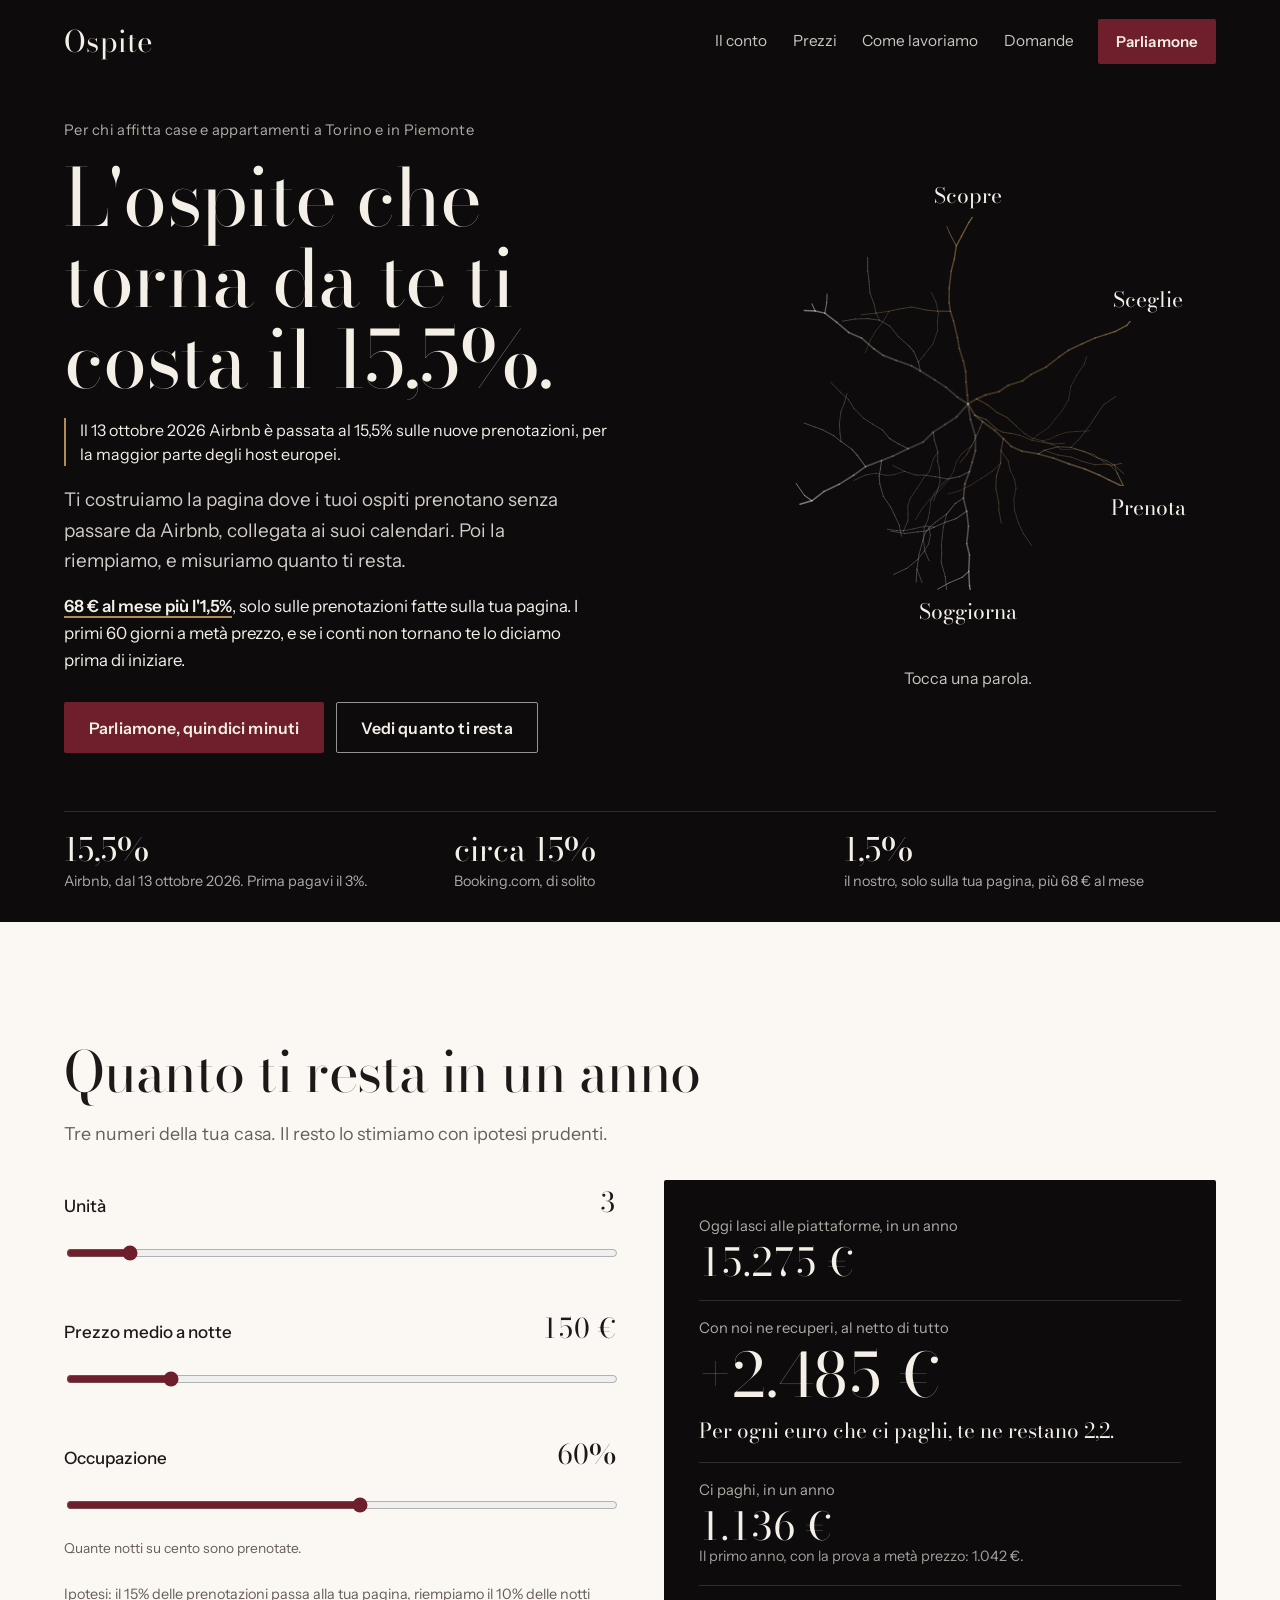
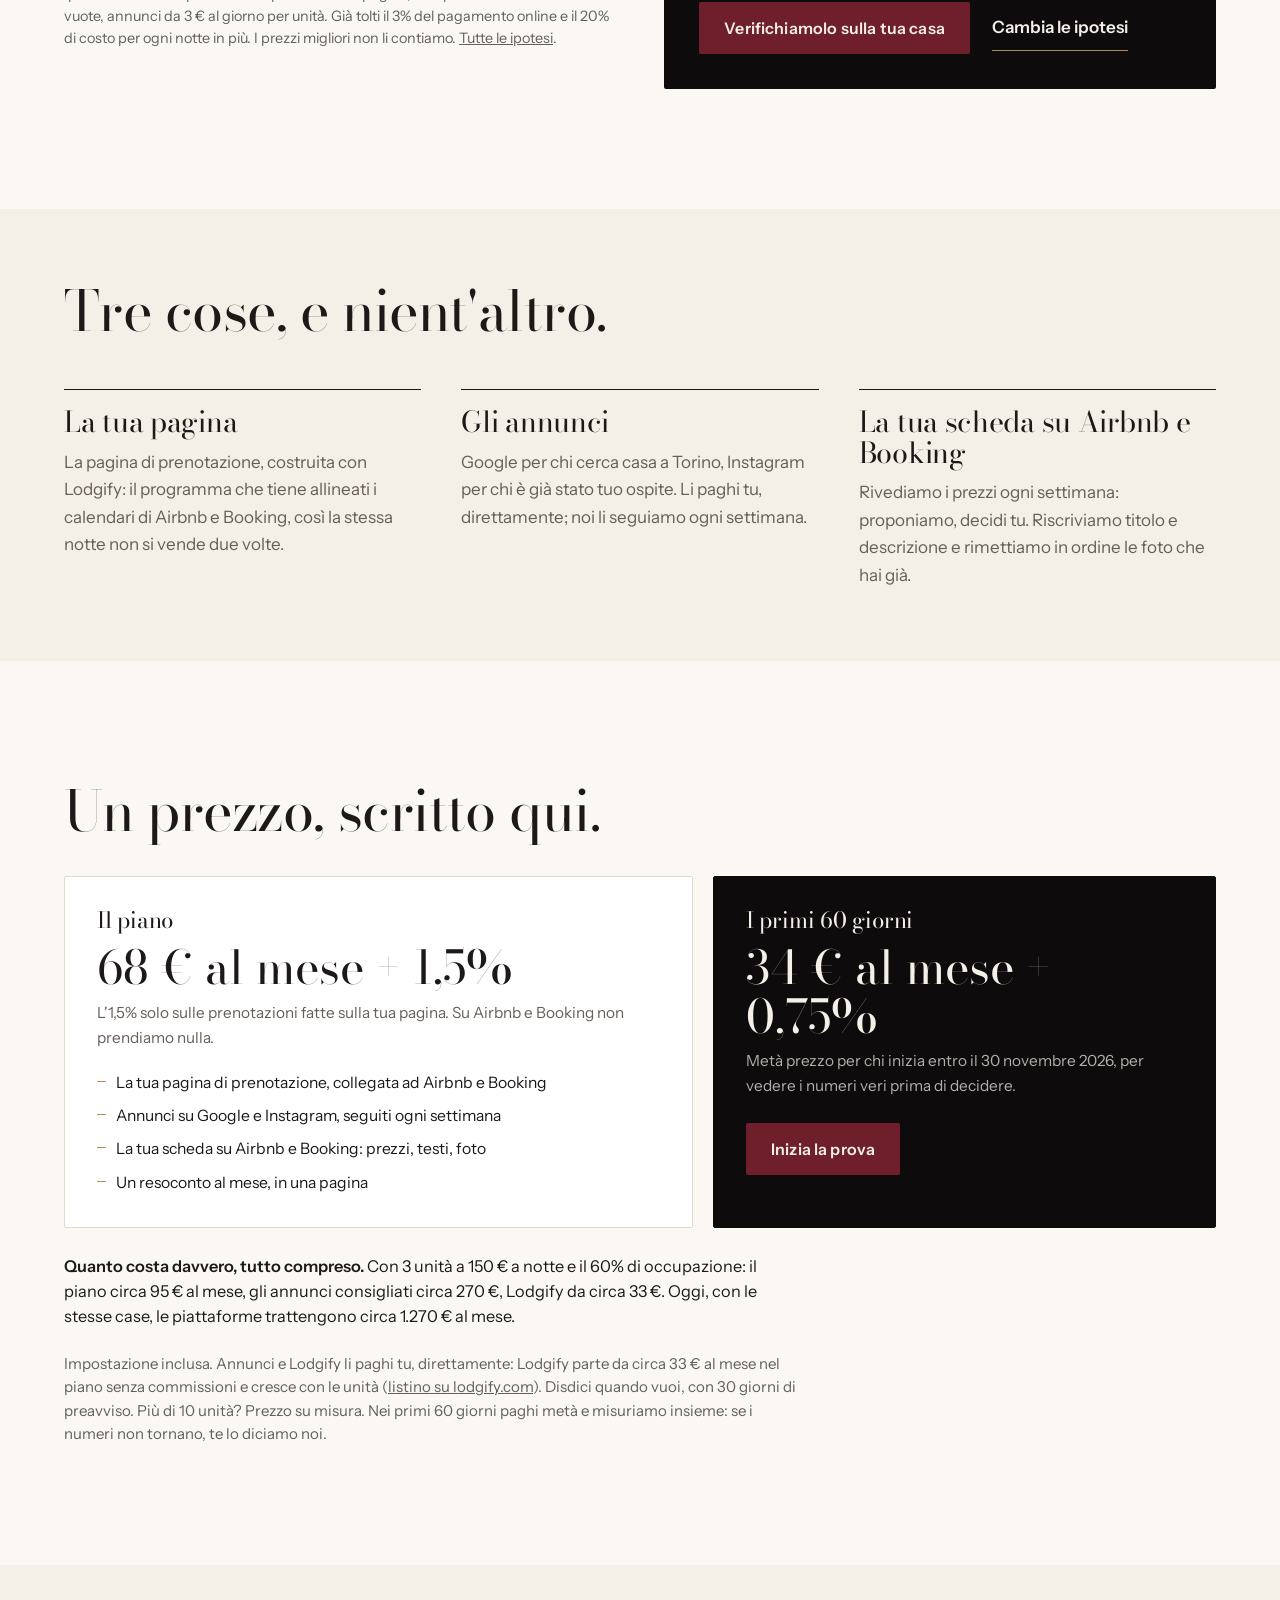
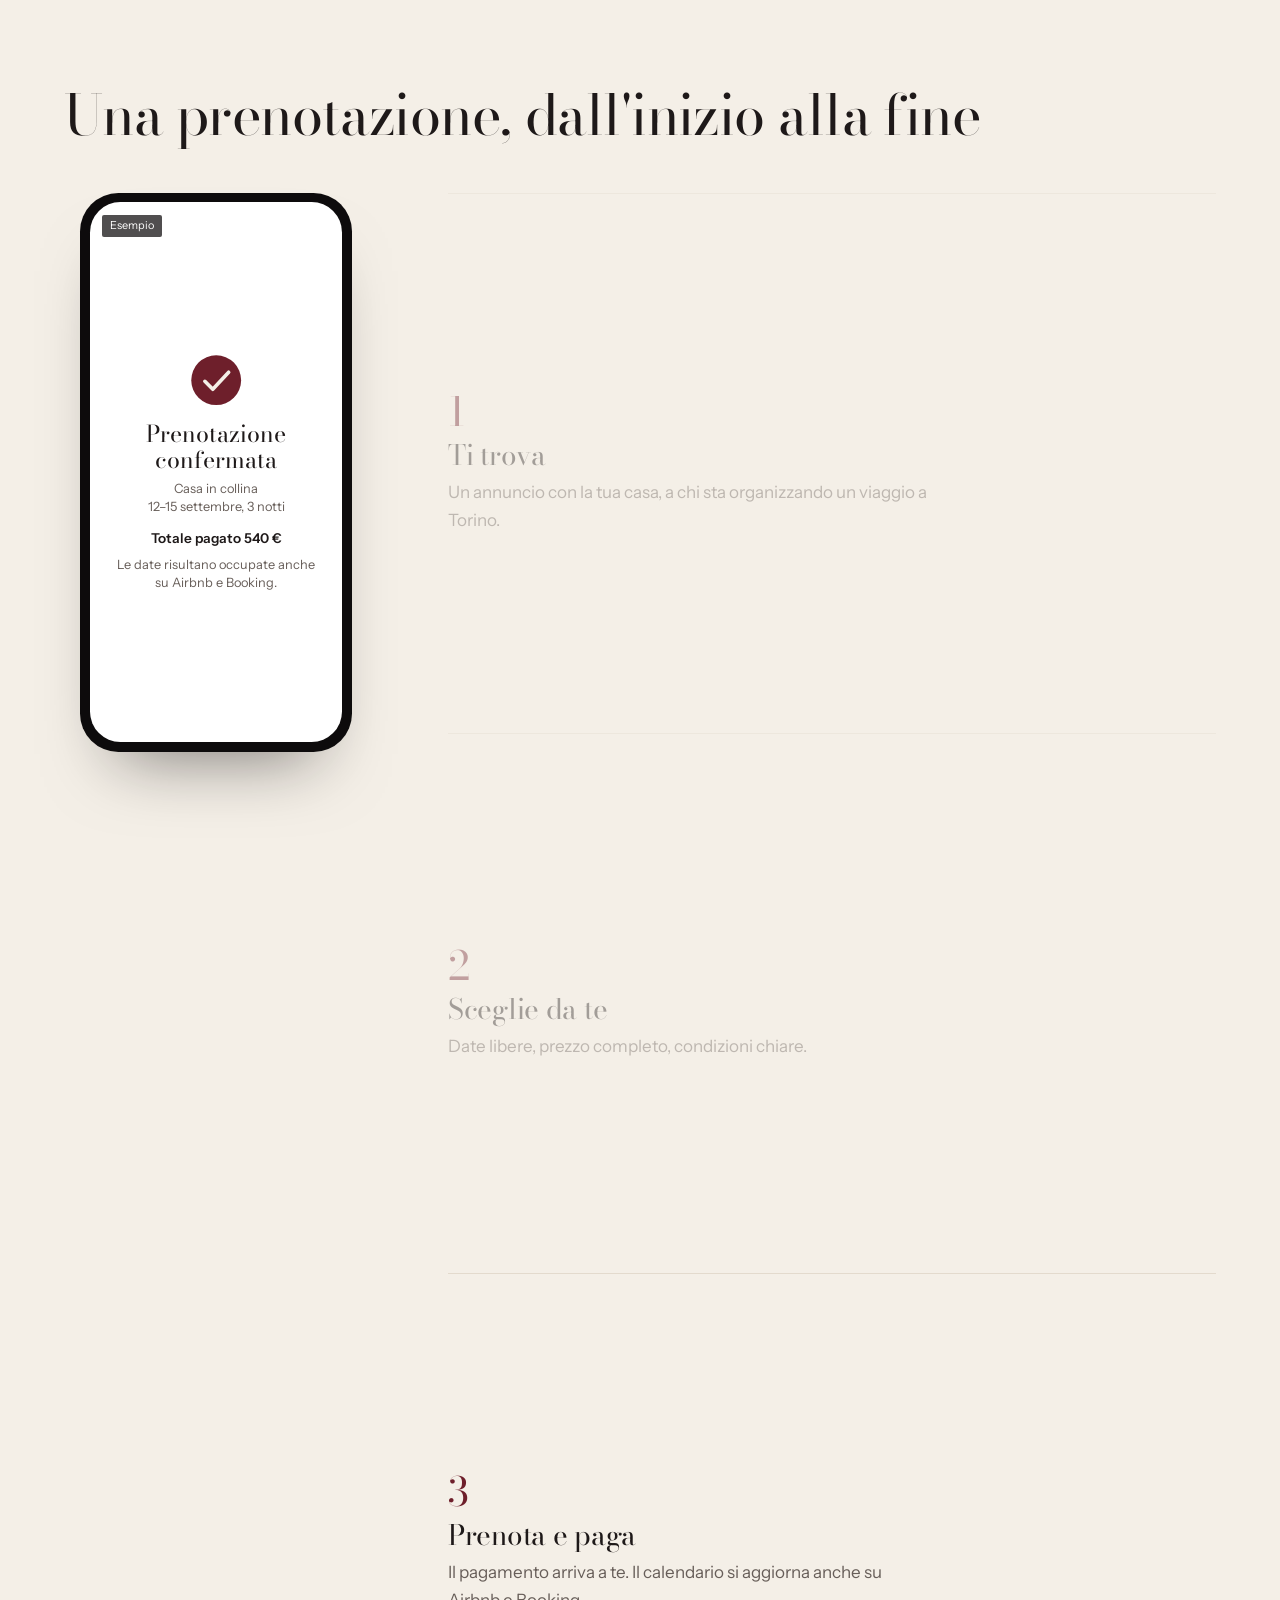
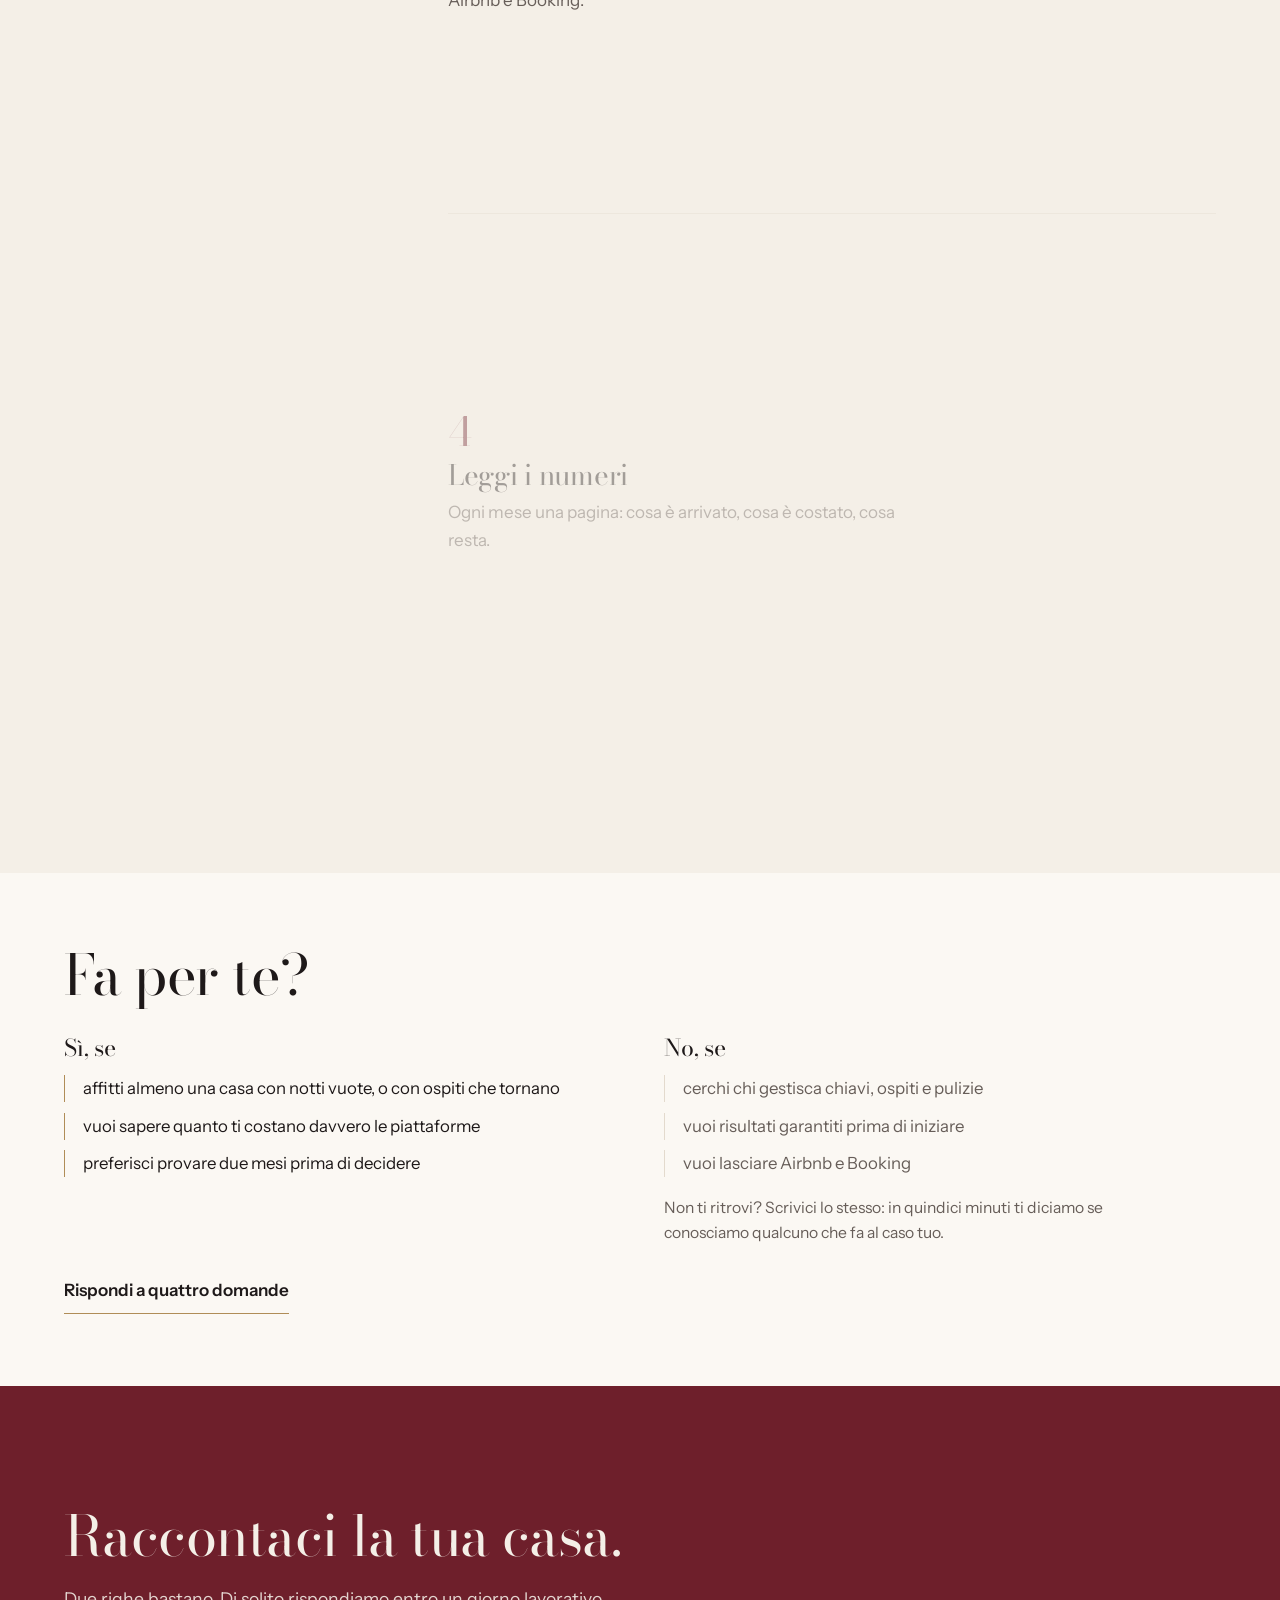
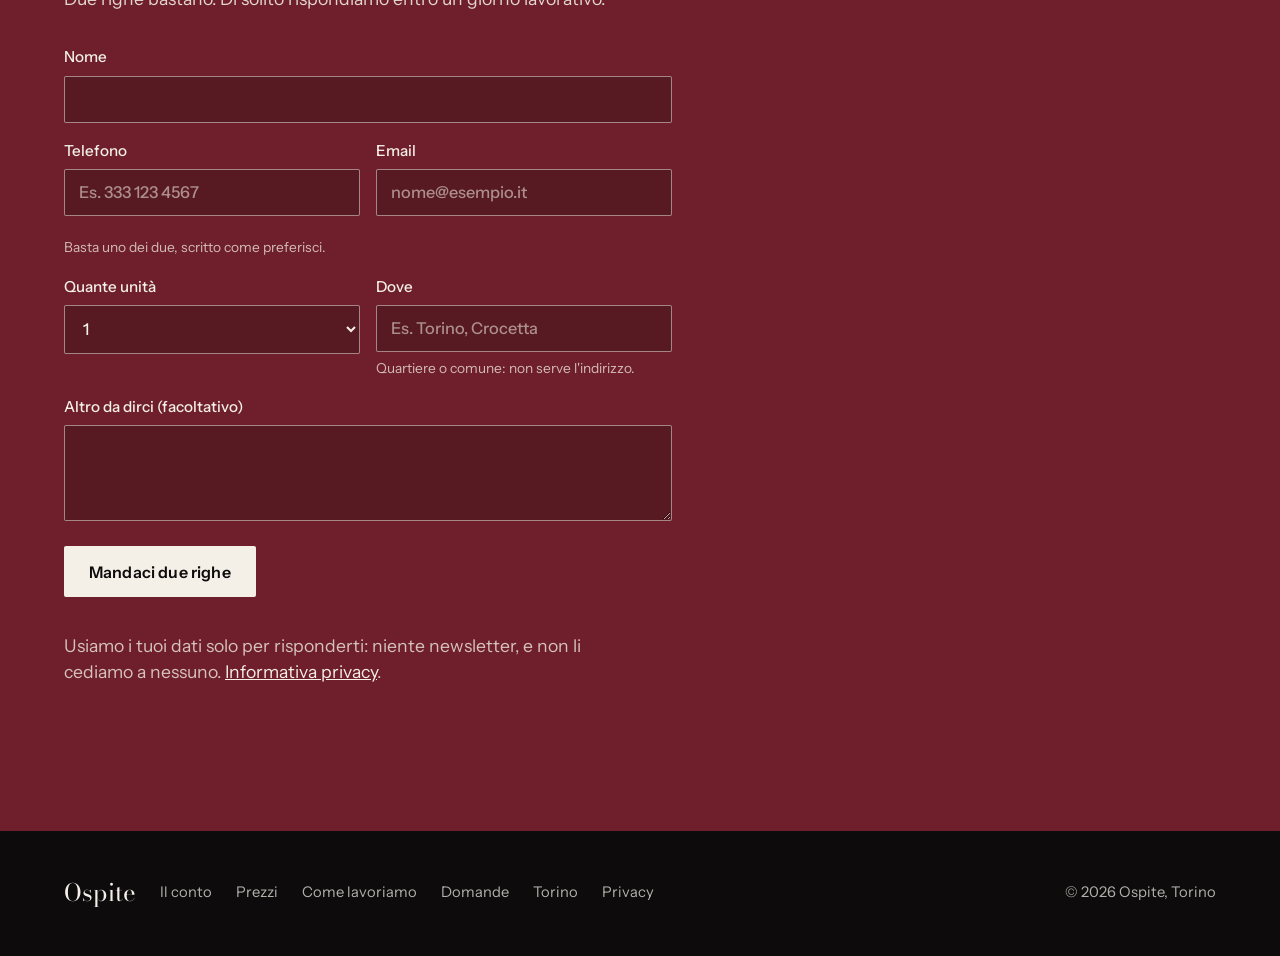
<file: prova sito Ospite 3/sito/index.html>
<!DOCTYPE html>
<html lang="it">
<head>
<meta charset="utf-8">
<meta name="viewport" content="width=device-width, initial-scale=1, viewport-fit=cover">
<title>Ospite | Prenotazioni dirette e notti piene, a Torino</title>
<meta name="description" content="Pagina di prenotazione, annunci e prezzi migliori per case e appartamenti a Torino e in Piemonte. 68 € al mese più l'1,5%. Prova a metà prezzo.">
<meta name="robots" content="noindex">
<link rel="canonical" href="https://fantastic-bombolone-9636cc.netlify.app/">
<meta name="theme-color" content="#0D0B0C">
<meta property="og:type" content="website">
<meta property="og:locale" content="it_IT">
<meta property="og:site_name" content="Ospite">
<meta property="og:title" content="Ospite | Prenotazioni dirette e notti piene, a Torino">
<meta property="og:description" content="Pagina di prenotazione, annunci e prezzi migliori per case e appartamenti a Torino e in Piemonte. 68 € al mese più l'1,5%. Prova a metà prezzo.">
<meta property="og:url" content="https://fantastic-bombolone-9636cc.netlify.app/">
<meta property="og:image" content="https://fantastic-bombolone-9636cc.netlify.app/images/condividi.jpg">
<meta property="og:image:width" content="1200">
<meta property="og:image:height" content="630">
<meta property="og:image:alt" content="Ospite: l'ospite che torna da te ti costa il 15,5%.">
<meta name="twitter:card" content="summary_large_image">
<link rel="icon" href="data:image/svg+xml,%3Csvg xmlns='http://www.w3.org/2000/svg' viewBox='0 0 32 32'%3E%3Crect width='32' height='32' fill='%230D0B0C'/%3E%3Ccircle cx='16' cy='16' r='8.5' fill='none' stroke='%23F4EFE7' stroke-width='2.4'/%3E%3Ccircle cx='16' cy='16' r='2' fill='%236E1F2B'/%3E%3C/svg%3E">
<link rel="apple-touch-icon" href="apple-touch-icon.png">
<script>document.documentElement.className+=" js"</script>
<link rel="preload" href="assets/fonts/bodoni-moda.woff2" as="font" type="font/woff2" crossorigin>
<link rel="preload" href="assets/fonts/instrument-sans.woff2" as="font" type="font/woff2" crossorigin>
<link rel="stylesheet" href="assets/style.css">
<script type="application/ld+json">{"@context": "https://schema.org", "@type": "Organization", "name": "Ospite", "url": "https://fantastic-bombolone-9636cc.netlify.app/", "areaServed": ["Torino", "Piemonte"], "description": "Pagina di prenotazione diretta, annunci e prezzi migliori per chi affitta case e appartamenti a Torino e in Piemonte."}</script>
</head>
<body>
<a class="salta" href="#contenuto">Vai al contenuto</a>
<header class="testata">
  <div class="wrap testata-riga">
    <a class="marchio" href="index.html">Ospite</a>
    <nav class="menu" aria-label="Menu principale"><a href="commissioni-airbnb-booking.html">Il conto</a><a href="index.html#prezzi">Prezzi</a><a href="come-lavoriamo.html">Come lavoriamo</a><a href="domande.html">Domande</a></nav>
    <a class="btn btn-vino btn-piccolo solo-desk" href="#contatti">Parliamone</a>
    <button class="menu-btn" type="button" aria-expanded="false" aria-controls="menu-mobile">Menu</button>
  </div>
  <nav class="menu-mobile" id="menu-mobile" aria-label="Menu su telefono"><a href="commissioni-airbnb-booking.html">Il conto</a><a href="index.html#prezzi">Prezzi</a><a href="come-lavoriamo.html">Come lavoriamo</a><a href="domande.html">Domande</a><a href="#contatti">Parliamone</a></nav>
</header>
<main id="contenuto">
  <section class="hero2" aria-labelledby="titolo">
    <div class="wrap hero2-griglia">
      <div class="hero2-testo">
        <p class="hero2-kicker">Per chi affitta case e appartamenti a Torino e in Piemonte</p>
        <h1 id="titolo">L'ospite che torna da te ti costa il 15,5%.</h1>
        <p class="avviso">Il 13 ottobre 2026 Airbnb è passata al 15,5% sulle nuove prenotazioni, per la maggior parte degli host europei.</p>
        <p class="hero2-lead">Ti costruiamo la pagina dove i tuoi ospiti prenotano senza passare da Airbnb, collegata ai suoi calendari. Poi la riempiamo, e misuriamo quanto ti resta.</p>
        <p class="hero2-prezzo"><strong>68 € al mese più l'1,5%</strong>, solo sulle prenotazioni fatte sulla tua pagina. I primi 60 giorni a metà prezzo, e se i conti non tornano te lo diciamo prima di iniziare.</p>
        <div class="hero2-azioni">
          <a class="btn btn-vino" href="#contatti">Parliamone, quindici minuti</a>
          <a class="btn btn-filo" href="#conto">Vedi quanto ti resta</a>
          <a class="btn btn-filo" data-wa hidden href="#">WhatsApp</a>
        </div>
      </div>
      <div class="hero2-ruota">
        <div class="ruota" data-ruota>
          <canvas aria-hidden="true"></canvas>
          <svg class="ruota-anello" viewBox="0 0 100 100" aria-hidden="true"><circle cx="50" cy="50" r="42" pathLength="100" transform="rotate(-90 50 50)"/></svg>
          <div class="ruota-centro" aria-hidden="true"><span class="ruota-num">15,5%</span><span class="ruota-cap">ogni volta che torna</span></div>
        </div>
        <p class="ruota-testo" id="ruota-testo" aria-live="polite">Tocca una parola.</p>
        <noscript><p class="ruota-testo">Scopre, sceglie, prenota, soggiorna, ricorda, ritorna. Ogni volta che torna, la piattaforma trattiene il 15,5%.</p></noscript>
      </div>
    </div>
    <ul class="wrap fatti" aria-label="Le commissioni in breve">
      <li><b>15,5%</b><span>Airbnb, dal 13 ottobre 2026. Prima pagavi il 3%.</span></li>
      <li><b>circa 15%</b><span>Booking.com, di solito</span></li>
      <li><b>1,5%</b><span>il nostro, solo sulla tua pagina, più 68 € al mese</span></li>
    </ul>
  </section>

  <section id="conto" aria-labelledby="conto-titolo">
    <div class="wrap">
      <h2 id="conto-titolo">Quanto ti resta in un anno</h2>
      <p class="intro">Tre numeri della tua casa. Il resto lo stimiamo con ipotesi prudenti.</p>
      <div class="conto" data-conto="mini">
        <div class="conto-campi">
          <div class="comando"><label for="m-u">Unità <output data-v="u" for="m-u"></output></label><input id="m-u" data-k="u" type="range" min="1" max="20" step="1" value="3"></div>
          <div class="comando"><label for="m-p">Prezzo medio a notte <output data-v="p" for="m-p"></output></label><input id="m-p" data-k="p" type="range" min="50" max="600" step="10" value="150"></div>
          <div class="comando"><label for="m-o">Occupazione <output data-v="o" for="m-o"></output></label><input id="m-o" data-k="o" type="range" min="20" max="95" step="5" value="60"><p class="aiuto">Quante notti su cento sono prenotate.</p></div>
          <p class="conto-ipotesi">Ipotesi: il 15% delle prenotazioni passa alla tua pagina, riempiamo il 10% delle notti vuote, annunci da 3 € al giorno per unità. Già tolti il 3% del pagamento online e il 20% di costo per ogni notte in più. I prezzi migliori non li contiamo. <a href="commissioni-airbnb-booking.html#numeri">Tutte le ipotesi</a>.</p>
        </div>
        <div class="conto-esito">
          <div class="riga"><div class="lbl">Oggi lasci alle piattaforme, in un anno</div><div class="num" data-o="oggi"></div></div>
          <div class="riga"><div class="lbl">Con noi ne recuperi, al netto di tutto</div><div class="num grande" data-o="resta"></div><p class="pereuro" data-o="pereuro"></p></div>
          <div class="riga"><div class="lbl">Ci paghi, in un anno</div><div class="num" data-o="piano"></div><p class="nota" data-o="primoanno"></p></div>
          <div class="riga conto-azioni"><button class="btn btn-vino" type="button" data-verifica>Verifichiamolo sulla tua casa</button><a class="link-freccia" href="commissioni-airbnb-booking.html#anno">Cambia le ipotesi</a></div>
        </div>
      </div>
    </div>
  </section>

  <section class="sfondo-avorio compatta" aria-labelledby="cosa-titolo">
    <div class="wrap">
      <h2 id="cosa-titolo">Tre cose, e nient'altro.</h2>
      <div class="tre">
        <article><h3>La tua pagina</h3><p>La pagina di prenotazione, costruita con Lodgify: il programma che tiene allineati i calendari di Airbnb e Booking, così la stessa notte non si vende due volte.</p></article>
        <article><h3>Gli annunci</h3><p>Google per chi cerca casa a Torino, Instagram per chi è già stato tuo ospite. Li paghi tu, direttamente; noi li seguiamo ogni settimana.</p></article>
        <article><h3>La tua scheda su Airbnb e Booking</h3><p>Rivediamo i prezzi ogni settimana: proponiamo, decidi tu. Riscriviamo titolo e descrizione e rimettiamo in ordine le foto che hai già.</p></article>
      </div>
    </div>
  </section>

  <section id="prezzi" aria-labelledby="prezzi-titolo">
    <div class="wrap">
      <h2 id="prezzi-titolo">Un prezzo, scritto qui.</h2>
      <div class="prezzi">
        <div class="prezzo-card">
          <h3>Il piano</h3>
          <p class="prezzo-cifra">68 € al mese + 1,5%</p>
          <p class="prezzo-sotto">L'1,5% solo sulle prenotazioni fatte sulla tua pagina. Su Airbnb e Booking non prendiamo nulla.</p>
          <ul class="prezzo-lista">
            <li>La tua pagina di prenotazione, collegata ad Airbnb e Booking</li>
            <li>Annunci su Google e Instagram, seguiti ogni settimana</li>
            <li>La tua scheda su Airbnb e Booking: prezzi, testi, foto</li>
            <li>Un resoconto al mese, in una pagina</li>
          </ul>
        </div>
        <div class="prezzo-card scuro">
          <h3>I primi 60 giorni</h3>
          <p class="prezzo-cifra">34 € al mese + 0,75%</p>
          <p class="prezzo-sotto">Metà prezzo per chi inizia entro il 30 novembre 2026, per vedere i numeri veri prima di decidere.</p>
          <p class="prezzo-azione"><a class="btn btn-vino" href="#contatti">Inizia la prova</a></p>
        </div>
      </div>
      <p class="prezzo-esempio"><strong>Quanto costa davvero, tutto compreso.</strong> Con 3 unità a 150 € a notte e il 60% di occupazione: il piano circa 95 € al mese, gli annunci consigliati circa 270 €, Lodgify da circa 33 €. Oggi, con le stesse case, le piattaforme trattengono circa 1.270 € al mese.</p>
      <p class="prezzo-nota">Impostazione inclusa. Annunci e Lodgify li paghi tu, direttamente: Lodgify parte da circa 33 € al mese nel piano senza commissioni e cresce con le unità (<a href="https://www.lodgify.com/it/" target="_blank" rel="noopener">listino su lodgify.com</a>). Disdici quando vuoi, con 30 giorni di preavviso. Più di 10 unità? Prezzo su misura. Nei primi 60 giorni paghi metà e misuriamo insieme: se i numeri non tornano, te lo diciamo noi.</p>
    </div>
  </section>

  <section class="viaggio" aria-labelledby="viaggio-titolo">
    <div class="wrap">
      <h2 id="viaggio-titolo">Una prenotazione, dall'inizio alla fine</h2>
      <div class="viaggio-griglia">
        <div class="viaggio-visuale" aria-hidden="true">
          <div class="telefono"><div class="schermo">
            <div class="vschermo on">
              <span class="esempio esempio-sotto">Esempio</span>
              <div class="annuncio" style="background-image:url('images/calice.jpg');background-image:image-set(url('images/calice.webp') type('image/webp'),url('images/calice.jpg') type('image/jpeg'))">
                <div class="annuncio-top"><span>Casa in collina</span><span>Sponsorizzato</span></div>
                <div class="annuncio-giu"><p>L'ora del calice, a settembre.</p><span class="annuncio-cta">Prenota direttamente</span></div>
              </div>
            </div>
            <div class="vschermo">
              <span class="esempio">Esempio</span>
              <div class="mini-foto" style="background-image:url('images/colazione.jpg');background-image:image-set(url('images/colazione.webp') type('image/webp'),url('images/colazione.jpg') type('image/jpeg'))"></div>
              <div class="mini-corpo">
                <div class="mini-titolo">Casa in collina</div>
                <div class="mini-meta">Fino a 6 ospiti</div>
                <div class="mini-prezzo">180 € a notte</div>
                <div class="mini-righe"><span>Arrivo</span><span>12 settembre</span><span>Partenza</span><span>15 settembre</span><span class="tot">Totale</span><span class="tot">540 €</span></div>
                <span class="mini-bottone">Prenota</span>
                <p class="mini-nota">Prezzo completo, nessun costo alla fine.</p>
              </div>
            </div>
            <div class="vschermo">
              <span class="esempio">Esempio</span>
              <div class="fatto">
                <svg viewBox="0 0 48 48"><circle cx="24" cy="24" r="22" fill="#6E1F2B"/><path d="M14 25 L21 32 L35 17" fill="none" stroke="#F4EFE7" stroke-width="3.2" stroke-linecap="round" stroke-linejoin="round"/></svg>
                <div class="t">Prenotazione confermata</div>
                <div class="d">Casa in collina<br>12–15 settembre, 3 notti</div>
                <div class="tot">Totale pagato 540 €</div>
                <div class="d">Le date risultano occupate anche su Airbnb e Booking.</div>
              </div>
            </div>
            <div class="vschermo">
              <span class="esempio esempio-basso">Esempio</span>
              <div class="resoconto">
                <div class="t">Resoconto di settembre</div>
                <div class="s">Esempio, con numeri inventati</div>
                <dl>
                  <dt>Prenotazioni dalla tua pagina</dt><dd>6</dd>
                  <dt>Valore</dt><dd>4.800 €</dd>
                  <dt>Notti che erano vuote</dt><dd>5</dd>
                  <dt>Commissioni non pagate</dt><dd>744 €</dd>
                  <dt>Annunci</dt><dd>−300 €</dd>
                  <dt>Pagamento online</dt><dd>−144 €</dd>
                  <dt class="somma">Il nostro piano</dt><dd class="somma">−140 €</dd>
                </dl>
              </div>
            </div>
          </div></div>
        </div>
        <ol class="viaggio-passi">
          <li class="passo on" data-passo="0"><h3>Ti trova</h3><p>Un annuncio con la tua casa, a chi sta organizzando un viaggio a Torino.</p></li>
          <li class="passo" data-passo="1"><h3>Sceglie da te</h3><p>Date libere, prezzo completo, condizioni chiare.</p></li>
          <li class="passo" data-passo="2"><h3>Prenota e paga</h3><p>Il pagamento arriva a te. Il calendario si aggiorna anche su Airbnb e Booking.</p></li>
          <li class="passo" data-passo="3"><h3>Leggi i numeri</h3><p>Ogni mese una pagina: cosa è arrivato, cosa è costato, cosa resta.</p></li>
        </ol>
      </div>
    </div>
  </section>

  <section class="compatta" aria-labelledby="perte-titolo">
    <div class="wrap">
      <h2 id="perte-titolo">Fa per te?</h2>
      <div class="si-no">
        <div class="si"><h3>Sì, se</h3><ul><li>affitti almeno una casa con notti vuote, o con ospiti che tornano</li><li>vuoi sapere quanto ti costano davvero le piattaforme</li><li>preferisci provare due mesi prima di decidere</li></ul></div>
        <div class="no"><h3>No, se</h3><ul><li>cerchi chi gestisca chiavi, ospiti e pulizie</li><li>vuoi risultati garantiti prima di iniziare</li><li>vuoi lasciare Airbnb e Booking</li></ul>
          <p class="si-no-uscita">Non ti ritrovi? Scrivici lo stesso: in quindici minuti ti diciamo se conosciamo qualcuno che fa al caso tuo.</p></div>
      </div>
      <p class="si-no-link"><a class="link-freccia" href="come-lavoriamo.html#fa-per-te">Rispondi a quattro domande</a></p>
    </div>
  </section>

  <section id="chi-ce-dietro" hidden></section>
<section class="contatti" id="contatti" aria-labelledby="contatti-titolo">
  <div class="wrap">
    <h2 id="contatti-titolo">Raccontaci la tua casa.</h2>
    <p>Due righe bastano. Di solito rispondiamo entro un giorno lavorativo.</p>
    <form class="modulo" name="contatto" method="POST" action="/grazie.html" data-netlify="true" netlify-honeypot="trappola">
      <input type="hidden" name="form-name" value="contatto">
      <p hidden><label>Non compilare questo campo <input name="trappola"></label></p>
      <div><label for="f-nome">Nome</label><input id="f-nome" name="nome" autocomplete="name" required></div>
      <div class="riga2">
        <div><label for="f-tel">Telefono</label><input id="f-tel" name="telefono" type="tel" aria-describedby="f-recapito-aiuto" inputmode="tel" autocomplete="tel" placeholder="Es. 333 123 4567"></div>
        <div><label for="f-email">Email</label><input id="f-email" name="email" type="email" aria-describedby="f-recapito-aiuto" autocomplete="email" placeholder="nome@esempio.it"></div>
      </div>
      <p class="aiuto" id="f-recapito-aiuto">Basta uno dei due, scritto come preferisci.</p>
      <noscript><p class="aiuto">Lasciaci almeno uno dei due, telefono o email: senza, non possiamo risponderti.</p></noscript>
      <div class="riga2">
        <div><label for="f-unita">Quante unità</label><select id="f-unita" name="unita"><option>1</option><option>Da 2 a 5</option><option>Da 6 a 10</option><option>Più di 10</option></select></div>
        <div><label for="f-dove">Dove</label><input id="f-dove" name="dove" autocomplete="address-level2" aria-describedby="f-dove-aiuto" placeholder="Es. Torino, Crocetta"><p class="aiuto" id="f-dove-aiuto">Quartiere o comune: non serve l'indirizzo.</p></div>
      </div>
      <div><label for="f-msg">Altro da dirci (facoltativo)</label><textarea id="f-msg" name="messaggio"></textarea></div>
      <p class="modulo-errore" id="f-errore" role="alert" hidden>Lasciaci un telefono o un'email, così possiamo risponderti.</p>
      <div><button class="btn btn-chiaro" type="submit">Mandaci due righe</button></div>
      <p class="nota">Usiamo i tuoi dati solo per risponderti: niente newsletter, e non li cediamo a nessuno. <a href="privacy.html">Informativa privacy</a>.</p>
    </form>
    <div class="contatti-altri"><a data-wa hidden href="#">Scrivici su WhatsApp</a></div>
  </div>
</section>
</main>
<footer class="piede">
  <div class="wrap piede-griglia">
    <a class="marchio" href="index.html">Ospite</a>
    <nav aria-label="Piè di pagina"><a href="commissioni-airbnb-booking.html">Il conto</a><a href="index.html#prezzi">Prezzi</a><a href="come-lavoriamo.html">Come lavoriamo</a><a href="domande.html">Domande</a><a href="prenotazioni-dirette-torino.html">Torino</a><a href="privacy.html">Privacy</a></nav>
    <span>© 2026 Ospite, Torino</span>
  </div>
</footer>
<div class="barra-mobile"><a class="btn btn-vino" href="#contatti">Parliamone</a></div>
<script src="assets/site.js" defer></script>
<script src="assets/ruota.js" defer></script>
</body>
</html>
</file>
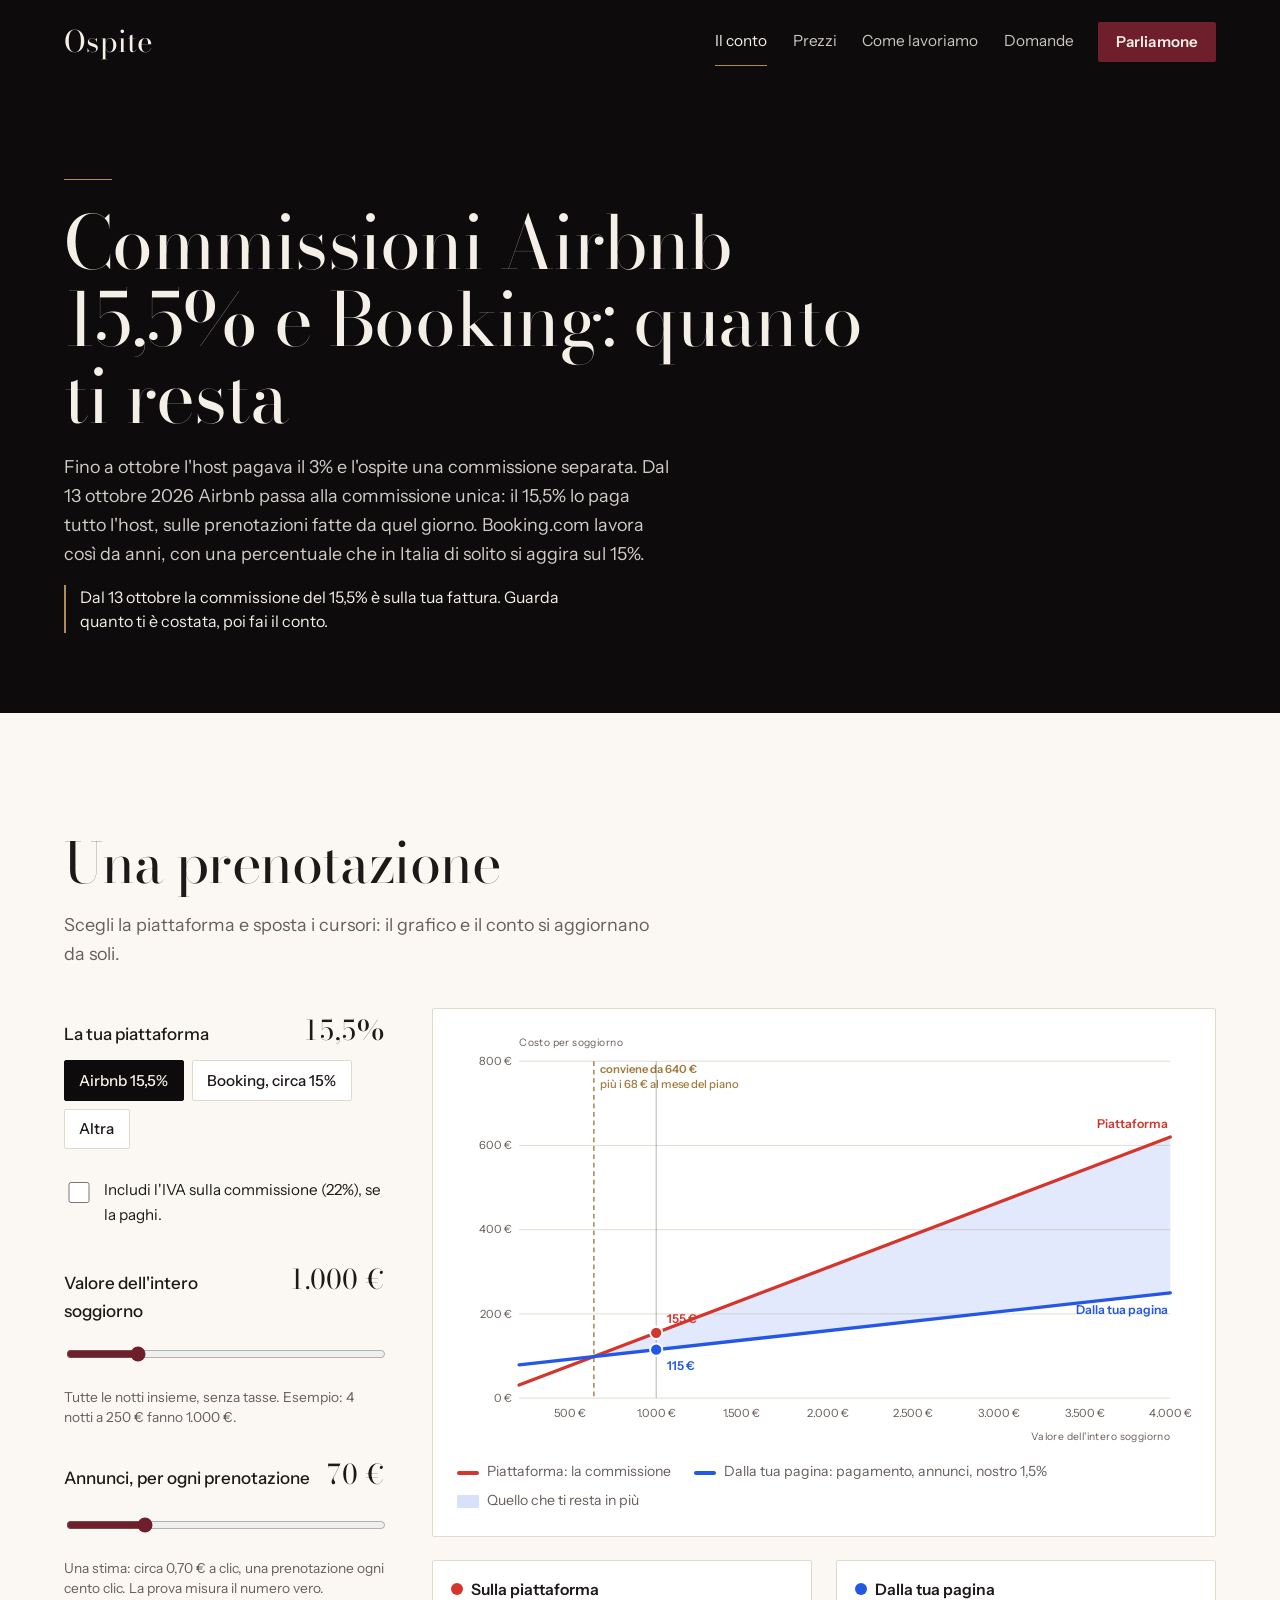
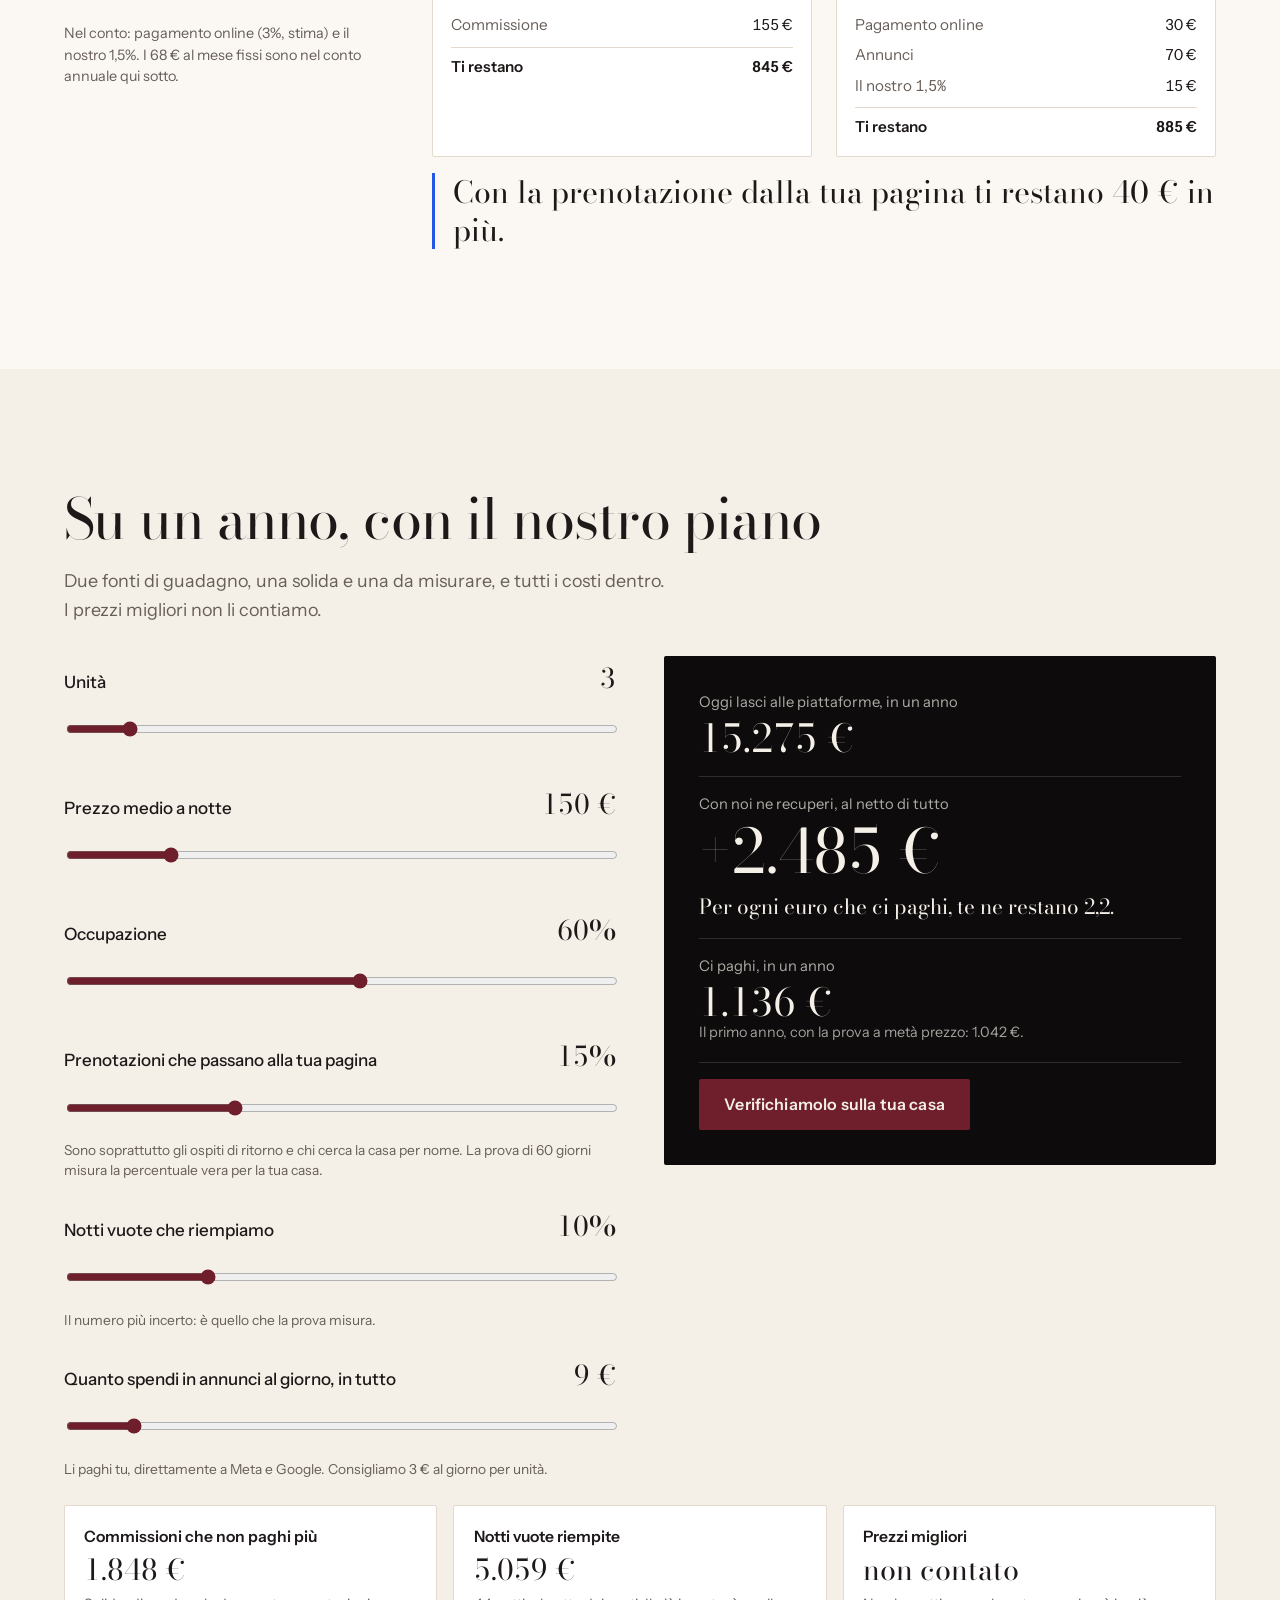
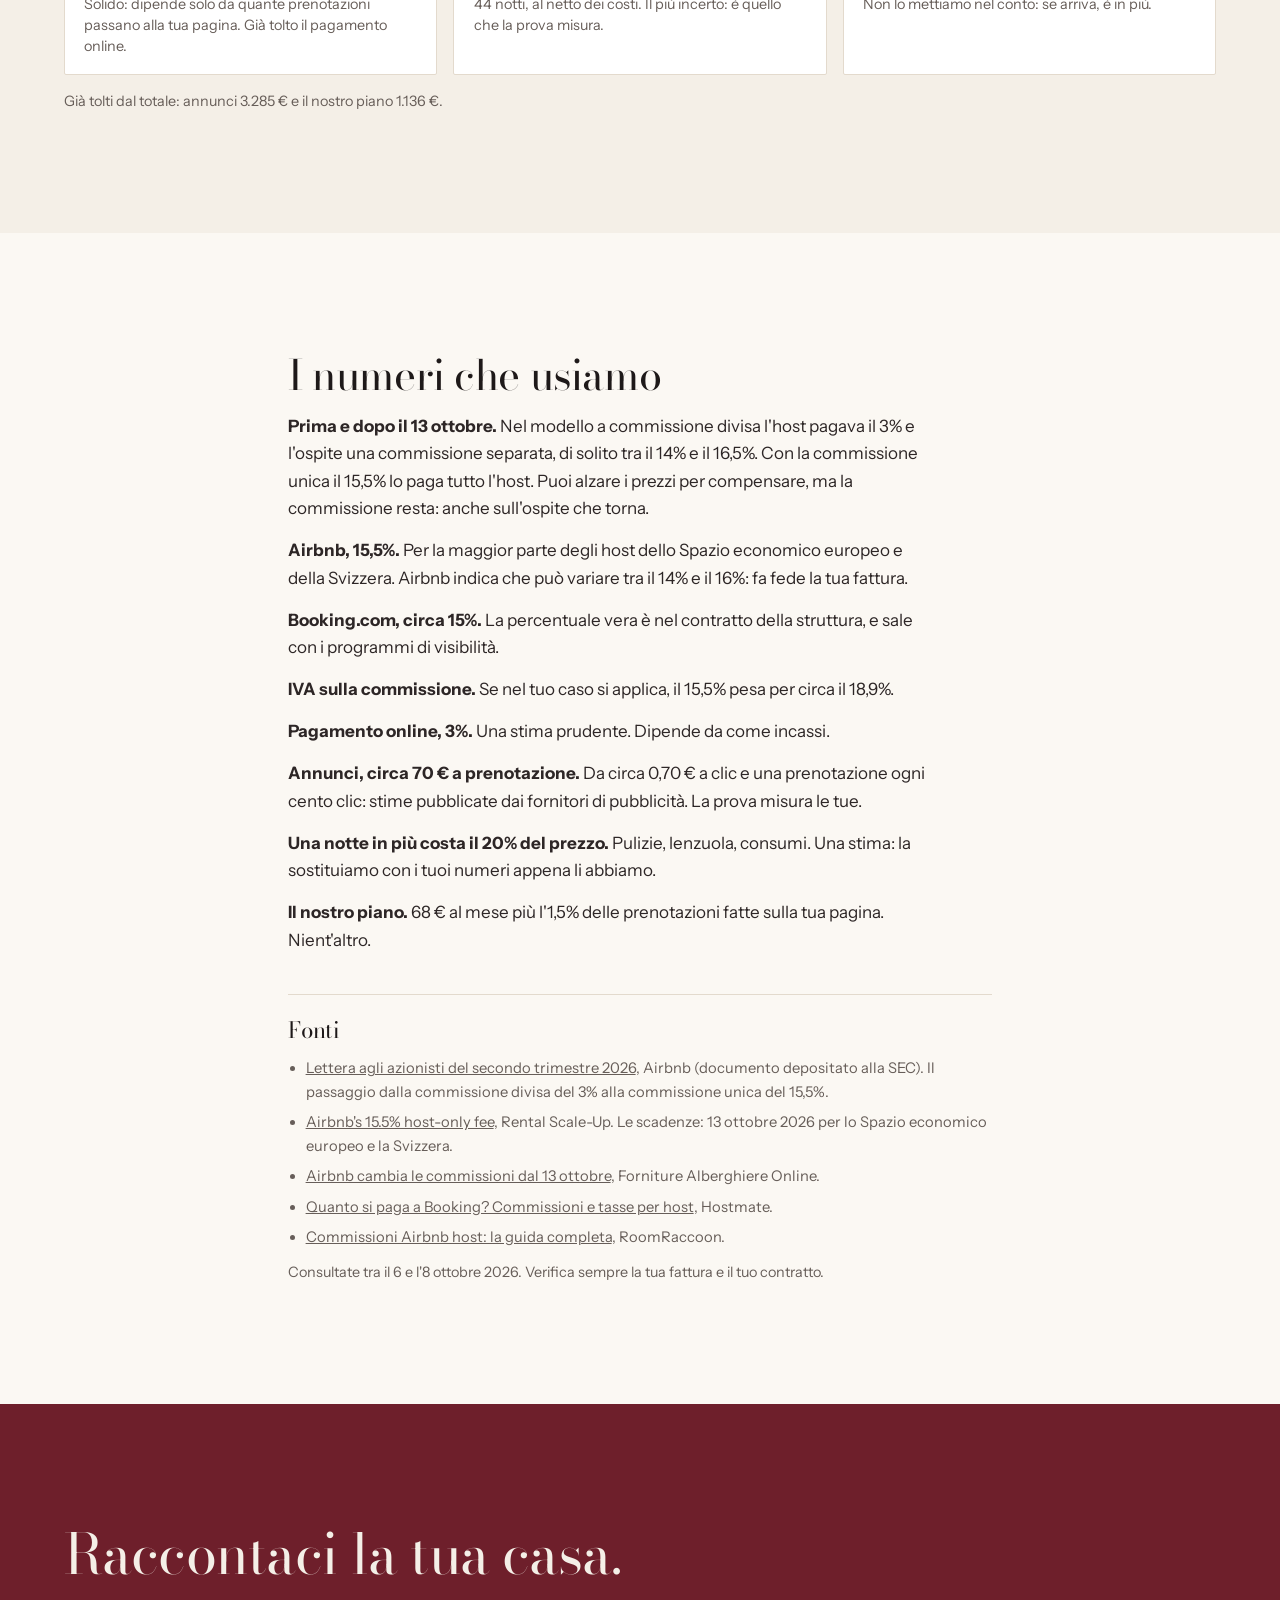
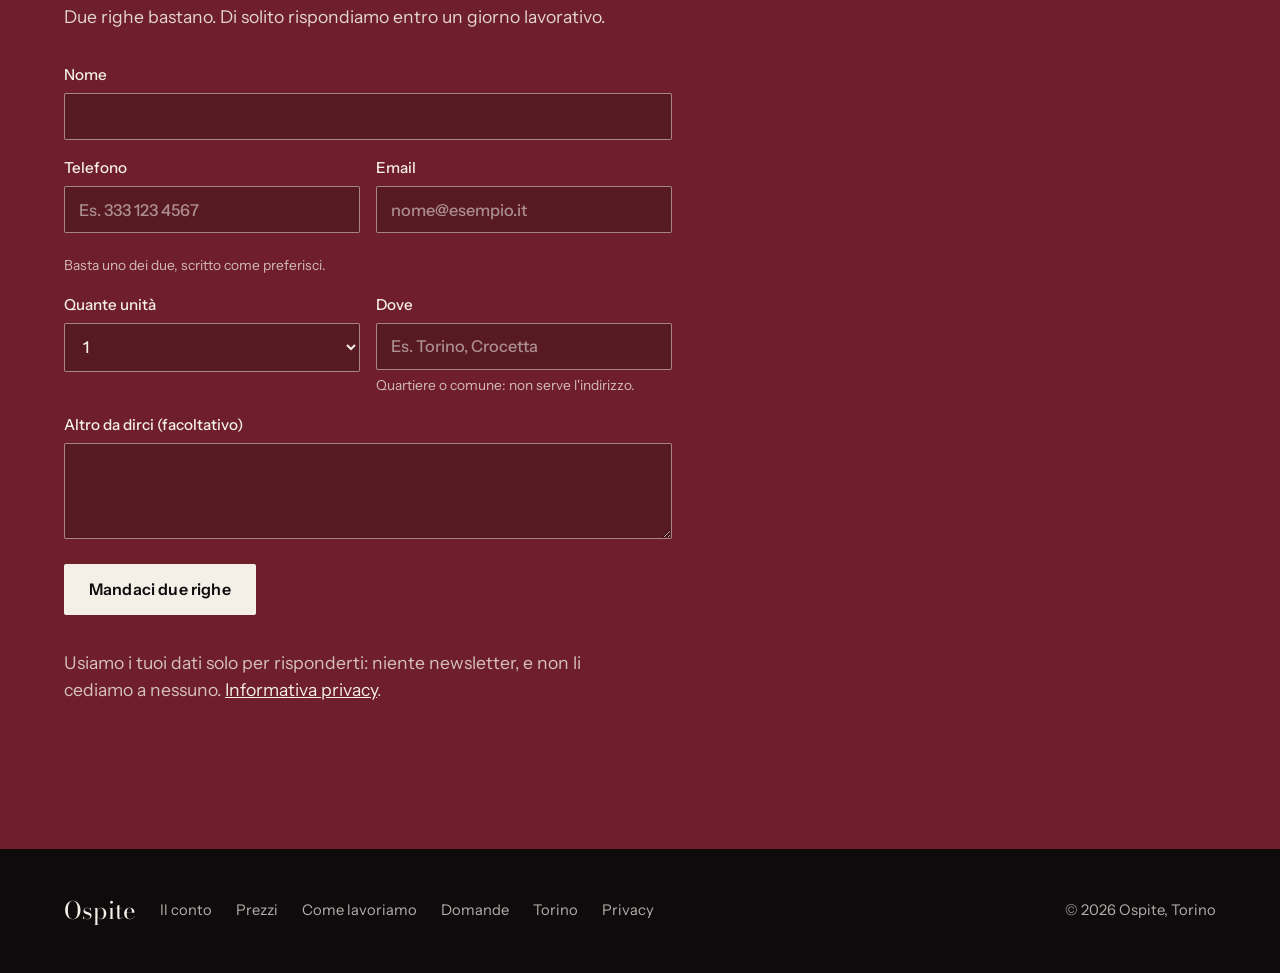
<file: prova sito Ospite 3/anteprima-commissioni.html>
<!DOCTYPE html>
<html lang="it">
<head>
<meta charset="utf-8">
<meta name="viewport" content="width=device-width, initial-scale=1, viewport-fit=cover">
<title>Commissioni Airbnb 15,5% e Booking: quanto ti resta | Ospite</title>
<meta name="description" content="Dal 13 ottobre 2026 Airbnb trattiene il 15,5% agli host europei. Confronta commissione e prenotazione diretta, soggiorno per soggiorno e su un anno.">
<meta name="robots" content="noindex"><!-- AL LANCIO: togli questa riga -->
<link rel="canonical" href="https://fantastic-bombolone-9636cc.netlify.app/commissioni-airbnb-booking">
<meta name="theme-color" content="#0D0B0C">
<meta property="og:type" content="website">
<meta property="og:locale" content="it_IT">
<meta property="og:site_name" content="Ospite">
<meta property="og:title" content="Commissioni Airbnb 15,5% e Booking: quanto ti resta | Ospite">
<meta property="og:description" content="Dal 13 ottobre 2026 Airbnb trattiene il 15,5% agli host europei. Confronta commissione e prenotazione diretta, soggiorno per soggiorno e su un anno.">
<meta property="og:url" content="https://fantastic-bombolone-9636cc.netlify.app/commissioni-airbnb-booking">
<meta property="og:image" content="https://fantastic-bombolone-9636cc.netlify.app/[data-uri]">
<meta property="og:image:width" content="1200">
<meta property="og:image:height" content="630">
<meta property="og:image:alt" content="Ospite: l'ospite che torna da te ti costa il 15,5%.">
<meta name="twitter:card" content="summary_large_image">
<link rel="icon" href="data:image/svg+xml,%3Csvg xmlns='http://www.w3.org/2000/svg' viewBox='0 0 32 32'%3E%3Crect width='32' height='32' fill='%230D0B0C'/%3E%3Ccircle cx='16' cy='16' r='8.5' fill='none' stroke='%23F4EFE7' stroke-width='2.4'/%3E%3Ccircle cx='16' cy='16' r='2' fill='%236E1F2B'/%3E%3C/svg%3E">
<link rel="apple-touch-icon" href="apple-touch-icon.png">
<script>document.documentElement.className+=" js"</script>
<style>
/* Ospite: foglio di stile comune a tutte le pagine */
/* Caratteri ospitati sul sito: niente richieste a Google, testo subito leggibile */
@font-face{font-family:"Bodoni Moda";src:url([data-uri]) format("woff2");font-weight:400 900;font-style:normal;font-display:swap}
@font-face{font-family:"Instrument Sans";src:url([data-uri]) format("woff2");font-weight:400 700;font-style:normal;font-display:swap}
:root{
  --nero:#0D0B0C;
  --nero2:#1B1517;
  --avorio:#F4EFE7;
  --carta:#FBF8F3;
  --linea:#E3DACD;
  --testo:#1E1919;
  --testo2:#675E59;
  --bordeaux:#6E1F2B;
  --bordeaux2:#8E2C3A;
  --ottone:#B08D57;
  --display:"Bodoni Moda", "Bodoni 72", Didot, Georgia, serif;
  --sans:"Instrument Sans", system-ui, -apple-system, "Segoe UI", Roboto, sans-serif;
  --pad:clamp(1.25rem, 5vw, 3rem);
}
*,*::before,*::after{box-sizing:border-box}
html{-webkit-text-size-adjust:100%}
body{margin:0;font-family:var(--sans);font-size:1.0625rem;line-height:1.62;color:var(--testo);background:var(--carta)}
img,svg{display:block;max-width:100%}
a{color:inherit}
h1,h2,h3{font-family:var(--display);font-weight:400;line-height:1.06;letter-spacing:-.01em;margin:0}
p{margin:0}
:focus-visible{outline:2px solid var(--ottone);outline-offset:3px}
.wrap{width:min(72rem, 100% - 2*var(--pad));margin-inline:auto}
.stretto{width:min(44rem, 100% - 2*var(--pad));margin-inline:auto}
.salta{position:absolute;left:-999px;top:0;z-index:60;background:var(--avorio);color:var(--nero);padding:.6rem 1rem}
.salta:focus{left:.5rem;top:.5rem}
section{padding-block:clamp(4rem, 10vw, 7.5rem)}
h2{font-size:clamp(2.1rem, 5vw, 3.5rem)}
.intro{margin-top:1.1rem;color:var(--testo2);max-width:38rem;font-size:1.12rem}
.nota{font-size:.9rem;color:var(--testo2);line-height:1.5}
.filetto{display:block;width:3rem;height:1px;background:var(--ottone);margin-bottom:1.5rem}

/* ---------- pulsanti ---------- */
.btn{display:inline-block;font:600 1rem/1 var(--sans);letter-spacing:.01em;padding:1.05rem 1.5rem;border-radius:2px;text-decoration:none;border:1px solid transparent;cursor:pointer;transition:background-color .2s,color .2s,border-color .2s}
.btn-vino{background:var(--bordeaux);color:var(--avorio)}
.btn-vino:hover{background:var(--bordeaux2)}
.btn-chiaro{background:var(--avorio);color:var(--nero)}
.btn-chiaro:hover{background:#fff}
.btn-filo{border-color:rgba(244,239,231,.6);color:var(--avorio);background:transparent}
.btn-filo:hover{border-color:var(--avorio);background:rgba(244,239,231,.08)}
.btn-piccolo{padding:.72rem 1.05rem;font-size:.94rem}
.link-freccia{font-weight:600;text-decoration:none;border-bottom:1px solid var(--ottone);padding-bottom:2px}
.link-freccia:hover{border-bottom-color:var(--bordeaux)}

/* ---------- intestazione ---------- */
.testata{background:var(--nero);color:var(--avorio);position:relative;z-index:30}
.testata--sopra{position:absolute;inset:0 0 auto 0;background:transparent}
.testata-riga{display:flex;align-items:center;gap:1.5rem;padding-block:max(1.1rem, env(safe-area-inset-top)) 1.1rem}
.marchio{font-family:var(--display);font-size:1.85rem;text-decoration:none;margin-right:auto;letter-spacing:.01em}
.marchio em{font-style:italic;color:var(--ottone)}
.menu{display:none;gap:1.6rem}
.menu a{text-decoration:none;font-size:.96rem;color:rgba(244,239,231,.82);padding-block:.7rem;border-bottom:1px solid transparent}
.menu a:hover,.menu a[aria-current="page"]{color:var(--avorio);border-bottom-color:var(--ottone)}
.solo-desk{display:none}
.menu-btn{min-height:2.75rem;min-width:2.75rem;background:none;border:1px solid rgba(244,239,231,.45);color:var(--avorio);font:500 .92rem var(--sans);padding:.55rem .8rem;border-radius:2px;cursor:pointer}
.menu-mobile{display:none;padding:0 var(--pad) 1.25rem}
.menu-mobile.aperto{display:grid;gap:.2rem}
.menu-mobile a{color:var(--avorio);text-decoration:none;padding:.65rem 0;border-top:1px solid rgba(244,239,231,.15);font-size:1.05rem}
.testata--sopra .menu-mobile.aperto{background:rgba(13,11,12,.92)}

/* ---------- scena (hero con la foto intera) ---------- */
.scena{position:relative;background:var(--nero);color:var(--avorio);padding:0}
.scena-foto img{width:100%;height:auto}
.scena-ombra{display:none}
.scena-testo{padding-block:2.5rem 3.5rem}
.scena h1{font-size:clamp(2.6rem, 7.4vw, 6.2rem);line-height:1.02;max-width:13.5ch}
@media (min-width:52rem) and (orientation:landscape){.scena h1{font-size:clamp(2.4rem, min(7.4vw, 11.5vh), 6.2rem)}.scena-lead{font-size:clamp(1rem, min(1.6vw, 2.6vh), 1.25rem)}}
.scena-lead{margin-top:1.4rem;max-width:36rem;font-size:clamp(1.05rem, 1.6vw, 1.25rem);color:rgba(244,239,231,.88)}
.scena-azioni{margin-top:2.1rem;display:flex;flex-wrap:wrap;gap:.75rem}
.scena-fonte{margin-top:1.4rem;font-size:.82rem;color:rgba(244,239,231,.6)}
/* desktop orizzontale: la finestra scorre lungo tutta la foto */
@media (min-width:52rem) and (orientation:landscape) and (min-height:36rem){
  .scena{height:240vh}
  .scena-palco{position:sticky;top:0;height:100vh;height:100svh;overflow:hidden}
  .scena-foto{position:absolute;inset:0 0 auto 0;will-change:transform}
  .scena-ombra{display:block;position:absolute;inset:0;background:linear-gradient(90deg,rgba(13,11,12,.86) 0%,rgba(13,11,12,.55) 38%,rgba(13,11,12,0) 68%),linear-gradient(180deg,rgba(13,11,12,.55) 0%,rgba(13,11,12,0) 22%,rgba(13,11,12,0) 70%,rgba(13,11,12,.6) 100%)}
  .scena-testo{position:absolute;inset:0;display:flex;flex-direction:column;justify-content:center;padding-top:5rem}
}

@media (orientation:landscape) and (max-height:35.99rem){.scena-foto{background:#000}.scena-foto img{height:88vh;height:88svh;width:auto;margin-inline:auto;max-width:100%;object-fit:contain}}

/* ---------- molte mani (sequenza) ---------- */
.mani{background:var(--nero);color:var(--avorio)}
.mani-kicker{font-family:var(--display);font-size:clamp(1.9rem, 4.4vw, 3.1rem);line-height:1.1;max-width:20ch}
.mani-lista{list-style:none;margin:3rem 0 0;padding:0;display:grid;gap:1.4rem;max-width:44rem;counter-reset:mano}
.mani-lista li{counter-increment:mano;position:relative;padding-left:3rem;font-size:clamp(1.1rem, 2vw, 1.35rem);line-height:1.4;color:rgba(244,239,231,.9);transition:opacity .6s ease,transform .6s ease,color .6s ease}
.mani-lista li::before{content:counter(mano, decimal-leading-zero);position:absolute;left:0;top:.2em;font-size:.8rem;letter-spacing:.08em;color:var(--ottone)}
.mani-lista li span{text-decoration:line-through;text-decoration-thickness:1.5px;text-decoration-color:transparent;transition:text-decoration-color .8s ease}
.js .mani-lista li{opacity:0;transform:translateY(14px)}
.js .mani-lista li.visto{opacity:1;transform:none}
.mani.risolto .mani-lista li{color:rgba(244,239,231,.42)}
.mani.risolto .mani-lista li span{text-decoration-color:#B04456}
.mani-esito{margin-top:4rem;max-width:46rem;transition:opacity .8s ease}
.js .mani-esito{opacity:0}
.mani.risolto .mani-esito{opacity:1}
.mani-grande{font-family:var(--display);font-size:clamp(2rem, 4.8vw, 3.4rem);line-height:1.1}
.mani-esito p+p{margin-top:1.2rem;color:rgba(244,239,231,.8);font-size:1.15rem;max-width:36rem}

/* ---------- il conto (tabella) ---------- */
.conto-tab{margin-top:2.5rem;width:100%;border-collapse:collapse;font-variant-numeric:tabular-nums}
.conto-tab caption{text-align:left;font-size:.9rem;color:var(--testo2);caption-side:bottom;padding-top:.9rem;line-height:1.5}
.conto-tab th,.conto-tab td{padding:1rem .75rem;border-bottom:1px solid var(--linea);text-align:right;vertical-align:baseline}
.conto-tab th:first-child,.conto-tab td:first-child{text-align:left;padding-left:0}
.conto-tab thead th{font-weight:500;font-size:.88rem;color:var(--testo2)}
.conto-tab td.diff{font-family:var(--display);font-size:1.5rem}
.conto-tab td.neg{color:var(--testo2)}
.conto-tab td.pos{color:var(--bordeaux)}
.tab-scorri{overflow-x:auto}
.conto-dopo{margin-top:2rem}

/* ---------- viaggio (telefono) ---------- */
.viaggio{background:var(--avorio)}
.viaggio-griglia{margin-top:3rem;display:grid;gap:2rem}
.viaggio-visuale{display:none}
.viaggio-passi{list-style:none;margin:0;padding:0;counter-reset:passo}
.passo{counter-increment:passo;padding-block:1.75rem;border-top:1px solid var(--linea)}
.passo::before{content:counter(passo);display:block;font-family:var(--display);font-size:2.5rem;line-height:1;color:var(--bordeaux);margin-bottom:.5rem}
.passo h3{font-size:1.75rem}
.passo>p{margin-top:.6rem;color:var(--testo2);max-width:30rem}
.passo-media{margin-top:1.5rem}
.telefono{width:17rem;max-width:100%;aspect-ratio:9/18.5;border-radius:2.4rem;background:var(--nero);padding:.6rem;box-shadow:0 40px 70px -38px rgba(13,11,12,.55);margin-inline:auto;position:relative}
.passo-media .telefono{width:15rem}
.schermo{position:relative;height:100%;border-radius:1.9rem;overflow:hidden;background:#fff;color:var(--testo);font-size:.85rem;line-height:1.4}
.vschermo{position:absolute;inset:0;opacity:0;transition:opacity .45s ease}
.vschermo.on,.passo-media .vschermo{opacity:1}
.annuncio{height:100%;background-size:cover;background-position:center;color:#fff;display:flex;flex-direction:column;justify-content:space-between;position:relative}
.annuncio::before{content:"";position:absolute;inset:0;background:linear-gradient(180deg,rgba(13,11,12,.5) 0%,rgba(13,11,12,0) 26%,rgba(13,11,12,0) 50%,rgba(13,11,12,.85) 100%)}
.annuncio>*{position:relative}
.annuncio-top{padding:.9rem 1rem;font-size:.74rem;display:flex;justify-content:space-between;opacity:.9}
.annuncio-giu{padding:1rem}
.annuncio-giu p{font-family:var(--display);font-size:1.3rem;line-height:1.12}
.annuncio-cta{margin-top:.7rem;display:block;text-align:center;background:var(--avorio);color:var(--nero);font-weight:600;padding:.55rem;border-radius:2px;font-size:.8rem}
.mini-foto{height:40%;background-size:cover;background-position:center;background-color:var(--linea)}
.mini-corpo{padding:.9rem 1rem}
.mini-titolo{font-family:var(--display);font-size:1.35rem;line-height:1.1}
.mini-meta{color:var(--testo2);font-size:.78rem;margin-top:.15rem}
.mini-prezzo{margin-top:.55rem;font-weight:600}
.mini-righe{margin-top:.7rem;border-top:1px solid var(--linea);padding-top:.55rem;display:grid;grid-template-columns:1fr auto;gap:.2rem .5rem;font-size:.8rem}
.mini-righe .tot{font-weight:600;font-size:.9rem}
.mini-bottone{margin-top:.8rem;display:block;text-align:center;font-weight:600;font-size:.88rem;padding:.65rem;border-radius:2px;background:var(--bordeaux);color:var(--avorio)}
.mini-nota{margin-top:.55rem;font-size:.72rem;color:var(--testo2);text-align:center}
.esempio{position:absolute;top:.8rem;left:.8rem;z-index:3;background:rgba(13,11,12,.72);color:#fff;font-size:.68rem;padding:.2rem .5rem;border-radius:2px}
.fatto{height:100%;display:flex;flex-direction:column;align-items:center;justify-content:center;text-align:center;padding:1.2rem}
.fatto svg{width:3.4rem;height:3.4rem}
.fatto .t{margin-top:.9rem;font-family:var(--display);font-size:1.45rem;line-height:1.1}
.fatto .d{margin-top:.5rem;color:var(--testo2);font-size:.8rem}
.fatto .tot{margin-top:.8rem;font-weight:600}
.resoconto{height:100%;padding:1.2rem 1rem}
.resoconto .t{font-family:var(--display);font-size:1.3rem;line-height:1.1}
.resoconto .s{color:var(--testo2);font-size:.72rem;margin-top:.2rem}
.resoconto dl{margin:1rem 0 0;display:grid;grid-template-columns:1fr auto;gap:.5rem .5rem;font-size:.8rem}
.resoconto dt{color:var(--testo2)}
.resoconto dd{margin:0;text-align:right;font-variant-numeric:tabular-nums}
.resoconto .somma{border-top:1px solid var(--linea);padding-top:.5rem;font-weight:600;color:var(--testo)}

/* ---------- per chi (foto della galleria) ---------- */
.perchi{position:relative;color:var(--avorio);background-color:var(--nero);background-size:cover;background-position:center;padding-block:clamp(6rem, 16vw, 11rem)}
.perchi::before{content:"";position:absolute;inset:0;background:linear-gradient(180deg,rgba(13,11,12,.72),rgba(13,11,12,.82))}
.perchi>*{position:relative}
.perchi h2{max-width:16ch}
.perchi p{margin-top:1.4rem;max-width:38rem;font-size:1.15rem;color:rgba(244,239,231,.88)}
.didascalia-foto{margin-top:2.5rem;font-size:.82rem;color:rgba(244,239,231,.6)}

/* ---------- fermati qui se ---------- */
.fermati-lista{list-style:none;margin:2.2rem 0 0;padding:0;display:grid;gap:1.1rem;max-width:42rem}
.fermati-lista li{padding-left:1.4rem;border-left:1px solid var(--ottone);font-size:1.12rem}
.fermati-lista strong{font-weight:600}

/* ---------- contatti ---------- */
.contatti{background:var(--bordeaux);color:var(--avorio)}
.contatti h2{max-width:17ch}
.contatti p{margin-top:1.2rem;max-width:34rem;font-size:1.1rem;color:rgba(244,239,231,.88)}
.posta{display:inline-block;margin-top:2.2rem;font-family:var(--display);font-size:clamp(1.8rem, 5.4vw, 3.1rem);text-decoration:none;border-bottom:1px solid rgba(244,239,231,.55);padding-bottom:.2rem;overflow-wrap:anywhere}
.posta:hover{border-bottom-color:var(--avorio)}
.contatti .altro{margin-top:2rem;font-size:.95rem}
.contatti .altro a{color:var(--avorio)}

/* ---------- piede ---------- */
.piede{background:var(--nero);color:rgba(244,239,231,.72);font-size:.92rem;padding-block:2.5rem calc(2.5rem + env(safe-area-inset-bottom))}
.piede-griglia{display:grid;gap:1.5rem}
.piede .marchio{font-size:1.5rem;color:var(--avorio)}
.piede nav{display:flex;flex-wrap:wrap;gap:.6rem 1.5rem}
.piede nav a{text-decoration:none;display:inline-block;padding:.65rem 0}
.piede nav a:hover{color:var(--avorio)}

/* ---------- barra mobile ---------- */
.barra-mobile{position:fixed;left:0;right:0;bottom:0;z-index:40;padding:.7rem var(--pad) calc(.7rem + env(safe-area-inset-bottom));background:rgba(251,248,243,.97);border-top:1px solid var(--linea);transform:translateY(110%);transition:transform .3s ease}
.barra-mobile.vista{transform:none}
.barra-mobile .btn{display:block;text-align:center}

/* ---------- pagine interne ---------- */
.apertura{background:var(--nero);color:var(--avorio);padding-block:clamp(3.5rem, 8vw, 6rem) clamp(3rem, 7vw, 5rem)}
.apertura h1{font-size:clamp(2.3rem, 6vw, 4.6rem);max-width:18ch;line-height:1.04}
.apertura .intro{color:rgba(244,239,231,.85)}
.apertura-foto{background:var(--nero)}
.apertura-foto img{width:100%;height:clamp(14rem, 42vw, 30rem);object-fit:cover}
.blocco+.blocco{margin-top:3.5rem}
.blocco h2{font-size:clamp(1.8rem, 4vw, 2.6rem)}
.blocco p{margin-top:1rem;color:#2D2626;max-width:40rem}
.blocco p+p{margin-top:.9rem}
.tre{display:grid;gap:2.5rem;margin-top:3rem}
.tre article{border-top:1px solid var(--testo);padding-top:1.1rem}
.tre h3{font-size:1.8rem}
.tre p{margin-top:.7rem;color:var(--testo2)}
.affianca{display:grid;gap:2.5rem;align-items:center}
.affianca figure{margin:0}
.affianca img{width:100%;height:auto;border-radius:2px}
.affianca figcaption{margin-top:.7rem;font-family:var(--display);font-size:1.15rem;line-height:1.3}
.fonti{margin-top:2.5rem;padding-top:1.5rem;border-top:1px solid var(--linea)}
.fonti h2{font-size:1.4rem}
.fonti ul{margin:.9rem 0 0;padding-left:1.1rem;color:var(--testo2);font-size:.92rem}
.fonti li+li{margin-top:.4rem}
.sfondo-avorio{background:var(--avorio)}

/* ---------- calcolo con grafico ---------- */
.calcolo{margin-top:2.5rem;display:grid;gap:2.5rem}
.comandi{display:grid;gap:1.5rem;align-content:start}
.segmenti{display:flex;flex-wrap:wrap;gap:.5rem;margin-top:.5rem}
.segmenti button{font:500 .95rem var(--sans);padding:.6rem .9rem;border:1px solid var(--linea);background:#fff;color:var(--testo);border-radius:2px;cursor:pointer}
.segmenti button[aria-pressed="true"]{background:var(--nero);color:var(--avorio);border-color:var(--nero)}
.comando label,.comando .etichetta{display:flex;justify-content:space-between;align-items:baseline;gap:1rem;font-weight:500}
.comando output{font-family:var(--display);font-size:1.7rem;font-weight:400;font-variant-numeric:tabular-nums;white-space:nowrap}
.comando input[type=range]{width:100%;margin-top:.45rem;accent-color:var(--bordeaux);height:1.6rem}
.comando .aiuto{margin-top:.2rem;font-size:.86rem;color:var(--testo2);line-height:1.45}
.spunta{display:flex;gap:.7rem;align-items:flex-start;font-size:.95rem;padding-block:.35rem;cursor:pointer}
.spunta input{margin-top:.2rem;accent-color:var(--bordeaux);width:1.35rem;height:1.35rem;flex:none}
.grafico{margin:0;background:#fff;border:1px solid var(--linea);border-radius:2px;padding:clamp(.75rem, 2.5vw, 1.5rem)}
.grafico svg{width:100%;height:auto;overflow:visible}
.grafico text{font-family:var(--sans);font-size:12px;fill:var(--testo2)}
.grafico .asse{stroke:var(--linea);stroke-width:1}
.grafico .l-piatt{fill:none;stroke:var(--nero);stroke-width:2.5}
.grafico .l-dir{fill:none;stroke:var(--bordeaux);stroke-width:2.5}
.grafico .risparmio{fill:var(--bordeaux);fill-opacity:.12}
.grafico .pareggio{stroke:var(--ottone);stroke-width:1.5;stroke-dasharray:4 4}
.grafico .cursore{stroke:var(--testo);stroke-width:1;stroke-opacity:.5}
.legenda{margin-top:.8rem;display:flex;flex-wrap:wrap;gap:.4rem 1.4rem;font-size:.88rem;color:var(--testo2)}
.legenda span::before{content:"";display:inline-block;width:1.4rem;height:4px;border-radius:2px;margin-right:.5rem;vertical-align:middle;background:var(--c)}
.legenda span.area::before{height:.8rem;border-radius:1px}
.grafico .titolo-asse{font-size:11px;letter-spacing:.04em;fill:var(--testo2)}
.ricevuta{margin-top:1.4rem;display:grid;grid-template-columns:1fr 1fr;gap:1rem 1.5rem}
.colonna{background:#fff;border:1px solid var(--linea);border-radius:2px;padding:1rem 1.1rem}
.col-titolo{font-weight:600;font-size:.98rem;display:flex;align-items:center;gap:.5rem}
.col-titolo::before{content:"";width:.75rem;height:.75rem;border-radius:50%;background:var(--c);flex:none}
.colonna dl{margin:.7rem 0 0;display:grid;grid-template-columns:1fr auto;gap:.35rem 0;font-size:.95rem;font-variant-numeric:tabular-nums}
.colonna dt{color:var(--testo2)}
.colonna dd{margin:0;text-align:right;padding-left:.75rem}
.colonna .tot{border-top:1px solid var(--linea);padding-top:.45rem;margin-top:.2rem;font-weight:600;color:var(--testo)}
.esito{grid-column:1 / -1;font-family:var(--display);font-size:clamp(1.4rem, 2.8vw, 1.9rem);line-height:1.25;padding-left:1.1rem;border-left:3px solid #2457E6}
.esito.no{border-left-style:dashed;border-left-color:var(--testo2)}
@media (max-width:30rem){.ricevuta{grid-template-columns:1fr}}
.lettura{margin-top:1.4rem;font-family:var(--display);font-size:clamp(1.3rem, 2.6vw, 1.75rem);line-height:1.3;padding-left:1.1rem;border-left:2px solid var(--bordeaux)}
.lettura.no{border-left-style:dashed;border-left-color:var(--testo2)}
.anno{margin-top:2.5rem;background:var(--nero);color:var(--avorio);border-radius:2px;padding:clamp(1.5rem, 4vw, 2.5rem);display:grid;gap:1.75rem}
.anno h3{font-size:1.9rem}
.anno .comando label{color:var(--avorio)}
.anno .comando .aiuto{color:rgba(244,239,231,.65)}
.anno input[type=number]{width:100%;margin-top:.45rem;font:500 1.1rem var(--sans);padding:.7rem .85rem;border-radius:2px;border:1px solid rgba(244,239,231,.4);background:transparent;color:var(--avorio)}
.anno input[type=range]{accent-color:var(--ottone)}
.anno-esito .lbl{color:rgba(244,239,231,.7);font-size:.95rem}
.anno-esito .num{font-family:var(--display);font-size:clamp(2.4rem, 6vw, 3.6rem);line-height:1;margin-top:.3rem;font-variant-numeric:tabular-nums}
.anno-esito>div+div{margin-top:1.4rem;padding-top:1.4rem;border-top:1px solid rgba(244,239,231,.2)}
.anno-esito .nota{color:rgba(244,239,231,.6);margin-top:.8rem}

/* ---------- quiz ---------- */
.quiz-card{margin-top:2.2rem;background:#fff;border:1px solid var(--linea);border-radius:2px;padding:clamp(1.25rem, 4vw, 2.25rem);min-height:21rem}
.q-barra{height:2px;background:var(--linea)}
.q-barra span{display:block;height:100%;background:var(--bordeaux);transition:width .3s ease}
.q-conta{margin-top:1rem;font-size:.9rem;color:var(--testo2)}
.q-titolo{margin-top:.35rem;font-family:var(--display);font-size:clamp(1.6rem, 3.6vw, 2.2rem);line-height:1.15}
.q-opzioni{margin-top:1.5rem;display:grid;gap:.6rem}
.q-op{text-align:left;font:500 1.05rem/1.35 var(--sans);color:var(--testo);background:#fff;border:1px solid var(--linea);border-left:3px solid var(--linea);border-radius:2px;padding:1rem 1.1rem;cursor:pointer;transition:border-color .2s,background-color .2s}
.q-op:hover{border-color:var(--bordeaux);background:var(--carta)}
.q-indietro{margin-top:1.2rem;background:none;border:0;padding:0;font:500 .95rem var(--sans);color:var(--testo2);cursor:pointer;text-decoration:underline;text-underline-offset:3px}
.q-esito h3{font-size:clamp(1.9rem, 4.2vw, 2.6rem)}
.q-esito p{margin-top:1rem;font-size:1.1rem}
.q-azioni{margin-top:1.7rem;display:flex;flex-wrap:wrap;gap:.75rem;align-items:center}

/* ---------- domande e parole ---------- */
.domande-lista{margin-top:2.2rem;border-top:1px solid var(--linea)}
.domande-lista details{border-bottom:1px solid var(--linea)}
.domande-lista summary{list-style:none;cursor:pointer;padding:1.25rem 2.5rem 1.25rem 0;position:relative;font-family:var(--display);font-size:clamp(1.3rem, 2.6vw, 1.65rem);line-height:1.25}
.domande-lista summary::-webkit-details-marker{display:none}
.domande-lista summary::after{content:"";position:absolute;right:.4rem;top:50%;width:.7rem;height:.7rem;border-right:1.5px solid var(--bordeaux);border-bottom:1.5px solid var(--bordeaux);transform:translateY(-70%) rotate(45deg);transition:transform .25s ease}
.domande-lista details[open] summary::after{transform:translateY(-30%) rotate(225deg)}
.domande-lista details p{padding:0 0 1.4rem;max-width:40rem}
.parole{margin-top:2.2rem;display:flex;flex-wrap:wrap;gap:.6rem 1.4rem}
.parola{background:none;border:0;padding:.45rem 0;cursor:pointer;font-family:var(--display);font-size:clamp(1.6rem, 4vw, 2.6rem);line-height:1.2;color:var(--testo);border-bottom:1px solid var(--linea);transition:color .2s,border-color .2s}
.parola:hover{color:var(--bordeaux);border-bottom-color:var(--bordeaux)}
.parola[aria-expanded="true"]{color:var(--bordeaux);border-bottom-color:var(--bordeaux)}
.parola-spiega{margin-top:1.8rem;min-height:6rem;max-width:40rem;padding-left:1.1rem;border-left:2px solid var(--ottone)}
.parola-spiega h3{font-size:1.5rem}
.parola-spiega p{margin-top:.5rem;color:#2D2626}
.parole-aiuto{margin-top:1rem;font-size:.92rem;color:var(--testo2)}

/* ---------- desktop ---------- */
@media (min-width:52rem){
  .menu{display:flex}
  .solo-desk{display:inline-block}
  .menu-btn,.menu-mobile,.menu-mobile.aperto{display:none}
  .viaggio-griglia{grid-template-columns:19rem 1fr;gap:5rem}
  .viaggio-visuale{display:block}
  .viaggio-visuale .telefono{position:sticky;top:12vh}
  .passo{min-height:60vh;display:flex;flex-direction:column;justify-content:center;opacity:.38;transition:opacity .4s ease}
  .passo.on{opacity:1}
  .passo-media{display:none}
  .tre{grid-template-columns:repeat(3,1fr)}
  .affianca{grid-template-columns:1fr 1fr;gap:4rem}
  .calcolo{grid-template-columns:20rem 1fr;gap:3rem}
  .anno{grid-template-columns:1fr 1fr;gap:3rem;align-items:start}
  .piede-griglia{grid-template-columns:auto 1fr auto;align-items:center}
  .barra-mobile{display:none}
}
@media (prefers-reduced-motion:reduce){
  .js .mani-lista li,.js .mani-esito{opacity:1;transform:none}
  .mani-lista li,.mani-lista li span,.mani-esito,.vschermo,.passo,.q-barra span,.barra-mobile,.btn,.q-op,.domande-lista summary::after{transition:none}
}

/* =====================================================================
   Versione 4 (8 ott 2026): hero con la ruota, conto, prezzi, modulo
   ===================================================================== */
.hero2{background:var(--nero);color:var(--avorio);padding-block:clamp(2.2rem,6vw,4.5rem) 0}
.hero2-griglia{display:grid;gap:2.2rem;align-items:center}
.hero2-kicker{font-size:.92rem;letter-spacing:.02em;color:rgba(244,239,231,.7)}
.hero2 h1{margin-top:.9rem;font-size:clamp(2.5rem,6.2vw,5rem);line-height:1.02;max-width:13ch}
.hero2-lead{margin-top:1.2rem;max-width:33rem;font-size:clamp(1.05rem,1.5vw,1.18rem);color:rgba(244,239,231,.85)}
.hero2-prezzo{margin-top:1rem;font-size:1.05rem;color:var(--avorio);max-width:33rem}
.hero2-prezzo strong{color:var(--ottone);font-weight:600}
.hero2-azioni{margin-top:1.7rem;display:flex;flex-wrap:wrap;gap:.7rem}
.fatti{list-style:none;margin:clamp(2.2rem,5vw,3.6rem) auto 0;padding:1.4rem 0 1.8rem;border-top:1px solid rgba(244,239,231,.15);display:grid;gap:1.1rem}
.fatti li{display:flex;flex-direction:column;gap:.2rem}
.fatti b{font-family:var(--display);font-weight:400;font-size:2rem;line-height:1;color:var(--avorio)}
.fatti span{font-size:.9rem;color:rgba(244,239,231,.7)}
@media (min-width:40rem){.fatti{grid-template-columns:repeat(3,1fr)}}
@media (min-width:60rem){.hero2-griglia{grid-template-columns:1.1fr .9fr;gap:3rem}}

/* la ruota dell'ospite */
.hero2-ruota{display:flex;flex-direction:column;align-items:center}
.ruota{position:relative;width:min(100%,31rem);aspect-ratio:1/1}
.ruota canvas{position:absolute;inset:0;width:100%;height:100%}
.ruota-anello{position:absolute;inset:0;width:100%;height:100%;overflow:visible;pointer-events:none}
.ruota-anello circle{fill:none;stroke:var(--ottone);stroke-width:.35;stroke-dasharray:100;stroke-dashoffset:100;transition:stroke-dashoffset 1.4s ease-in-out}
.ruota.chiusa .ruota-anello circle{stroke-dashoffset:0}
.ruota-centro{position:absolute;left:50%;top:50%;transform:translate(-50%,-50%);text-align:center;opacity:0;transition:opacity 1.2s ease;pointer-events:none}
.ruota.chiusa .ruota-centro{opacity:1}
.ruota-num{display:block;font-family:var(--display);font-size:clamp(2.1rem,7vw,3.3rem);line-height:1;color:var(--avorio)}
.ruota-cap{display:block;margin-top:.4rem;font-size:.84rem;letter-spacing:.04em;color:rgba(244,239,231,.68)}
.ruota-parola{position:absolute;transform:translate(-50%,-50%);background:var(--nero);border:0;border-radius:2px;color:var(--avorio);font-family:var(--display);font-size:clamp(1.02rem,2.6vw,1.32rem);line-height:1.2;padding:.45rem .65rem;cursor:pointer;opacity:0;transition:opacity .9s ease,color .2s ease;white-space:nowrap}
.ruota-parola.vista{opacity:1}
.ruota-parola:hover,.ruota-parola[aria-expanded="true"]{color:var(--ottone)}
.ruota-testo{margin-top:.9rem;min-height:3.2em;max-width:26rem;text-align:center;color:rgba(244,239,231,.82);font-size:1rem;line-height:1.5}
.ruota-testo b{font-family:var(--display);font-weight:400;font-size:1.2rem;color:var(--avorio);margin-right:.35rem}
@media (prefers-reduced-motion:reduce){.ruota-anello circle,.ruota-centro,.ruota-parola{transition:none}}

/* il conto */
.conto{display:grid;gap:2rem;margin-top:2rem}
.conto-campi{display:grid;gap:1.4rem;align-content:start}
.conto-esito{background:var(--nero);color:var(--avorio);padding:clamp(1.4rem,4vw,2.2rem);border-radius:2px;display:grid;gap:1.1rem;align-content:start}
.conto-esito .lbl{font-size:.92rem;color:rgba(244,239,231,.7)}
.conto-esito .num{font-family:var(--display);font-size:clamp(1.8rem,4vw,2.4rem);line-height:1.05;font-variant-numeric:tabular-nums;margin-top:.2rem}
.conto-esito .num.grande{font-size:clamp(2.6rem,7vw,3.8rem)}
.conto-esito .riga{padding-top:1rem;border-top:1px solid rgba(244,239,231,.15)}
.conto-esito .riga:first-child{padding-top:0;border-top:0}
.conto-esito .nota{color:rgba(244,239,231,.65)}
.conto-esito a{color:var(--avorio)}
.conto-voci{margin:.7rem 0 0;display:grid;grid-template-columns:1fr auto;gap:.3rem .8rem;font-size:.92rem;color:rgba(244,239,231,.8);font-variant-numeric:tabular-nums}
.conto-voci dd{margin:0;text-align:right}
.conto-ipotesi{margin-top:.2rem;font-size:.9rem;color:var(--testo2);line-height:1.5}
@media (min-width:52rem){.conto{grid-template-columns:1fr 1fr;gap:3rem}}

/* prezzi */
.prezzi{display:grid;gap:1.25rem;margin-top:2.2rem}
.prezzo-card{background:#fff;border:1px solid var(--linea);border-radius:2px;padding:clamp(1.4rem,3vw,2rem)}
.prezzo-card.scuro{background:var(--nero);color:var(--avorio);border-color:var(--nero)}
.prezzo-card h3{font-size:1.4rem}
.prezzo-cifra{margin-top:.7rem;font-family:var(--display);font-size:clamp(2.1rem,5vw,2.9rem);line-height:1.05}
.prezzo-sotto{margin-top:.5rem;font-size:.96rem;color:var(--testo2)}
.prezzo-card.scuro .prezzo-sotto{color:rgba(244,239,231,.72)}
.prezzo-lista{list-style:none;margin:1.2rem 0 0;padding:0;display:grid;gap:.5rem;font-size:.98rem}
.prezzo-lista li{padding-left:1.2rem;position:relative}
.prezzo-lista li::before{content:"";position:absolute;left:0;top:.7em;width:.55rem;height:1px;background:var(--ottone)}
.prezzo-nota{margin-top:1.4rem;font-size:.94rem;color:var(--testo2);max-width:46rem;line-height:1.55}
@media (min-width:52rem){.prezzi{grid-template-columns:1.25fr 1fr}}

/* fa per te / non fa per te */
.si-no{display:grid;gap:1.6rem;margin-top:2rem}
.si-no h3{font-size:1.45rem}
.si-no ul{list-style:none;margin:.9rem 0 0;padding:0;display:grid;gap:.65rem}
.si-no li{padding-left:1.1rem;border-left:1px solid var(--ottone);font-size:1.05rem}
.si-no .no li{border-left-color:var(--linea);color:var(--testo2)}
@media (min-width:52rem){.si-no{grid-template-columns:1fr 1fr;gap:3rem}}

/* modulo di contatto */
.modulo{margin-top:2rem;display:grid;gap:1rem;max-width:38rem}
.modulo label{display:block;font-weight:500;font-size:.95rem;color:var(--avorio)}
.modulo input,.modulo select,.modulo textarea{width:100%;margin-top:.35rem;font:500 1.02rem var(--sans);padding:.78rem .85rem;border-radius:2px;border:1px solid rgba(244,239,231,.5);background:rgba(13,11,12,.22);color:var(--avorio)}
.modulo input::placeholder,.modulo textarea::placeholder{color:rgba(244,239,231,.55)}
.modulo select option{color:#000}
.modulo textarea{min-height:6rem;resize:vertical}
.modulo .riga2{display:grid;gap:1rem}
@media (min-width:40rem){.modulo .riga2{grid-template-columns:1fr 1fr}}
.modulo .nota{color:rgba(244,239,231,.78)}
.modulo .nota a,.contatti-altri a{color:var(--avorio)}
.contatti-altri{margin-top:1.6rem;display:flex;flex-wrap:wrap;gap:.6rem 1.6rem;align-items:center;font-size:1rem}
.testo-legale{max-width:44rem}
.testo-legale h2{font-size:1.5rem;margin-top:2.2rem}
.testo-legale p,.testo-legale li{margin-top:.7rem;color:#2D2626}
.da-completare{background:#F6EEDC;padding:.1rem .35rem;border-radius:2px}
/* "hidden" vince sempre, anche sui pulsanti */
[hidden]{display:none !important}
/* centro della ruota leggibile sopra i rami; titolo che tiene conto dell'altezza dello schermo */
.ruota-centro{padding:1.1rem 1.4rem;border-radius:50%;background:radial-gradient(closest-side,rgba(13,11,12,.92) 60%,rgba(13,11,12,0) 100%)}
@media (min-width:60rem){.hero2 h1{font-size:clamp(2.5rem,min(6.2vw,9.2vh),5rem)}.hero2{padding-top:clamp(1.8rem,4vh,3.5rem)}}

/* =====================================================================
   Versione 5 (8 ott 2026): dopo la revisione completa
   ===================================================================== */
/* testata fissa su schermi larghi; le ancore non finiscono sotto */
@media (min-width:52rem){.testata{position:sticky;top:0}html{scroll-padding-top:5.5rem}}
/* anello di focus leggibile su fondo chiaro e scuro */
:focus-visible{outline:2px solid var(--bordeaux);outline-offset:3px}
.testata :focus-visible,.hero2 :focus-visible,.apertura :focus-visible,.contatti :focus-visible,.piede :focus-visible,.conto-esito :focus-visible,.prezzo-card.scuro :focus-visible,.viaggio-visuale :focus-visible{outline-color:var(--avorio)}
/* bersagli comodi per il pollice */
.comando input[type=range]{height:2.75rem}
.link-freccia{display:inline-block;padding-block:.55rem}
.ruota-parola{min-height:2.75rem}
/* avviso del 13 ottobre */
.avviso{margin-top:1.1rem;max-width:34rem;padding-left:.9rem;border-left:2px solid var(--ottone);font-size:1rem;line-height:1.5;color:var(--avorio)}
.avviso-chiaro{margin-top:2rem;max-width:44rem;padding-left:.9rem;border-left:2px solid var(--bordeaux);font-size:1.02rem;color:var(--testo)}
/* prezzo nel titolo: chiaro anche in pieno sole */
.hero2-prezzo strong{color:var(--avorio);font-weight:600;border-bottom:2px solid var(--ottone)}
/* sezioni meno ariose */
.compatta{padding-block:clamp(3rem,6vw,4.5rem)}
.si-no-uscita{margin-top:1.1rem;font-size:.98rem;color:var(--testo2);max-width:30rem}
/* prezzi */
.prezzo-esempio{margin-top:1.6rem;max-width:46rem;font-size:1.02rem;line-height:1.55}
.prezzo-esempio strong{font-weight:600}
.prezzo-nota a{color:inherit}
/* conto */
.conto-esito .pereuro{margin-top:.6rem;font-family:var(--display);font-size:1.3rem;line-height:1.3;color:var(--avorio)}
.conto-azioni{display:flex;flex-wrap:wrap;gap:.6rem 1.4rem;align-items:center}
.fonti3{display:grid;gap:1rem;margin-top:1.6rem}
.fonte3{background:#fff;border:1px solid var(--linea);border-radius:2px;padding:1.1rem 1.2rem}
.fonte3 .titolo{font-weight:600;font-size:.98rem}
.fonte3 .cifra{margin-top:.35rem;font-family:var(--display);font-size:1.8rem;line-height:1.1;font-variant-numeric:tabular-nums}
.fonte3 .certezza{margin-top:.45rem;font-size:.9rem;color:var(--testo2);line-height:1.45}
@media (min-width:52rem){.fonti3{grid-template-columns:repeat(3,1fr)}}
.azioni-riga{display:flex;flex-wrap:wrap;gap:.8rem 1.4rem;align-items:center}
/* modulo */
.modulo .aiuto{margin-top:.3rem;font-size:.86rem;color:rgba(244,239,231,.75)}
.modulo-errore{padding:.7rem .9rem;border-radius:2px;background:rgba(13,11,12,.35);color:var(--avorio);font-weight:500}
/* questionario: la scelta fatta resta visibile */
.q-op.scelta{border-left-color:var(--bordeaux);background:var(--carta)}
/* pagina 404 */
.p404{min-height:52vh;display:flex;flex-direction:column;justify-content:center}
/* il riquadro dei risultati non si allunga, e sul conto completo resta in vista mentre si spostano i cursori */
.conto-esito{align-self:start}
@media (min-width:52rem){[data-conto="full"] .conto-esito{position:sticky;top:6rem}}

</style>
</head>
<body>
<a class="salta" href="#contenuto">Vai al contenuto</a>
<header class="testata">
  <div class="wrap testata-riga">
    <a class="marchio" href="index.html">Ospite</a>
    <nav class="menu" aria-label="Pagine"><a href="commissioni-airbnb-booking.html" aria-current="page">Il conto</a><a href="index.html#prezzi">Prezzi</a><a href="come-lavoriamo.html">Come lavoriamo</a><a href="domande.html">Domande</a></nav>
    <a class="btn btn-vino btn-piccolo solo-desk" href="#contatti">Parliamone</a>
    <button class="menu-btn" type="button" aria-expanded="false" aria-controls="menu-mobile">Menu</button>
  </div>
  <nav class="menu-mobile" id="menu-mobile" aria-label="Pagine"><a href="commissioni-airbnb-booking.html" aria-current="page">Il conto</a><a href="index.html#prezzi">Prezzi</a><a href="come-lavoriamo.html">Come lavoriamo</a><a href="domande.html">Domande</a><a href="#contatti">Parliamone</a></nav>
</header>
<main id="contenuto">
  <section class="apertura">
    <div class="wrap">
      <span class="filetto"></span>
      <h1>Commissioni Airbnb 15,5% e Booking: quanto ti resta</h1>
      <p class="intro">Fino a ottobre l'host pagava il 3% e l'ospite una commissione separata. Dal 13 ottobre 2026 Airbnb passa alla commissione unica: il 15,5% lo paga tutto l'host, sulle prenotazioni fatte da quel giorno. Booking.com lavora così da anni, con una percentuale che in Italia di solito si aggira sul 15%.</p>
      <p class="avviso" data-avviso>Dal 13 ottobre 2026 Airbnb trattiene il 15,5% alla maggior parte degli host europei.</p>
    </div>
  </section>
  <section aria-labelledby="calcolo-titolo">
    <div class="wrap">
      <h2 id="calcolo-titolo">Una prenotazione</h2>
      <p class="intro">Scegli la piattaforma e sposta i cursori: il grafico e il conto si aggiornano da soli.</p>
      <div class="calcolo" data-calcolo>
        <div class="comandi">
          <div class="comando">
            <span class="etichetta">La tua piattaforma <output id="o-piatt">15,5%</output></span>
            <div class="segmenti" role="group" aria-label="Piattaforma">
              <button type="button" data-val="15.5" aria-pressed="true">Airbnb 15,5%</button>
              <button type="button" data-val="15" aria-pressed="false">Booking, circa 15%</button>
              <button type="button" data-val="altra" aria-pressed="false">Altra</button>
            </div>
            <div class="comando" id="c-altra" hidden style="margin-top:.9rem">
              <label for="r-altra">La tua commissione <output id="o-altra" for="r-altra">18%</output></label>
              <input id="r-altra" type="range" min="8" max="25" step="0.5" value="18">
            </div>
          </div>
          <label class="spunta"><input type="checkbox" id="c-iva"><span>Includi l'IVA sulla commissione (22%), se la paghi.</span></label>
          <div class="comando">
            <label for="r-sogg">Valore dell'intero soggiorno <output id="o-sogg" for="r-sogg">1.000 €</output></label>
            <input id="r-sogg" type="range" min="200" max="4000" step="50" value="1000">
            <p class="aiuto">Tutte le notti insieme, senza tasse. Esempio: 4 notti a 250 € fanno 1.000 €.</p>
          </div>
          <div class="comando">
            <label for="r-ann">Annunci, per ogni prenotazione <output id="o-ann" for="r-ann">70 €</output></label>
            <input id="r-ann" type="range" min="0" max="300" step="10" value="70">
            <p class="aiuto">Una stima: circa 0,70 € a clic, una prenotazione ogni cento clic. La prova misura il numero vero.</p>
          </div>
          <p class="nota">Nel conto: pagamento online (3%, stima) e il nostro 1,5%. I 68 € al mese fissi sono nel conto annuale qui sotto.</p>
        </div>
        <div>
          <figure class="grafico">
            <svg id="grafico-svg" role="img" aria-label="Quanto costa un soggiorno sulla piattaforma e dalla tua pagina, al variare del suo valore"></svg>
            <figcaption class="legenda"><span style="--c:#D3362D">Piattaforma: la commissione</span><span style="--c:#2457E6">Dalla tua pagina: pagamento, annunci, nostro 1,5%</span><span class="area" style="--c:rgba(36,87,230,.18)">Quello che ti resta in più</span></figcaption>
          </figure>
          <div class="ricevuta" aria-live="polite">
            <div class="colonna">
              <p class="col-titolo" style="--c:#D3362D">Sulla piattaforma</p>
              <dl><dt>Commissione</dt><dd id="x-comm"></dd><dt class="tot">Ti restano</dt><dd class="tot" id="x-resta-a"></dd></dl>
            </div>
            <div class="colonna">
              <p class="col-titolo" style="--c:#2457E6">Dalla tua pagina</p>
              <dl><dt>Pagamento online</dt><dd id="x-pag"></dd><dt>Annunci</dt><dd id="x-ann"></dd><dt>Il nostro 1,5%</dt><dd id="x-noi"></dd><dt class="tot">Ti restano</dt><dd class="tot" id="x-resta-b"></dd></dl>
            </div>
            <p class="esito" id="esito"></p>
          </div>
        </div>
      </div>
    </div>
  </section>

  <section class="sfondo-avorio" id="anno" aria-labelledby="anno-titolo">
    <div class="wrap">
      <h2 id="anno-titolo">Su un anno, con il nostro piano</h2>
      <p class="intro">Due fonti di guadagno, una solida e una da misurare, e tutti i costi dentro. I prezzi migliori non li contiamo.</p>
      <div class="conto" data-conto="full">
        <div class="conto-campi">
          <div class="comando"><label for="a-u">Unità <output data-v="u" for="a-u"></output></label><input id="a-u" data-k="u" type="range" min="1" max="20" step="1" value="3"></div>
          <div class="comando"><label for="a-p">Prezzo medio a notte <output data-v="p" for="a-p"></output></label><input id="a-p" data-k="p" type="range" min="50" max="600" step="10" value="150"></div>
          <div class="comando"><label for="a-o">Occupazione <output data-v="o" for="a-o"></output></label><input id="a-o" data-k="o" type="range" min="20" max="95" step="5" value="60"></div>
          <div class="comando"><label for="a-s">Prenotazioni che passano alla tua pagina <output data-v="s" for="a-s"></output></label><input id="a-s" data-k="s" type="range" min="0" max="50" step="5" value="15"><p class="aiuto">Sono soprattutto gli ospiti di ritorno e chi cerca la casa per nome. La prova di 60 giorni misura la percentuale vera per la tua casa.</p></div>
          <div class="comando"><label for="a-f">Notti vuote che riempiamo <output data-v="f" for="a-f"></output></label><input id="a-f" data-k="f" type="range" min="0" max="40" step="5" value="10"><p class="aiuto">Il numero più incerto: è quello che la prova misura.</p></div>
          <div class="comando"><label for="a-a">Quanto spendi in annunci al giorno, in tutto <output data-v="a" for="a-a"></output></label><input id="a-a" data-k="a" type="range" min="0" max="80" step="1" value="9"><p class="aiuto">Li paghi tu, direttamente a Meta e Google. Consigliamo 3 € al giorno per unità.</p></div>
        </div>
        <div class="conto-esito" aria-live="polite">
          <div class="riga"><div class="lbl">Oggi lasci alle piattaforme, in un anno</div><div class="num" data-o="oggi"></div></div>
          <div class="riga"><div class="lbl">Con noi ne recuperi, al netto di tutto</div><div class="num grande" data-o="resta"></div><p class="pereuro" data-o="pereuro"></p></div>
          <div class="riga"><div class="lbl">Ci paghi, in un anno</div><div class="num" data-o="piano"></div><p class="nota" data-o="primoanno"></p></div>
          <div class="riga conto-azioni"><button class="btn btn-vino" type="button" data-verifica>Verifichiamolo sulla tua casa</button></div>
        </div>
      </div>
      <div class="fonti3" aria-live="polite">
        <div class="fonte3"><p class="titolo">Commissioni che non paghi più</p><p class="cifra" data-out-full="fonte1"></p><p class="certezza">Solido: dipende solo da quante prenotazioni passano alla tua pagina. Già tolto il pagamento online.</p></div>
        <div class="fonte3"><p class="titolo">Notti vuote riempite</p><p class="cifra" data-out-full="fonte2"></p><p class="certezza"><span data-out-full="notti"></span> notti, al netto dei costi. Il più incerto: è quello che la prova misura.</p></div>
        <div class="fonte3"><p class="titolo">Prezzi migliori</p><p class="cifra">non contato</p><p class="certezza">Non lo mettiamo nel conto: se arriva, è in più.</p></div>
      </div>
      <p class="nota" style="margin-top:1rem" data-out-full="costi"></p>
    </div>
  </section>

  <section id="numeri" aria-labelledby="leggi-titolo">
    <div class="stretto">
      <div class="blocco">
        <h2 id="leggi-titolo">I numeri che usiamo</h2>
        <p><strong>Prima e dopo il 13 ottobre.</strong> Nel modello a commissione divisa l'host pagava il 3% e l'ospite una commissione separata, di solito tra il 14% e il 16,5%. Con la commissione unica il 15,5% lo paga tutto l'host. Puoi alzare i prezzi per compensare, ma la commissione resta: anche sull'ospite che torna.</p>
        <p><strong>Airbnb, 15,5%.</strong> Per la maggior parte degli host dello Spazio economico europeo e della Svizzera. Airbnb indica che può variare tra il 14% e il 16%: fa fede la tua fattura.</p>
        <p><strong>Booking.com, circa 15%.</strong> La percentuale vera è nel contratto della struttura, e sale con i programmi di visibilità.</p>
        <p><strong>IVA sulla commissione.</strong> Se nel tuo caso si applica, il 15,5% pesa per circa il 18,9%.</p>
        <p><strong>Pagamento online, 3%.</strong> Una stima prudente. Dipende da come incassi.</p>
        <p><strong>Annunci, circa 70 € a prenotazione.</strong> Da circa 0,70 € a clic e una prenotazione ogni cento clic: stime pubblicate dai fornitori di pubblicità. La prova misura le tue.</p>
        <p><strong>Una notte in più costa il 20% del prezzo.</strong> Pulizie, lenzuola, consumi. Una stima: la sostituiamo con i tuoi numeri appena li abbiamo.</p>
        <p><strong>Il nostro piano.</strong> 68 € al mese più l'1,5% delle prenotazioni fatte sulla tua pagina. Nient'altro.</p>
      </div>
      <div class="fonti">
        <h2>Fonti</h2>
        <ul>
          <li><a href="https://www.sec.gov/Archives/edgar/data/0001559720/000119312526337928/d70413dex991.htm" target="_blank" rel="noopener">Lettera agli azionisti del secondo trimestre 2026</a>, Airbnb (documento depositato alla SEC). Il passaggio dalla commissione divisa del 3% alla commissione unica del 15,5%.</li>
          <li><a href="https://www.rentalscaleup.com/airbnb-host-fees/" target="_blank" rel="noopener">Airbnb's 15.5% host-only fee</a>, Rental Scale-Up. Le scadenze: 13 ottobre 2026 per lo Spazio economico europeo e la Svizzera.</li>
          <li><a href="https://www.forniturealberghiereonline.it/blog-hotel/1159-airbnb-cambia-le-commissioni-dal-13-ottobre-cosa-devono-valutare-host-e-strutture-ricettive" target="_blank" rel="noopener">Airbnb cambia le commissioni dal 13 ottobre</a>, Forniture Alberghiere Online.</li>
          <li><a href="https://hostmate.it/quanto-si-paga-a-booking/" target="_blank" rel="noopener">Quanto si paga a Booking? Commissioni e tasse per host</a>, Hostmate.</li>
          <li><a href="https://roomraccoon.it/blog/commissioni-airbnb-host-la-guida-completa/" target="_blank" rel="noopener">Commissioni Airbnb host: la guida completa</a>, RoomRaccoon.</li>
        </ul>
        <p class="nota" style="margin-top:.8rem">Consultate tra il 6 e l'8 ottobre 2026. Verifica sempre la tua fattura e il tuo contratto.</p>
      </div>
    </div>
  </section>
<section class="contatti" id="contatti" aria-labelledby="contatti-titolo">
  <div class="wrap">
    <h2 id="contatti-titolo">Raccontaci la tua casa.</h2>
    <p>Due righe bastano. Di solito rispondiamo entro un giorno lavorativo.</p>
    <form class="modulo" name="contatto" method="POST" action="/grazie.html" data-netlify="true" netlify-honeypot="trappola" novalidate>
      <input type="hidden" name="form-name" value="contatto">
      <p hidden><label>Non compilare questo campo <input name="trappola"></label></p>
      <div><label for="f-nome">Nome</label><input id="f-nome" name="nome" autocomplete="name" required></div>
      <div class="riga2">
        <div><label for="f-tel">Telefono</label><input id="f-tel" name="telefono" type="tel" inputmode="tel" autocomplete="tel" placeholder="Es. 333 123 4567"></div>
        <div><label for="f-email">Email</label><input id="f-email" name="email" type="email" autocomplete="email" placeholder="nome@esempio.it"></div>
      </div>
      <p class="aiuto" id="f-recapito-aiuto">Basta uno dei due, scritto come preferisci.</p>
      <div class="riga2">
        <div><label for="f-unita">Quante unità</label><select id="f-unita" name="unita"><option>1</option><option>Da 2 a 5</option><option>Da 6 a 10</option><option>Più di 10</option></select></div>
        <div><label for="f-dove">Dove</label><input id="f-dove" name="dove" autocomplete="address-level2" placeholder="Es. Torino, Crocetta"><p class="aiuto">Quartiere o comune: non serve l'indirizzo.</p></div>
      </div>
      <div><label for="f-msg">Altro da dirci (facoltativo)</label><textarea id="f-msg" name="messaggio"></textarea></div>
      <p class="modulo-errore" id="f-errore" role="alert" hidden>Lasciaci un telefono o un'email, così possiamo risponderti.</p>
      <div><button class="btn btn-chiaro" type="submit">Mandaci due righe</button></div>
      <p class="nota">Usiamo i tuoi dati solo per risponderti: niente newsletter, e non li cediamo a nessuno. <a href="privacy.html">Informativa privacy</a>.</p>
    </form>
    <div class="contatti-altri"><a data-wa hidden href="#">Scrivici su WhatsApp</a></div>
  </div>
</section>
</main>
<footer class="piede">
  <div class="wrap piede-griglia">
    <a class="marchio" href="index.html">Ospite</a>
    <nav aria-label="Pagine"><a href="commissioni-airbnb-booking.html">Il conto</a><a href="index.html#prezzi">Prezzi</a><a href="come-lavoriamo.html">Come lavoriamo</a><a href="domande.html">Domande</a><a href="prenotazioni-dirette-torino.html">Torino</a><a href="privacy.html">Privacy</a></nav>
    <span>© 2026 Ospite, Torino</span>
  </div>
</footer>
<div class="barra-mobile"><a class="btn btn-vino" href="#contatti">Parliamone</a></div>
<script>
/* Ospite: comportamenti comuni a tutte le pagine. Nessuna libreria. */
(function () {
  "use strict";
  /* ---- DA CAMBIARE QUI ---- */
  var WHATSAPP = "";          /* numero con prefisso, solo cifre, es. "393331234567". Vuoto = pulsante nascosto */
  var FISSO = 68;             /* il nostro piano: euro al mese */
  var PCT = 1.5;              /* il nostro piano: % sulle prenotazioni dalla pagina e sui soggiorni nuovi */
  var PAY = 3;                /* costo del pagamento online, % stimata */
  var COMM = 15.5;            /* commissione Airbnb, % */
  var COSTO_NOTTE = 20;       /* costo di una notte in più (pulizie, consumi), % del prezzo */

  var $ = function (s, r) { return (r || document).querySelector(s); };
  var $$ = function (s, r) { return Array.prototype.slice.call((r || document).querySelectorAll(s)); };
  var reduce = window.matchMedia("(prefers-reduced-motion: reduce)").matches;
  var hasIO = "IntersectionObserver" in window;
  var fmt = function (n) { n = Math.round(n); var t = Math.abs(n).toString().replace(/\B(?=(\d{3})+(?!\d))/g, "."); return (n < 0 ? "−" : "") + t; };
  var euro = function (n) { return fmt(n) + " €"; };
  var num = function (n, d) { return (Math.round(n * Math.pow(10, d || 1)) / Math.pow(10, d || 1)).toString().replace(".", ","); };
  var val = function (el) { var v = parseFloat(String(el.value).replace(",", ".")); return isFinite(v) ? v : 0; };

  /* ---------- menu su telefono ---------- */
  var mbtn = $(".menu-btn"), mm = $(".menu-mobile");
  if (mbtn && mm) {
    mbtn.addEventListener("click", function () { var open = mm.classList.toggle("aperto"); mbtn.setAttribute("aria-expanded", open); });
    $$("a", mm).forEach(function (a) { a.addEventListener("click", function () { mm.classList.remove("aperto"); mbtn.setAttribute("aria-expanded", "false"); }); });
  }

  /* ---------- WhatsApp: appare solo se il numero c'e ---------- */
  if (WHATSAPP) {
    $$("[data-wa]").forEach(function (a) {
      a.href = "https://wa.me/" + WHATSAPP + "?text=" + encodeURIComponent("Ciao, vorrei informazioni per la mia casa.");
      a.target = "_blank"; a.rel = "noopener"; a.hidden = false;
    });
  }

  /* ---------- il viaggio: lo schermo cambia con il passo ---------- */
  var schermi = $$(".viaggio-visuale .vschermo"), passi = $$(".passo");
  if (schermi.length && passi.length) {
    passi.forEach(function (li, i) {
      var box = $(".passo-media", li); if (!box || !schermi[i]) return;
      var tel = document.createElement("div"); tel.className = "telefono"; tel.setAttribute("aria-hidden", "true");
      var sch = document.createElement("div"); sch.className = "schermo";
      sch.appendChild(schermi[i].cloneNode(true)); tel.appendChild(sch); box.appendChild(tel);
    });
    var attiva = function (i) {
      schermi.forEach(function (s, k) { s.classList.toggle("on", k === i); });
      passi.forEach(function (s, k) { s.classList.toggle("on", k === i); });
    };
    if (hasIO) {
      var io2 = new IntersectionObserver(function (en) { en.forEach(function (e) { if (e.isIntersecting) attiva(+e.target.getAttribute("data-passo")); }); }, { rootMargin: "-45% 0px -45% 0px" });
      passi.forEach(function (p) { io2.observe(p); });
    }
  }

  /* ---------- portare il visitatore al modulo, gia compilato ---------- */
  function unitaEtichetta(u) { return u <= 1 ? "1" : u <= 5 ? "Da 2 a 5" : u <= 10 ? "Da 6 a 10" : "Più di 10"; }
  function precompila(d) {
    var sel = $("#f-unita"); if (sel && d.unita) sel.value = d.unita;
    var m = $("#f-msg"); if (m && d.msg) m.value = d.msg;
    var c = $("#contatti");
    if (c) {
      c.scrollIntoView({ behavior: reduce ? "auto" : "smooth", block: "start" });
      setTimeout(function () { var n = $("#f-nome"); if (n) n.focus({ preventScroll: true }); }, reduce ? 0 : 650);
    }
  }

  /* ---------- il modulo: nome e almeno un recapito ---------- */
  var modulo = $("form.modulo");
  if (modulo) {
    modulo.addEventListener("submit", function (e) {
      var nome = $("#f-nome"), tel = $("#f-tel"), em = $("#f-email"), err = $("#f-errore"), msg = "", campo = null;
      if (!nome.value.trim()) { msg = "Scrivici il tuo nome."; campo = nome; }
      else if (!tel.value.trim() && !em.value.trim()) { msg = "Lasciaci un telefono o un'email, così possiamo risponderti."; campo = tel; }
      else if (em.value.trim() && !/^[^\s@]+@[^\s@]+\.[^\s@]+$/.test(em.value.trim())) { msg = "L'email non sembra completa: controllala."; campo = em; }
      if (msg) { e.preventDefault(); err.textContent = msg; err.hidden = false; campo.focus(); }
      else { err.hidden = true; }
    });
  }

  /* ---------- il 13 ottobre: una data vera, detta in modo onesto ---------- */
  $$("[data-avviso]").forEach(function (el) {
    var oggi = new Date(), d0 = new Date(2026, 9, 13);
    var giorni = Math.round((d0 - new Date(oggi.getFullYear(), oggi.getMonth(), oggi.getDate())) / 86400000);
    if (giorni > 1) el.textContent = "Dal 13 ottobre Airbnb trattiene il 15,5% sulle nuove prenotazioni. Mancano " + giorni + " giorni: vale la pena fare il conto prima.";
    else if (giorni === 1) el.textContent = "Da domani Airbnb trattiene il 15,5% sulle nuove prenotazioni: vale la pena fare il conto oggi.";
    else if (giorni === 0) el.textContent = "Da oggi Airbnb trattiene il 15,5% sulle nuove prenotazioni. Vale la pena fare il conto.";
    else el.textContent = "Dal 13 ottobre la commissione del 15,5% è sulla tua fattura. Guarda quanto ti è costata, poi fai il conto.";
  });

  /* ---------- il conto di un anno (stesso modello ovunque) ----------
     1. una quota del fatturato passa alla pagina diretta: commissione evitata, meno pagamento
     2. una quota delle notti vuote si riempie con soggiorni nuovi: prezzo meno pagamento e costi della notte
     3. costi: annunci e il nostro piano (fisso + PCT% su prenotazioni dirette e soggiorni nuovi) */
  function contoAnno(i) {
    var r = {};
    r.rev = i.u * i.p * 365 * i.o / 100;
    r.oggi = r.rev * COMM / 100;
    r.dir = r.rev * i.s / 100;
    r.evitate = r.dir * COMM / 100;
    r.pag = r.dir * PAY / 100;
    r.notti = i.u * 365 * (1 - i.o / 100) * i.f / 100;
    r.nuovo = r.notti * i.p;
    r.nuovoNetto = r.nuovo * (1 - PAY / 100 - COSTO_NOTTE / 100);
    r.annunci = i.a * 365;
    r.piano = FISSO * 12 + PCT / 100 * (r.dir + r.nuovo);
    r.resta = r.evitate - r.pag + r.nuovoNetto - r.annunci - r.piano;
    r.perEuro = r.piano > 0 ? r.resta / r.piano : 0;
    /* primo anno: i primi due mesi a meta prezzo (fisso e percentuale) */
    r.primoAnno = r.piano - FISSO - (PCT / 100 * (r.dir + r.nuovo)) / 12;
    return r;
  }
  $$("[data-conto]").forEach(function (box) {
    var mini = box.getAttribute("data-conto") === "mini";
    var inp = function (k) { return $("[data-k=" + k + "]", box); };
    var out = function (k, t) { var e = $("[data-o=" + k + "]", box); if (e) e.textContent = t; };
    function draw() {
      var u = Math.max(0, Math.min(60, val(inp("u")))), p = val(inp("p")), o = Math.max(0, Math.min(100, val(inp("o"))));
      var i = { u: u, p: p, o: o,
        s: mini ? 15 : val(inp("s")),
        f: mini ? 10 : val(inp("f")),
        a: mini ? 3 * u : val(inp("a")) };
      ["u", "p", "o", "s", "f", "a"].forEach(function (k) {
        var e = $("[data-v=" + k + "]", box); if (!e) return;
        e.textContent = k === "u" ? fmt(i.u) : (k === "p" || k === "a" ? euro(i[k]) : num(i[k], 0) + "%");
      });
      var r = contoAnno(i);
      out("oggi", euro(r.oggi));
      out("resta", (r.resta > 0 ? "+" : "") + euro(r.resta));
      out("piano", euro(r.piano));
      out("pereuro", r.piano > 0 && r.resta > 0 ? "Per ogni euro che ci paghi, te ne restano " + num(r.perEuro, 1) + "." : "Con questi numeri non ti conviene: te lo diciamo prima.");
      out("primoanno", "Il primo anno, con la prova a metà prezzo: " + euro(r.primoAnno) + ".");
      if (!mini) {
        var of = function (k, t) { var e = $("[data-out-full=" + k + "]"); if (e) e.textContent = t; };
        of("fonte1", euro(r.evitate - r.pag)); of("fonte2", euro(r.nuovoNetto)); of("notti", fmt(r.notti));
        of("costi", "Già tolti dal totale: annunci " + euro(r.annunci) + " e il nostro piano " + euro(r.piano) + ".");
      }
      ultimo = i;
    }
    var ultimo = null;
    var vb = $("[data-verifica]", box);
    if (vb) vb.addEventListener("click", function () {
      if (!ultimo) return;
      precompila({ unita: unitaEtichetta(ultimo.u), msg: "Ho fatto il conto sul sito: " + ultimo.u + " unità, prezzo medio " + euro(ultimo.p) + " a notte, occupazione " + ultimo.o + "%." });
    });
    $$("input", box).forEach(function (e) { e.addEventListener("input", draw); e.addEventListener("change", draw); });
    draw();
  });

  /* ---------- il confronto per una prenotazione, con il grafico ---------- */
  var calc = $("[data-calcolo]");
  if (calc) {
    var stato = { piatt: COMM };
    var segs = $$(".segmenti button", calc);
    var rAltra = $("#r-altra"), wrapAltra = $("#c-altra"), cIva = $("#c-iva"), rStay = $("#r-sogg"), rAds = $("#r-ann");
    var svg = $("#grafico-svg"), esito = $("#esito");
    var C_PIATT = "#D3362D", C_DIR = "#2457E6", C_SOGLIA = "#A27B3F";
    segs.forEach(function (b) {
      b.addEventListener("click", function () {
        segs.forEach(function (x) { x.setAttribute("aria-pressed", x === b); });
        var v = b.getAttribute("data-val"); wrapAltra.hidden = v !== "altra";
        stato.piatt = v === "altra" ? +rAltra.value : +v; draw();
      });
    });
    rAltra.addEventListener("input", function () { stato.piatt = +rAltra.value; draw(); });
    [cIva, rStay, rAds].forEach(function (el) { el.addEventListener("input", draw); el.addEventListener("change", draw); });
    var nice = function (raw) { var p = Math.pow(10, Math.floor(Math.log10(raw))), n = raw / p; return (n <= 1 ? 1 : n <= 2 ? 2 : n <= 2.5 ? 2.5 : n <= 5 ? 5 : 10) * p; };
    var T = function (x, y, txt, attrs) { return '<text x="' + x.toFixed(1) + '" y="' + y.toFixed(1) + '" ' + (attrs || "") + ">" + txt + "</text>"; };
    function draw() {
      var f = stato.piatt * (cIva.checked ? 1.22 : 1) / 100, d = (PAY + PCT) / 100, A = +rAds.value, v = +rStay.value;
      $("#o-altra").textContent = num(+rAltra.value) + "%"; $("#o-sogg").textContent = euro(v); $("#o-ann").textContent = euro(A); $("#o-piatt").textContent = num(f * 100) + "%";
      var X0 = 200, X1 = 4000;
      var pl = function (x) { return f * x; }, dr = function (x) { return d * x + A; };
      var be = f > d ? A / (f - d) : Infinity;
      var W = Math.max(300, Math.round(svg.parentNode.clientWidth - 2)), small = W < 480;
      var H = Math.round(Math.min(440, Math.max(280, W * 0.6)));
      var m = { l: small ? 54 : 66, r: small ? 12 : 22, t: 30, b: 52 };
      var ymax = Math.max(pl(X1), dr(X1)) * 1.1, step = nice(ymax / 5); ymax = Math.ceil(ymax / step) * step;
      var sx = function (x) { return m.l + (x - X0) / (X1 - X0) * (W - m.l - m.r); };
      var sy = function (y) { return H - m.b - y / ymax * (H - m.t - m.b); };
      var o = [];
      for (var y = 0; y <= ymax + 0.5; y += step) { o.push('<line class="asse" x1="' + m.l + '" x2="' + (W - m.r) + '" y1="' + sy(y) + '" y2="' + sy(y) + '"/>'); o.push(T(m.l - 8, sy(y) + 4, euro(y), 'text-anchor="end"')); }
      var xs = small ? 1000 : 500;
      for (var x = xs; x <= X1; x += xs) o.push(T(sx(x), H - m.b + 20, euro(x), 'text-anchor="middle"'));
      o.push(T(m.l, 14, "Costo per soggiorno", 'class="titolo-asse"'));
      o.push(T(W - m.r, H - 8, "Valore dell'intero soggiorno", 'class="titolo-asse" text-anchor="end"'));
      if (be < X1) { var a = Math.max(be, X0); o.push('<polygon points="' + sx(a) + "," + sy(pl(a)) + " " + sx(X1) + "," + sy(pl(X1)) + " " + sx(X1) + "," + sy(dr(X1)) + " " + sx(a) + "," + sy(dr(a)) + '" fill="' + C_DIR + '" fill-opacity=".13"/>'); }
      if (be > X0 && be < X1) {
        o.push('<line x1="' + sx(be) + '" x2="' + sx(be) + '" y1="' + m.t + '" y2="' + (H - m.b) + '" stroke="' + C_SOGLIA + '" stroke-width="1.5" stroke-dasharray="5 4"/>');
        o.push(T(sx(be) + 6, m.t + 12, "conviene da " + euro(Math.round(be / 10) * 10), 'style="fill:' + C_SOGLIA + ';font-weight:600"'));
        o.push(T(sx(be) + 6, m.t + 28, "più i " + FISSO + " € al mese del piano", 'style="fill:' + C_SOGLIA + ';font-weight:500;font-size:12px"'));
      }
      o.push('<line x1="' + sx(X0) + '" y1="' + sy(pl(X0)) + '" x2="' + sx(X1) + '" y2="' + sy(pl(X1)) + '" stroke="' + C_PIATT + '" stroke-width="3.5" stroke-linecap="round"/>');
      o.push('<line x1="' + sx(X0) + '" y1="' + sy(dr(X0)) + '" x2="' + sx(X1) + '" y2="' + sy(dr(X1)) + '" stroke="' + C_DIR + '" stroke-width="3.5" stroke-linecap="round"/>');
      var xn = sx(v) > W * 0.6 ? X0 + (X1 - X0) * 0.45 : X1, up = pl(xn) >= dr(xn);
      o.push(T(sx(xn) - 2, sy(pl(xn)) + (up ? -10 : 20), "Piattaforma", 'text-anchor="end" style="fill:' + C_PIATT + ';font-weight:600;font-size:13px"'));
      o.push(T(sx(xn) - 2, sy(dr(xn)) + (up ? 22 : -10), "Dalla tua pagina", 'text-anchor="end" style="fill:' + C_DIR + ';font-weight:600;font-size:13px"'));
      var cx = sx(v), left = small ? cx > 95 : cx > W * 0.72, edge = cx > W * 0.72, pv = pl(v), dv = dr(v), pUp = pv >= dv;
      o.push('<line x1="' + cx + '" x2="' + cx + '" y1="' + m.t + '" y2="' + (H - m.b) + '" stroke="#1E1919" stroke-opacity=".35" stroke-width="1"/>');
      o.push('<circle cx="' + cx + '" cy="' + sy(pv) + '" r="6.5" fill="' + C_PIATT + '" stroke="#fff" stroke-width="2"/>');
      o.push('<circle cx="' + cx + '" cy="' + sy(dv) + '" r="6.5" fill="' + C_DIR + '" stroke="#fff" stroke-width="2"/>');
      o.push(T(left ? cx - 11 : cx + 11, sy(pv) + (pUp ? -10 : 20), euro(pv), (left ? 'text-anchor="end" ' : "") + 'style="fill:' + C_PIATT + ';font-weight:600;font-size:13px"'));
      o.push(T(edge ? cx - 11 : cx + 11, sy(dv) + (pUp ? 22 : -10), euro(dv), (edge ? 'text-anchor="end" ' : "") + 'style="fill:' + C_DIR + ';font-weight:600;font-size:13px"'));
      svg.setAttribute("viewBox", "0 0 " + W + " " + H); svg.innerHTML = o.join("");
      var fee = Math.round(pv), pay = Math.round(v * PAY / 100), our = Math.round(v * PCT / 100), dir = pay + A + our, diff = fee - dir;
      $("#x-comm").textContent = euro(fee); $("#x-resta-a").textContent = euro(v - fee);
      $("#x-pag").textContent = euro(pay); $("#x-ann").textContent = euro(A); $("#x-noi").textContent = euro(our); $("#x-resta-b").textContent = euro(v - dir);
      if (diff > 0.5) { esito.classList.remove("no"); esito.textContent = "Con la prenotazione dalla tua pagina ti restano " + euro(diff) + " in più."; }
      else { esito.classList.add("no"); esito.textContent = "Qui la piattaforma costa meno: " + euro(-diff) + " di differenza." + (isFinite(be) ? " Conviene da " + euro(Math.round(be / 10) * 10) + " in su." : ""); }
    }
    draw();
    if ("ResizeObserver" in window) new ResizeObserver(function () { draw(); }).observe(svg.parentNode); else window.addEventListener("resize", draw);
  }

  /* ---------- fa per te? ---------- */
  var quiz = $("#quiz");
  if (quiz) {
    var Q = [
      { q: "Quante unità affitti?", k: "u", o: [["Una", "1"], ["Da 2 a 5", "2-5"], ["Da 6 a 10", "6-10"], ["Più di 10", "10+"]] },
      { q: "Quante notti restano vuote in un anno?", k: "vuote", o: [["Poche: è quasi sempre piena", "poche"], ["Una parte", "parte"], ["Molte", "molte"]] },
      { q: "Da dove arrivano oggi le prenotazioni?", k: "canale", o: [["Solo dalle piattaforme", "piatt"], ["Piattaforme e qualche diretta", "misto"], ["Soprattutto dirette", "dirette"]] },
      { q: "Hai un sito dove si può prenotare?", k: "sito", o: [["No", "no"], ["Ho un sito, ma non si prenota", "nopren"], ["Sì", "si"]] }
    ];
    var step = 0, ans = {}, lab = {};
    var mk = function (tag, cls, txt) { var e = document.createElement(tag); if (cls) e.className = cls; if (txt) e.textContent = txt; return e; };
    var renderQ = function () {
      var it = Q[step]; quiz.innerHTML = "";
      var bar = mk("div", "q-barra"), fill = mk("span"); fill.style.width = (step / Q.length * 100) + "%"; bar.appendChild(fill); quiz.appendChild(bar);
      quiz.appendChild(mk("p", "q-conta", "Domanda " + (step + 1) + " di " + Q.length));
      quiz.appendChild(mk("p", "q-titolo", it.q));
      var ops = mk("div", "q-opzioni");
      it.o.forEach(function (o) {
        var b = mk("button", "q-op", o[0]); b.type = "button";
        if (ans[it.k] === o[1]) { b.classList.add("scelta"); b.setAttribute("aria-pressed", "true"); }
        b.addEventListener("click", function () { ans[it.k] = o[1]; lab[it.k] = o[0]; step++; step < Q.length ? renderQ() : renderR(); });
        ops.appendChild(b);
      });
      quiz.appendChild(ops);
      if (step > 0) { var bk = mk("button", "q-indietro", "Indietro"); bk.type = "button"; bk.addEventListener("click", function () { step--; renderQ(); }); quiz.appendChild(bk); }
      requestAnimationFrame(function () { fill.style.width = ((step + 1) / Q.length * 100) + "%"; });
    };
    var renderR = function () {
      var t, p;
      if (ans.canale === "dirette") { t = "Hai già un canale diretto"; p = "Ti servono soprattutto annunci e prezzi migliori, per riempire le notti vuote. Parliamone."; }
      else if (ans.u === "1" && ans.vuote === "poche") { t = "Forse non ancora"; p = "Una casa quasi sempre piena lascia poco margine. Possiamo comunque guardare insieme i prezzi."; }
      else if (ans.vuote === "molte" || ans.u !== "1") { t = "Sì, ha senso parlarne"; p = "Hai notti da riempire e ospiti da riportare a te. È il lavoro che facciamo."; }
      else { t = "Da valutare insieme"; p = "In quindici minuti capiamo se i conti tornano."; }
      var extra = { no: " Partiremmo dalla pagina di prenotazione.", nopren: " Aggiungeremmo la prenotazione al tuo sito.", si: " Partiremmo da annunci e prezzi." }[ans.sito] || "";
      quiz.innerHTML = "";
      var box = mk("div", "q-esito"); box.appendChild(mk("h3", "", t)); box.appendChild(mk("p", "", p + extra));
      var acts = mk("div", "q-azioni");
      var a = mk("button", "btn btn-vino", "Raccontaci la tua casa"); a.type = "button";
      a.addEventListener("click", function () {
        precompila({ unita: { "1": "1", "2-5": "Da 2 a 5", "6-10": "Da 6 a 10", "10+": "Più di 10" }[ans.u],
          msg: "Dal questionario: unità " + lab.u + "; notti vuote: " + lab.vuote + "; prenotazioni oggi: " + lab.canale + "; sito: " + lab.sito + "." });
      });
      var again = mk("button", "q-indietro", "Ricomincia"); again.type = "button"; again.addEventListener("click", function () { step = 0; ans = {}; lab = {}; renderQ(); });
      acts.appendChild(a); acts.appendChild(again); box.appendChild(acts); quiz.appendChild(box);
    };
    renderQ();
  }

  /* ---------- le parole: tocca per leggere ---------- */
  var gl = $(".glossario");
  if (gl) {
    var dts = $$("dt", gl), dds = $$("dd", gl);
    var wrap = document.createElement("div"); wrap.className = "parole";
    var panel = document.createElement("div"); panel.className = "parola-spiega"; panel.id = "parola-spiega"; panel.setAttribute("aria-live", "polite");
    var help = document.createElement("p"); help.className = "parole-aiuto"; help.textContent = "Tocca una parola per leggere cosa significa.";
    var btns = dts.map(function (dt, i) {
      var b = document.createElement("button"); b.type = "button"; b.className = "parola"; b.textContent = dt.textContent;
      b.setAttribute("aria-expanded", "false"); b.setAttribute("aria-controls", "parola-spiega");
      b.addEventListener("click", function () {
        btns.forEach(function (x) { x.setAttribute("aria-expanded", x === b); });
        panel.innerHTML = ""; var h = document.createElement("h3"); h.textContent = dt.textContent; panel.appendChild(h);
        var p = document.createElement("p"); p.innerHTML = dds[i].innerHTML; panel.appendChild(p);
      });
      wrap.appendChild(b); return b;
    });
    gl.hidden = true; gl.parentNode.insertBefore(help, gl); gl.parentNode.insertBefore(wrap, gl); gl.parentNode.insertBefore(panel, gl);
    btns[0].click();
  }

  /* ---------- barra su telefono ---------- */
  var barra = $(".barra-mobile");
  if (barra && hasIO) {
    var top = $(".hero2") || $(".apertura"), fine = $(".contatti"), seen = { top: true, fine: false };
    var io3 = new IntersectionObserver(function (en) {
      en.forEach(function (e) { seen[e.target === top ? "top" : "fine"] = e.isIntersecting; });
      barra.classList.toggle("vista", !seen.top && !seen.fine);
    }, { threshold: 0.02 });
    if (top) io3.observe(top); if (fine) io3.observe(fine);
  }
})();

</script>
</body>
</html>
</file>
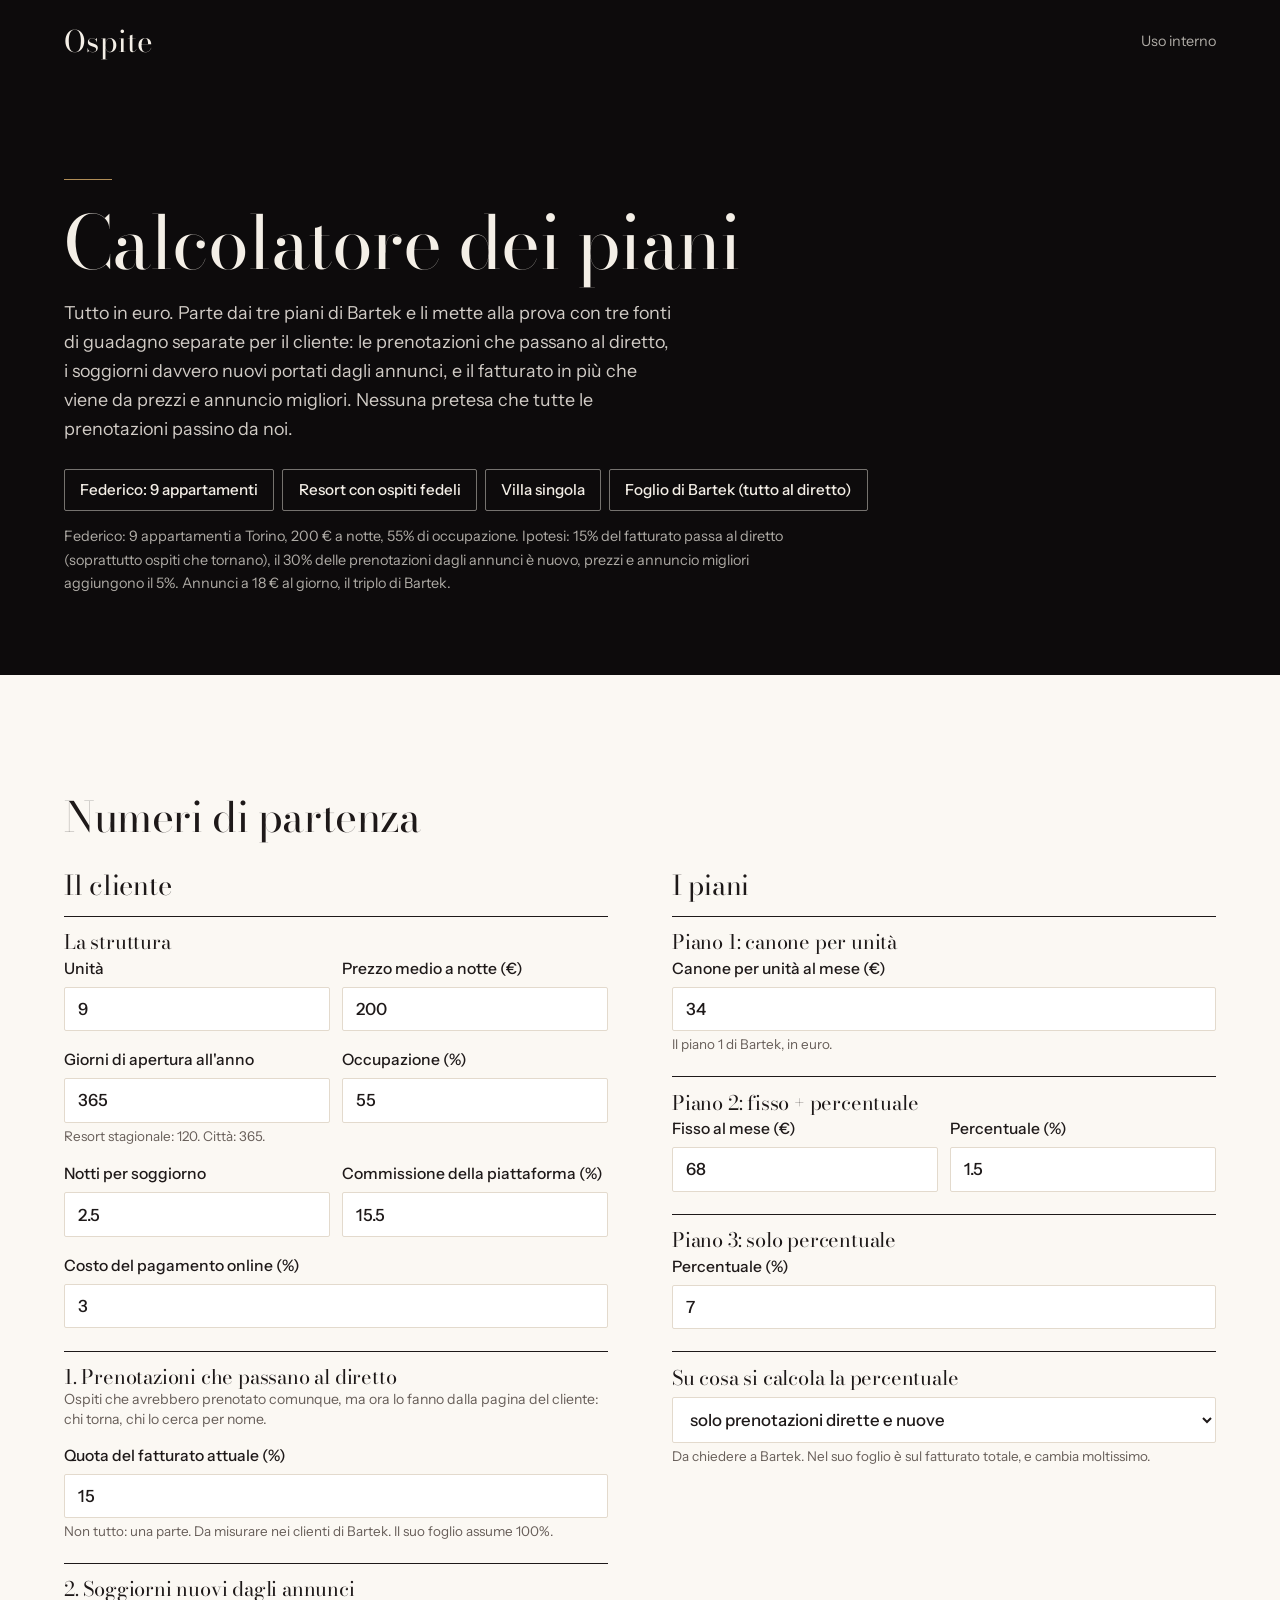
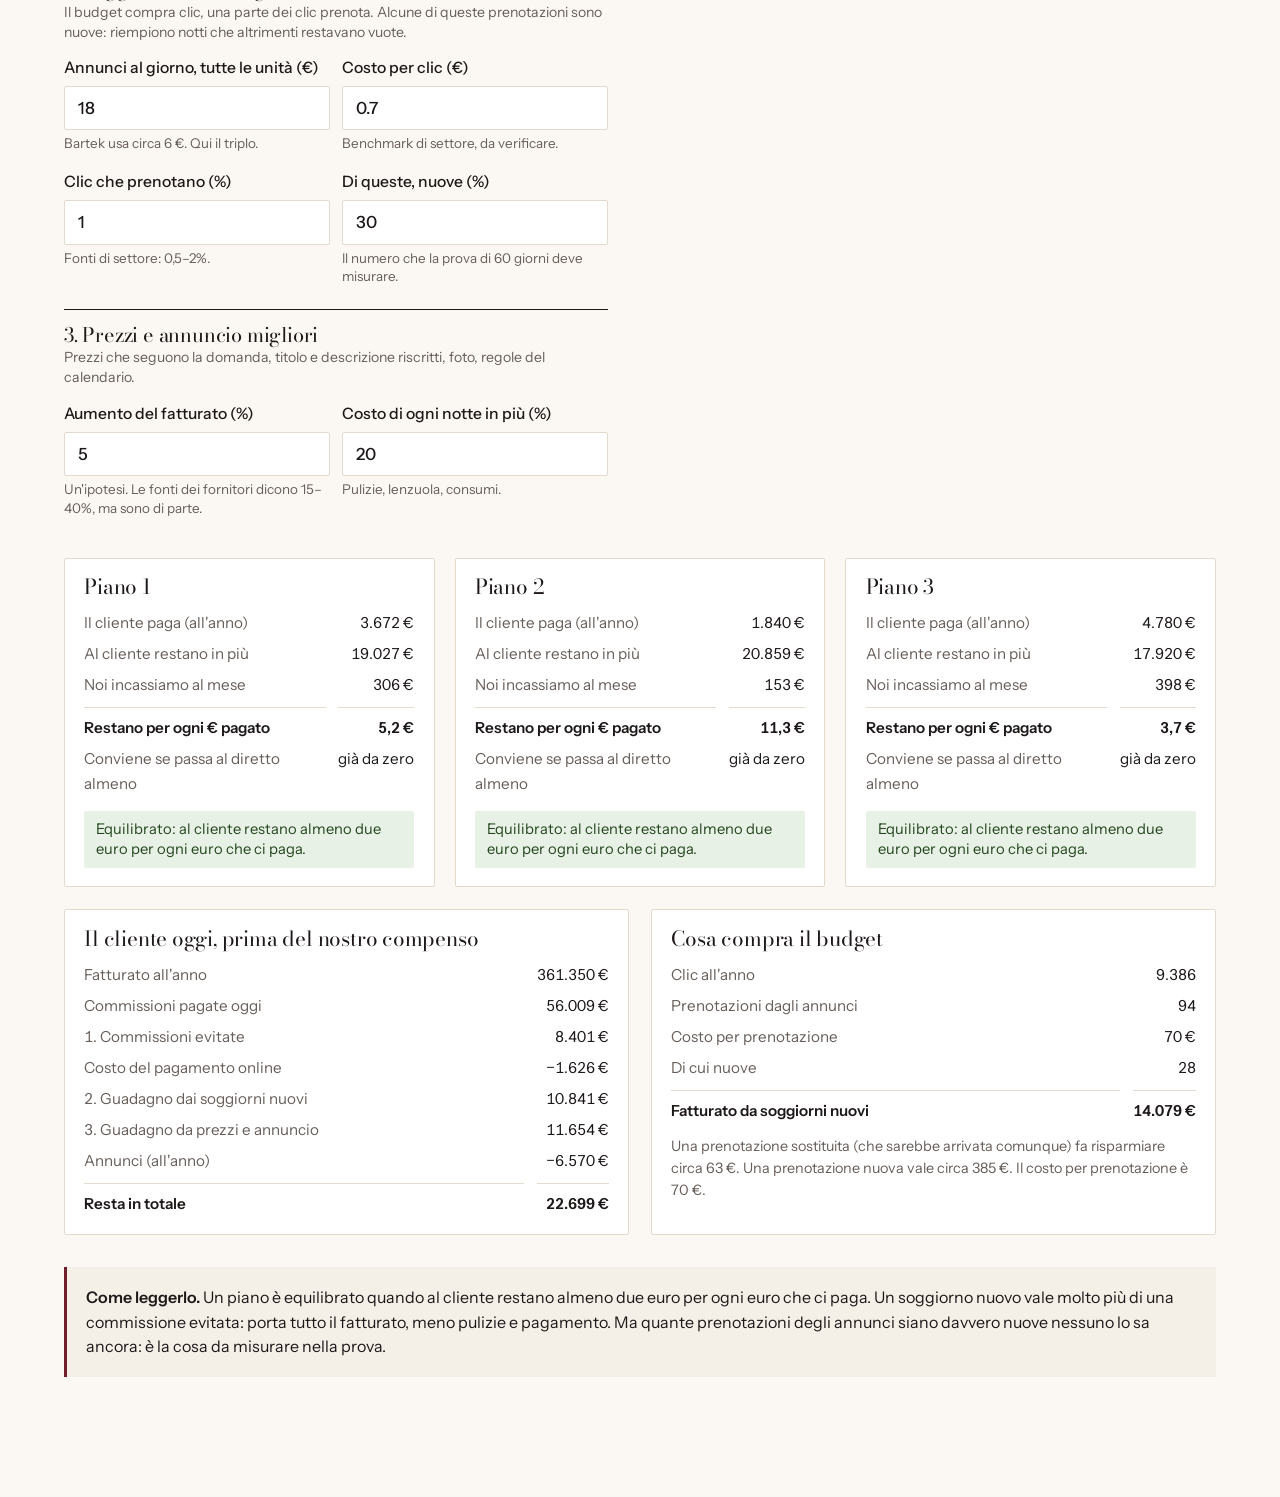
<file: prova sito Ospite 3/strumento-piani-INTERNO.html>
<!DOCTYPE html>
<html lang="it">
<head>
<meta charset="utf-8">
<meta name="viewport" content="width=device-width, initial-scale=1, viewport-fit=cover">
<title>Calcolatore dei piani (uso interno)</title>
<meta name="robots" content="noindex, nofollow">
<meta name="theme-color" content="#0D0B0C">
<link rel="icon" href="data:image/svg+xml,%3Csvg xmlns='http://www.w3.org/2000/svg' viewBox='0 0 32 32'%3E%3Crect width='32' height='32' fill='%230D0B0C'/%3E%3Ccircle cx='16' cy='16' r='8.5' fill='none' stroke='%23F4EFE7' stroke-width='2.4'/%3E%3Ccircle cx='16' cy='16' r='2' fill='%236E1F2B'/%3E%3C/svg%3E">
<script>document.documentElement.className+=" js"</script>
<style>
/* Ospite: foglio di stile comune a tutte le pagine */
/* Caratteri ospitati sul sito: niente richieste a Google, testo subito leggibile */
@font-face{font-family:"Bodoni Moda";src:url([data-uri]) format("woff2");font-weight:400 900;font-style:normal;font-display:swap}
@font-face{font-family:"Instrument Sans";src:url([data-uri]) format("woff2");font-weight:400 700;font-style:normal;font-display:swap}
:root{
  --nero:#0D0B0C;
  --nero2:#1B1517;
  --avorio:#F4EFE7;
  --carta:#FBF8F3;
  --linea:#E3DACD;
  --testo:#1E1919;
  --testo2:#675E59;
  --bordeaux:#6E1F2B;
  --bordeaux2:#8E2C3A;
  --ottone:#B08D57;
  --display:"Bodoni Moda", "Bodoni 72", Didot, Georgia, serif;
  --sans:"Instrument Sans", system-ui, -apple-system, "Segoe UI", Roboto, sans-serif;
  --pad:clamp(1.25rem, 5vw, 3rem);
}
*,*::before,*::after{box-sizing:border-box}
html{-webkit-text-size-adjust:100%}
body{margin:0;font-family:var(--sans);font-size:1.0625rem;line-height:1.62;color:var(--testo);background:var(--carta)}
img,svg{display:block;max-width:100%}
a{color:inherit}
h1,h2,h3{font-family:var(--display);font-weight:400;line-height:1.06;letter-spacing:-.01em;margin:0}
p{margin:0}
:focus-visible{outline:2px solid var(--ottone);outline-offset:3px}
.wrap{width:min(72rem, 100% - 2*var(--pad));margin-inline:auto}
.stretto{width:min(44rem, 100% - 2*var(--pad));margin-inline:auto}
.salta{position:absolute;left:-999px;top:0;z-index:60;background:var(--avorio);color:var(--nero);padding:.6rem 1rem}
.salta:focus{left:.5rem;top:.5rem}
section{padding-block:clamp(4rem, 10vw, 7.5rem)}
h2{font-size:clamp(2.1rem, 5vw, 3.5rem)}
.intro{margin-top:1.1rem;color:var(--testo2);max-width:38rem;font-size:1.12rem}
.nota{font-size:.9rem;color:var(--testo2);line-height:1.5}
.filetto{display:block;width:3rem;height:1px;background:var(--ottone);margin-bottom:1.5rem}

/* ---------- pulsanti ---------- */
.btn{display:inline-block;font:600 1rem/1 var(--sans);letter-spacing:.01em;padding:1.05rem 1.5rem;border-radius:2px;text-decoration:none;border:1px solid transparent;cursor:pointer;transition:background-color .2s,color .2s,border-color .2s}
.btn-vino{background:var(--bordeaux);color:var(--avorio)}
.btn-vino:hover{background:var(--bordeaux2)}
.btn-chiaro{background:var(--avorio);color:var(--nero)}
.btn-chiaro:hover{background:#fff}
.btn-filo{border-color:rgba(244,239,231,.6);color:var(--avorio);background:transparent}
.btn-filo:hover{border-color:var(--avorio);background:rgba(244,239,231,.08)}
.btn-piccolo{padding:.72rem 1.05rem;font-size:.94rem}
.link-freccia{font-weight:600;text-decoration:none;border-bottom:1px solid var(--ottone);padding-bottom:2px}
.link-freccia:hover{border-bottom-color:var(--bordeaux)}

/* ---------- intestazione ---------- */
.testata{background:var(--nero);color:var(--avorio);position:relative;z-index:30}
.testata--sopra{position:absolute;inset:0 0 auto 0;background:transparent}
.testata-riga{display:flex;align-items:center;gap:1.5rem;padding-block:max(1.1rem, env(safe-area-inset-top)) 1.1rem}
.marchio{font-family:var(--display);font-size:1.85rem;text-decoration:none;margin-right:auto;letter-spacing:.01em}
.marchio em{font-style:italic;color:var(--ottone)}
.menu{display:none;gap:1.6rem}
.menu a{text-decoration:none;font-size:.96rem;color:rgba(244,239,231,.82);padding-block:.7rem;border-bottom:1px solid transparent}
.menu a:hover,.menu a[aria-current="page"]{color:var(--avorio);border-bottom-color:var(--ottone)}
.solo-desk{display:none}
.menu-btn{min-height:2.75rem;min-width:2.75rem;background:none;border:1px solid rgba(244,239,231,.45);color:var(--avorio);font:500 .92rem var(--sans);padding:.55rem .8rem;border-radius:2px;cursor:pointer}
.menu-mobile{display:none;padding:0 var(--pad) 1.25rem}
.menu-mobile.aperto{display:grid;gap:.2rem}
.menu-mobile a{color:var(--avorio);text-decoration:none;padding:.65rem 0;border-top:1px solid rgba(244,239,231,.15);font-size:1.05rem}
.testata--sopra .menu-mobile.aperto{background:rgba(13,11,12,.92)}

/* ---------- scena (hero con la foto intera) ---------- */
.scena{position:relative;background:var(--nero);color:var(--avorio);padding:0}
.scena-foto img{width:100%;height:auto}
.scena-ombra{display:none}
.scena-testo{padding-block:2.5rem 3.5rem}
.scena h1{font-size:clamp(2.6rem, 7.4vw, 6.2rem);line-height:1.02;max-width:13.5ch}
@media (min-width:52rem) and (orientation:landscape){.scena h1{font-size:clamp(2.4rem, min(7.4vw, 11.5vh), 6.2rem)}.scena-lead{font-size:clamp(1rem, min(1.6vw, 2.6vh), 1.25rem)}}
.scena-lead{margin-top:1.4rem;max-width:36rem;font-size:clamp(1.05rem, 1.6vw, 1.25rem);color:rgba(244,239,231,.88)}
.scena-azioni{margin-top:2.1rem;display:flex;flex-wrap:wrap;gap:.75rem}
.scena-fonte{margin-top:1.4rem;font-size:.82rem;color:rgba(244,239,231,.6)}
/* desktop orizzontale: la finestra scorre lungo tutta la foto */
@media (min-width:52rem) and (orientation:landscape) and (min-height:36rem){
  .scena{height:240vh}
  .scena-palco{position:sticky;top:0;height:100vh;height:100svh;overflow:hidden}
  .scena-foto{position:absolute;inset:0 0 auto 0;will-change:transform}
  .scena-ombra{display:block;position:absolute;inset:0;background:linear-gradient(90deg,rgba(13,11,12,.86) 0%,rgba(13,11,12,.55) 38%,rgba(13,11,12,0) 68%),linear-gradient(180deg,rgba(13,11,12,.55) 0%,rgba(13,11,12,0) 22%,rgba(13,11,12,0) 70%,rgba(13,11,12,.6) 100%)}
  .scena-testo{position:absolute;inset:0;display:flex;flex-direction:column;justify-content:center;padding-top:5rem}
}

@media (orientation:landscape) and (max-height:35.99rem){.scena-foto{background:#000}.scena-foto img{height:88vh;height:88svh;width:auto;margin-inline:auto;max-width:100%;object-fit:contain}}

/* ---------- molte mani (sequenza) ---------- */
.mani{background:var(--nero);color:var(--avorio)}
.mani-kicker{font-family:var(--display);font-size:clamp(1.9rem, 4.4vw, 3.1rem);line-height:1.1;max-width:20ch}
.mani-lista{list-style:none;margin:3rem 0 0;padding:0;display:grid;gap:1.4rem;max-width:44rem;counter-reset:mano}
.mani-lista li{counter-increment:mano;position:relative;padding-left:3rem;font-size:clamp(1.1rem, 2vw, 1.35rem);line-height:1.4;color:rgba(244,239,231,.9);transition:opacity .6s ease,transform .6s ease,color .6s ease}
.mani-lista li::before{content:counter(mano, decimal-leading-zero);position:absolute;left:0;top:.2em;font-size:.8rem;letter-spacing:.08em;color:var(--ottone)}
.mani-lista li span{text-decoration:line-through;text-decoration-thickness:1.5px;text-decoration-color:transparent;transition:text-decoration-color .8s ease}
.js .mani-lista li{opacity:0;transform:translateY(14px)}
.js .mani-lista li.visto{opacity:1;transform:none}
.mani.risolto .mani-lista li{color:rgba(244,239,231,.42)}
.mani.risolto .mani-lista li span{text-decoration-color:#B04456}
.mani-esito{margin-top:4rem;max-width:46rem;transition:opacity .8s ease}
.js .mani-esito{opacity:0}
.mani.risolto .mani-esito{opacity:1}
.mani-grande{font-family:var(--display);font-size:clamp(2rem, 4.8vw, 3.4rem);line-height:1.1}
.mani-esito p+p{margin-top:1.2rem;color:rgba(244,239,231,.8);font-size:1.15rem;max-width:36rem}

/* ---------- il conto (tabella) ---------- */
.conto-tab{margin-top:2.5rem;width:100%;border-collapse:collapse;font-variant-numeric:tabular-nums}
.conto-tab caption{text-align:left;font-size:.9rem;color:var(--testo2);caption-side:bottom;padding-top:.9rem;line-height:1.5}
.conto-tab th,.conto-tab td{padding:1rem .75rem;border-bottom:1px solid var(--linea);text-align:right;vertical-align:baseline}
.conto-tab th:first-child,.conto-tab td:first-child{text-align:left;padding-left:0}
.conto-tab thead th{font-weight:500;font-size:.88rem;color:var(--testo2)}
.conto-tab td.diff{font-family:var(--display);font-size:1.5rem}
.conto-tab td.neg{color:var(--testo2)}
.conto-tab td.pos{color:var(--bordeaux)}
.tab-scorri{overflow-x:auto}
.conto-dopo{margin-top:2rem}

/* ---------- viaggio (telefono) ---------- */
.viaggio{background:var(--avorio)}
.viaggio-griglia{margin-top:3rem;display:grid;gap:2rem}
.viaggio-visuale{display:none}
.viaggio-passi{list-style:none;margin:0;padding:0;counter-reset:passo}
.passo{counter-increment:passo;padding-block:1.75rem;border-top:1px solid var(--linea)}
.passo::before{content:counter(passo);display:block;font-family:var(--display);font-size:2.5rem;line-height:1;color:var(--bordeaux);margin-bottom:.5rem}
.passo h3{font-size:1.75rem}
.passo>p{margin-top:.6rem;color:var(--testo2);max-width:30rem}
.passo-media{margin-top:1.5rem}
.telefono{width:17rem;max-width:100%;aspect-ratio:9/18.5;border-radius:2.4rem;background:var(--nero);padding:.6rem;box-shadow:0 40px 70px -38px rgba(13,11,12,.55);margin-inline:auto;position:relative}
.passo-media .telefono{width:15rem}
.schermo{position:relative;height:100%;border-radius:1.9rem;overflow:hidden;background:#fff;color:var(--testo);font-size:.85rem;line-height:1.4}
.vschermo{position:absolute;inset:0;opacity:0;transition:opacity .45s ease}
.vschermo.on,.passo-media .vschermo{opacity:1}
.annuncio{height:100%;background-size:cover;background-position:center;color:#fff;display:flex;flex-direction:column;justify-content:space-between;position:relative}
.annuncio::before{content:"";position:absolute;inset:0;background:linear-gradient(180deg,rgba(13,11,12,.5) 0%,rgba(13,11,12,0) 26%,rgba(13,11,12,0) 50%,rgba(13,11,12,.85) 100%)}
.annuncio>*{position:relative}
.annuncio-top{padding:.9rem 1rem;font-size:.74rem;display:flex;justify-content:space-between;opacity:.9}
.annuncio-giu{padding:1rem}
.annuncio-giu p{font-family:var(--display);font-size:1.3rem;line-height:1.12}
.annuncio-cta{margin-top:.7rem;display:block;text-align:center;background:var(--avorio);color:var(--nero);font-weight:600;padding:.55rem;border-radius:2px;font-size:.8rem}
.mini-foto{height:40%;background-size:cover;background-position:center;background-color:var(--linea)}
.mini-corpo{padding:.9rem 1rem}
.mini-titolo{font-family:var(--display);font-size:1.35rem;line-height:1.1}
.mini-meta{color:var(--testo2);font-size:.78rem;margin-top:.15rem}
.mini-prezzo{margin-top:.55rem;font-weight:600}
.mini-righe{margin-top:.7rem;border-top:1px solid var(--linea);padding-top:.55rem;display:grid;grid-template-columns:1fr auto;gap:.2rem .5rem;font-size:.8rem}
.mini-righe .tot{font-weight:600;font-size:.9rem}
.mini-bottone{margin-top:.8rem;display:block;text-align:center;font-weight:600;font-size:.88rem;padding:.65rem;border-radius:2px;background:var(--bordeaux);color:var(--avorio)}
.mini-nota{margin-top:.55rem;font-size:.72rem;color:var(--testo2);text-align:center}
.esempio{position:absolute;top:.8rem;left:.8rem;z-index:3;background:rgba(13,11,12,.72);color:#fff;font-size:.68rem;padding:.2rem .5rem;border-radius:2px}
.fatto{height:100%;display:flex;flex-direction:column;align-items:center;justify-content:center;text-align:center;padding:1.2rem}
.fatto svg{width:3.4rem;height:3.4rem}
.fatto .t{margin-top:.9rem;font-family:var(--display);font-size:1.45rem;line-height:1.1}
.fatto .d{margin-top:.5rem;color:var(--testo2);font-size:.8rem}
.fatto .tot{margin-top:.8rem;font-weight:600}
.resoconto{height:100%;padding:1.2rem 1rem}
.resoconto .t{font-family:var(--display);font-size:1.3rem;line-height:1.1}
.resoconto .s{color:var(--testo2);font-size:.72rem;margin-top:.2rem}
.resoconto dl{margin:1rem 0 0;display:grid;grid-template-columns:1fr auto;gap:.5rem .5rem;font-size:.8rem}
.resoconto dt{color:var(--testo2)}
.resoconto dd{margin:0;text-align:right;font-variant-numeric:tabular-nums}
.resoconto .somma{border-top:1px solid var(--linea);padding-top:.5rem;font-weight:600;color:var(--testo)}

/* ---------- per chi (foto della galleria) ---------- */
.perchi{position:relative;color:var(--avorio);background-color:var(--nero);background-size:cover;background-position:center;padding-block:clamp(6rem, 16vw, 11rem)}
.perchi::before{content:"";position:absolute;inset:0;background:linear-gradient(180deg,rgba(13,11,12,.72),rgba(13,11,12,.82))}
.perchi>*{position:relative}
.perchi h2{max-width:16ch}
.perchi p{margin-top:1.4rem;max-width:38rem;font-size:1.15rem;color:rgba(244,239,231,.88)}
.didascalia-foto{margin-top:2.5rem;font-size:.82rem;color:rgba(244,239,231,.6)}

/* ---------- fermati qui se ---------- */
.fermati-lista{list-style:none;margin:2.2rem 0 0;padding:0;display:grid;gap:1.1rem;max-width:42rem}
.fermati-lista li{padding-left:1.4rem;border-left:1px solid var(--ottone);font-size:1.12rem}
.fermati-lista strong{font-weight:600}

/* ---------- contatti ---------- */
.contatti{background:var(--bordeaux);color:var(--avorio)}
.contatti h2{max-width:17ch}
.contatti p{margin-top:1.2rem;max-width:34rem;font-size:1.1rem;color:rgba(244,239,231,.88)}
.posta{display:inline-block;margin-top:2.2rem;font-family:var(--display);font-size:clamp(1.8rem, 5.4vw, 3.1rem);text-decoration:none;border-bottom:1px solid rgba(244,239,231,.55);padding-bottom:.2rem;overflow-wrap:anywhere}
.posta:hover{border-bottom-color:var(--avorio)}
.contatti .altro{margin-top:2rem;font-size:.95rem}
.contatti .altro a{color:var(--avorio)}

/* ---------- piede ---------- */
.piede{background:var(--nero);color:rgba(244,239,231,.72);font-size:.92rem;padding-block:2.5rem calc(2.5rem + env(safe-area-inset-bottom))}
.piede-griglia{display:grid;gap:1.5rem}
.piede .marchio{font-size:1.5rem;color:var(--avorio)}
.piede nav{display:flex;flex-wrap:wrap;gap:.6rem 1.5rem}
.piede nav a{text-decoration:none;display:inline-block;padding:.65rem 0}
.piede nav a:hover{color:var(--avorio)}

/* ---------- barra mobile ---------- */
.barra-mobile{position:fixed;left:0;right:0;bottom:0;z-index:40;padding:.7rem var(--pad) calc(.7rem + env(safe-area-inset-bottom));background:rgba(251,248,243,.97);border-top:1px solid var(--linea);transform:translateY(110%);transition:transform .3s ease}
.barra-mobile.vista{transform:none}
.barra-mobile .btn{display:block;text-align:center}

/* ---------- pagine interne ---------- */
.apertura{background:var(--nero);color:var(--avorio);padding-block:clamp(3.5rem, 8vw, 6rem) clamp(3rem, 7vw, 5rem)}
.apertura h1{font-size:clamp(2.3rem, 6vw, 4.6rem);max-width:18ch;line-height:1.04}
.apertura .intro{color:rgba(244,239,231,.85)}
.apertura-foto{background:var(--nero)}
.apertura-foto img{width:100%;height:clamp(14rem, 42vw, 30rem);object-fit:cover}
.blocco+.blocco{margin-top:3.5rem}
.blocco h2{font-size:clamp(1.8rem, 4vw, 2.6rem)}
.blocco p{margin-top:1rem;color:#2D2626;max-width:40rem}
.blocco p+p{margin-top:.9rem}
.tre{display:grid;gap:2.5rem;margin-top:3rem}
.tre article{border-top:1px solid var(--testo);padding-top:1.1rem}
.tre h3{font-size:1.8rem}
.tre p{margin-top:.7rem;color:var(--testo2)}
.affianca{display:grid;gap:2.5rem;align-items:center}
.affianca figure{margin:0}
.affianca img{width:100%;height:auto;border-radius:2px}
.affianca figcaption{margin-top:.7rem;font-family:var(--display);font-size:1.15rem;line-height:1.3}
.fonti{margin-top:2.5rem;padding-top:1.5rem;border-top:1px solid var(--linea)}
.fonti h2{font-size:1.4rem}
.fonti ul{margin:.9rem 0 0;padding-left:1.1rem;color:var(--testo2);font-size:.92rem}
.fonti li+li{margin-top:.4rem}
.sfondo-avorio{background:var(--avorio)}

/* ---------- calcolo con grafico ---------- */
.calcolo{margin-top:2.5rem;display:grid;gap:2.5rem}
.comandi{display:grid;gap:1.5rem;align-content:start}
.segmenti{display:flex;flex-wrap:wrap;gap:.5rem;margin-top:.5rem}
.segmenti button{font:500 .95rem var(--sans);padding:.6rem .9rem;border:1px solid var(--linea);background:#fff;color:var(--testo);border-radius:2px;cursor:pointer}
.segmenti button[aria-pressed="true"]{background:var(--nero);color:var(--avorio);border-color:var(--nero)}
.comando label,.comando .etichetta{display:flex;justify-content:space-between;align-items:baseline;gap:1rem;font-weight:500}
.comando output{font-family:var(--display);font-size:1.7rem;font-weight:400;font-variant-numeric:tabular-nums;white-space:nowrap}
.comando input[type=range]{width:100%;margin-top:.45rem;accent-color:var(--bordeaux);height:1.6rem}
.comando .aiuto{margin-top:.2rem;font-size:.86rem;color:var(--testo2);line-height:1.45}
.spunta{display:flex;gap:.7rem;align-items:flex-start;font-size:.95rem;padding-block:.35rem;cursor:pointer}
.spunta input{margin-top:.2rem;accent-color:var(--bordeaux);width:1.35rem;height:1.35rem;flex:none}
.grafico{margin:0;background:#fff;border:1px solid var(--linea);border-radius:2px;padding:clamp(.75rem, 2.5vw, 1.5rem)}
.grafico svg{width:100%;height:auto;overflow:visible}
.grafico text{font-family:var(--sans);font-size:12px;fill:var(--testo2)}
.grafico .asse{stroke:var(--linea);stroke-width:1}
.grafico .l-piatt{fill:none;stroke:var(--nero);stroke-width:2.5}
.grafico .l-dir{fill:none;stroke:var(--bordeaux);stroke-width:2.5}
.grafico .risparmio{fill:var(--bordeaux);fill-opacity:.12}
.grafico .pareggio{stroke:var(--ottone);stroke-width:1.5;stroke-dasharray:4 4}
.grafico .cursore{stroke:var(--testo);stroke-width:1;stroke-opacity:.5}
.legenda{margin-top:.8rem;display:flex;flex-wrap:wrap;gap:.4rem 1.4rem;font-size:.88rem;color:var(--testo2)}
.legenda span::before{content:"";display:inline-block;width:1.4rem;height:4px;border-radius:2px;margin-right:.5rem;vertical-align:middle;background:var(--c)}
.legenda span.area::before{height:.8rem;border-radius:1px}
.grafico .titolo-asse{font-size:11px;letter-spacing:.04em;fill:var(--testo2)}
.ricevuta{margin-top:1.4rem;display:grid;grid-template-columns:1fr 1fr;gap:1rem 1.5rem}
.colonna{background:#fff;border:1px solid var(--linea);border-radius:2px;padding:1rem 1.1rem}
.col-titolo{font-weight:600;font-size:.98rem;display:flex;align-items:center;gap:.5rem}
.col-titolo::before{content:"";width:.75rem;height:.75rem;border-radius:50%;background:var(--c);flex:none}
.colonna dl{margin:.7rem 0 0;display:grid;grid-template-columns:1fr auto;gap:.35rem 0;font-size:.95rem;font-variant-numeric:tabular-nums}
.colonna dt{color:var(--testo2)}
.colonna dd{margin:0;text-align:right;padding-left:.75rem}
.colonna .tot{border-top:1px solid var(--linea);padding-top:.45rem;margin-top:.2rem;font-weight:600;color:var(--testo)}
.esito{grid-column:1 / -1;font-family:var(--display);font-size:clamp(1.4rem, 2.8vw, 1.9rem);line-height:1.25;padding-left:1.1rem;border-left:3px solid #2457E6}
.esito.no{border-left-style:dashed;border-left-color:var(--testo2)}
@media (max-width:30rem){.ricevuta{grid-template-columns:1fr}}
.lettura{margin-top:1.4rem;font-family:var(--display);font-size:clamp(1.3rem, 2.6vw, 1.75rem);line-height:1.3;padding-left:1.1rem;border-left:2px solid var(--bordeaux)}
.lettura.no{border-left-style:dashed;border-left-color:var(--testo2)}
.anno{margin-top:2.5rem;background:var(--nero);color:var(--avorio);border-radius:2px;padding:clamp(1.5rem, 4vw, 2.5rem);display:grid;gap:1.75rem}
.anno h3{font-size:1.9rem}
.anno .comando label{color:var(--avorio)}
.anno .comando .aiuto{color:rgba(244,239,231,.65)}
.anno input[type=number]{width:100%;margin-top:.45rem;font:500 1.1rem var(--sans);padding:.7rem .85rem;border-radius:2px;border:1px solid rgba(244,239,231,.4);background:transparent;color:var(--avorio)}
.anno input[type=range]{accent-color:var(--ottone)}
.anno-esito .lbl{color:rgba(244,239,231,.7);font-size:.95rem}
.anno-esito .num{font-family:var(--display);font-size:clamp(2.4rem, 6vw, 3.6rem);line-height:1;margin-top:.3rem;font-variant-numeric:tabular-nums}
.anno-esito>div+div{margin-top:1.4rem;padding-top:1.4rem;border-top:1px solid rgba(244,239,231,.2)}
.anno-esito .nota{color:rgba(244,239,231,.6);margin-top:.8rem}

/* ---------- quiz ---------- */
.quiz-card{margin-top:2.2rem;background:#fff;border:1px solid var(--linea);border-radius:2px;padding:clamp(1.25rem, 4vw, 2.25rem);min-height:21rem}
.q-barra{height:2px;background:var(--linea)}
.q-barra span{display:block;height:100%;background:var(--bordeaux);transition:width .3s ease}
.q-conta{margin-top:1rem;font-size:.9rem;color:var(--testo2)}
.q-titolo{margin-top:.35rem;font-family:var(--display);font-size:clamp(1.6rem, 3.6vw, 2.2rem);line-height:1.15}
.q-opzioni{margin-top:1.5rem;display:grid;gap:.6rem}
.q-op{text-align:left;font:500 1.05rem/1.35 var(--sans);color:var(--testo);background:#fff;border:1px solid var(--linea);border-left:3px solid var(--linea);border-radius:2px;padding:1rem 1.1rem;cursor:pointer;transition:border-color .2s,background-color .2s}
.q-op:hover{border-color:var(--bordeaux);background:var(--carta)}
.q-indietro{margin-top:1.2rem;background:none;border:0;padding:0;font:500 .95rem var(--sans);color:var(--testo2);cursor:pointer;text-decoration:underline;text-underline-offset:3px}
.q-esito h3{font-size:clamp(1.9rem, 4.2vw, 2.6rem)}
.q-esito p{margin-top:1rem;font-size:1.1rem}
.q-azioni{margin-top:1.7rem;display:flex;flex-wrap:wrap;gap:.75rem;align-items:center}

/* ---------- domande e parole ---------- */
.domande-lista{margin-top:2.2rem;border-top:1px solid var(--linea)}
.domande-lista details{border-bottom:1px solid var(--linea)}
.domande-lista summary{list-style:none;cursor:pointer;padding:1.25rem 2.5rem 1.25rem 0;position:relative;font-family:var(--display);font-size:clamp(1.3rem, 2.6vw, 1.65rem);line-height:1.25}
.domande-lista summary::-webkit-details-marker{display:none}
.domande-lista summary::after{content:"";position:absolute;right:.4rem;top:50%;width:.7rem;height:.7rem;border-right:1.5px solid var(--bordeaux);border-bottom:1.5px solid var(--bordeaux);transform:translateY(-70%) rotate(45deg);transition:transform .25s ease}
.domande-lista details[open] summary::after{transform:translateY(-30%) rotate(225deg)}
.domande-lista details p{padding:0 0 1.4rem;max-width:40rem}
.parole{margin-top:2.2rem;display:flex;flex-wrap:wrap;gap:.6rem 1.4rem}
.parola{background:none;border:0;padding:.45rem 0;cursor:pointer;font-family:var(--display);font-size:clamp(1.6rem, 4vw, 2.6rem);line-height:1.2;color:var(--testo);border-bottom:1px solid var(--linea);transition:color .2s,border-color .2s}
.parola:hover{color:var(--bordeaux);border-bottom-color:var(--bordeaux)}
.parola[aria-expanded="true"]{color:var(--bordeaux);border-bottom-color:var(--bordeaux)}
.parola-spiega{margin-top:1.8rem;min-height:6rem;max-width:40rem;padding-left:1.1rem;border-left:2px solid var(--ottone)}
.parola-spiega h3{font-size:1.5rem}
.parola-spiega p{margin-top:.5rem;color:#2D2626}
.parole-aiuto{margin-top:1rem;font-size:.92rem;color:var(--testo2)}

/* ---------- desktop ---------- */
@media (min-width:52rem){
  .menu{display:flex}
  .solo-desk{display:inline-block}
  .menu-btn,.menu-mobile,.menu-mobile.aperto{display:none}
  .viaggio-griglia{grid-template-columns:19rem 1fr;gap:5rem}
  .viaggio-visuale{display:block}
  .viaggio-visuale .telefono{position:sticky;top:12vh}
  .passo{min-height:60vh;display:flex;flex-direction:column;justify-content:center;opacity:.38;transition:opacity .4s ease}
  .passo.on{opacity:1}
  .passo-media{display:none}
  .tre{grid-template-columns:repeat(3,1fr)}
  .affianca{grid-template-columns:1fr 1fr;gap:4rem}
  .calcolo{grid-template-columns:20rem 1fr;gap:3rem}
  .anno{grid-template-columns:1fr 1fr;gap:3rem;align-items:start}
  .piede-griglia{grid-template-columns:auto 1fr auto;align-items:center}
  .barra-mobile{display:none}
}
@media (prefers-reduced-motion:reduce){
  .js .mani-lista li,.js .mani-esito{opacity:1;transform:none}
  .mani-lista li,.mani-lista li span,.mani-esito,.vschermo,.passo,.q-barra span,.barra-mobile,.btn,.q-op,.domande-lista summary::after{transition:none}
}

/* =====================================================================
   Versione 4 (8 ott 2026): hero con la ruota, conto, prezzi, modulo
   ===================================================================== */
.hero2{background:var(--nero);color:var(--avorio);padding-block:clamp(2.2rem,6vw,4.5rem) 0}
.hero2-griglia{display:grid;gap:2.2rem;align-items:center}
.hero2-kicker{font-size:.92rem;letter-spacing:.02em;color:rgba(244,239,231,.7)}
.hero2 h1{margin-top:.9rem;font-size:clamp(2.5rem,6.2vw,5rem);line-height:1.02;max-width:13ch}
.hero2-lead{margin-top:1.2rem;max-width:33rem;font-size:clamp(1.05rem,1.5vw,1.18rem);color:rgba(244,239,231,.85)}
.hero2-prezzo{margin-top:1rem;font-size:1.05rem;color:var(--avorio);max-width:33rem}
.hero2-prezzo strong{color:var(--ottone);font-weight:600}
.hero2-azioni{margin-top:1.7rem;display:flex;flex-wrap:wrap;gap:.7rem}
.fatti{list-style:none;margin:clamp(2.2rem,5vw,3.6rem) auto 0;padding:1.4rem 0 1.8rem;border-top:1px solid rgba(244,239,231,.15);display:grid;gap:1.1rem}
.fatti li{display:flex;flex-direction:column;gap:.2rem}
.fatti b{font-family:var(--display);font-weight:400;font-size:2rem;line-height:1;color:var(--avorio)}
.fatti span{font-size:.9rem;color:rgba(244,239,231,.7)}
@media (min-width:40rem){.fatti{grid-template-columns:repeat(3,1fr)}}
@media (min-width:60rem){.hero2-griglia{grid-template-columns:1.1fr .9fr;gap:3rem}}

/* la ruota dell'ospite */
.hero2-ruota{display:flex;flex-direction:column;align-items:center}
.ruota{position:relative;width:min(100%,31rem);aspect-ratio:1/1}
.ruota canvas{position:absolute;inset:0;width:100%;height:100%}
.ruota-anello{position:absolute;inset:0;width:100%;height:100%;overflow:visible;pointer-events:none}
.ruota-anello circle{fill:none;stroke:var(--ottone);stroke-width:.35;stroke-dasharray:100;stroke-dashoffset:100;transition:stroke-dashoffset 1.4s ease-in-out}
.ruota.chiusa .ruota-anello circle{stroke-dashoffset:0}
.ruota-centro{position:absolute;left:50%;top:50%;transform:translate(-50%,-50%);text-align:center;opacity:0;transition:opacity 1.2s ease;pointer-events:none}
.ruota.chiusa .ruota-centro{opacity:1}
.ruota-num{display:block;font-family:var(--display);font-size:clamp(2.1rem,7vw,3.3rem);line-height:1;color:var(--avorio)}
.ruota-cap{display:block;margin-top:.4rem;font-size:.84rem;letter-spacing:.04em;color:rgba(244,239,231,.68)}
.ruota-parola{position:absolute;transform:translate(-50%,-50%);background:var(--nero);border:0;border-radius:2px;color:var(--avorio);font-family:var(--display);font-size:clamp(1.02rem,2.6vw,1.32rem);line-height:1.2;padding:.45rem .65rem;cursor:pointer;opacity:0;transition:opacity .9s ease,color .2s ease;white-space:nowrap}
.ruota-parola.vista{opacity:1}
.ruota-parola:hover,.ruota-parola[aria-expanded="true"]{color:var(--ottone)}
.ruota-testo{margin-top:.9rem;min-height:3.2em;max-width:26rem;text-align:center;color:rgba(244,239,231,.82);font-size:1rem;line-height:1.5}
.ruota-testo b{font-family:var(--display);font-weight:400;font-size:1.2rem;color:var(--avorio);margin-right:.35rem}
@media (prefers-reduced-motion:reduce){.ruota-anello circle,.ruota-centro,.ruota-parola{transition:none}}

/* il conto */
.conto{display:grid;gap:2rem;margin-top:2rem}
.conto-campi{display:grid;gap:1.4rem;align-content:start}
.conto-esito{background:var(--nero);color:var(--avorio);padding:clamp(1.4rem,4vw,2.2rem);border-radius:2px;display:grid;gap:1.1rem;align-content:start}
.conto-esito .lbl{font-size:.92rem;color:rgba(244,239,231,.7)}
.conto-esito .num{font-family:var(--display);font-size:clamp(1.8rem,4vw,2.4rem);line-height:1.05;font-variant-numeric:tabular-nums;margin-top:.2rem}
.conto-esito .num.grande{font-size:clamp(2.6rem,7vw,3.8rem)}
.conto-esito .riga{padding-top:1rem;border-top:1px solid rgba(244,239,231,.15)}
.conto-esito .riga:first-child{padding-top:0;border-top:0}
.conto-esito .nota{color:rgba(244,239,231,.65)}
.conto-esito a{color:var(--avorio)}
.conto-voci{margin:.7rem 0 0;display:grid;grid-template-columns:1fr auto;gap:.3rem .8rem;font-size:.92rem;color:rgba(244,239,231,.8);font-variant-numeric:tabular-nums}
.conto-voci dd{margin:0;text-align:right}
.conto-ipotesi{margin-top:.2rem;font-size:.9rem;color:var(--testo2);line-height:1.5}
@media (min-width:52rem){.conto{grid-template-columns:1fr 1fr;gap:3rem}}

/* prezzi */
.prezzi{display:grid;gap:1.25rem;margin-top:2.2rem}
.prezzo-card{background:#fff;border:1px solid var(--linea);border-radius:2px;padding:clamp(1.4rem,3vw,2rem)}
.prezzo-card.scuro{background:var(--nero);color:var(--avorio);border-color:var(--nero)}
.prezzo-card h3{font-size:1.4rem}
.prezzo-cifra{margin-top:.7rem;font-family:var(--display);font-size:clamp(2.1rem,5vw,2.9rem);line-height:1.05}
.prezzo-sotto{margin-top:.5rem;font-size:.96rem;color:var(--testo2)}
.prezzo-card.scuro .prezzo-sotto{color:rgba(244,239,231,.72)}
.prezzo-lista{list-style:none;margin:1.2rem 0 0;padding:0;display:grid;gap:.5rem;font-size:.98rem}
.prezzo-lista li{padding-left:1.2rem;position:relative}
.prezzo-lista li::before{content:"";position:absolute;left:0;top:.7em;width:.55rem;height:1px;background:var(--ottone)}
.prezzo-nota{margin-top:1.4rem;font-size:.94rem;color:var(--testo2);max-width:46rem;line-height:1.55}
@media (min-width:52rem){.prezzi{grid-template-columns:1.25fr 1fr}}

/* fa per te / non fa per te */
.si-no{display:grid;gap:1.6rem;margin-top:2rem}
.si-no h3{font-size:1.45rem}
.si-no ul{list-style:none;margin:.9rem 0 0;padding:0;display:grid;gap:.65rem}
.si-no li{padding-left:1.1rem;border-left:1px solid var(--ottone);font-size:1.05rem}
.si-no .no li{border-left-color:var(--linea);color:var(--testo2)}
@media (min-width:52rem){.si-no{grid-template-columns:1fr 1fr;gap:3rem}}

/* modulo di contatto */
.modulo{margin-top:2rem;display:grid;gap:1rem;max-width:38rem}
.modulo label{display:block;font-weight:500;font-size:.95rem;color:var(--avorio)}
.modulo input,.modulo select,.modulo textarea{width:100%;margin-top:.35rem;font:500 1.02rem var(--sans);padding:.78rem .85rem;border-radius:2px;border:1px solid rgba(244,239,231,.5);background:rgba(13,11,12,.22);color:var(--avorio)}
.modulo input::placeholder,.modulo textarea::placeholder{color:rgba(244,239,231,.55)}
.modulo select option{color:#000}
.modulo textarea{min-height:6rem;resize:vertical}
.modulo .riga2{display:grid;gap:1rem}
@media (min-width:40rem){.modulo .riga2{grid-template-columns:1fr 1fr}}
.modulo .nota{color:rgba(244,239,231,.78)}
.modulo .nota a,.contatti-altri a{color:var(--avorio)}
.contatti-altri{margin-top:1.6rem;display:flex;flex-wrap:wrap;gap:.6rem 1.6rem;align-items:center;font-size:1rem}
.testo-legale{max-width:44rem}
.testo-legale h2{font-size:1.5rem;margin-top:2.2rem}
.testo-legale p,.testo-legale li{margin-top:.7rem;color:#2D2626}
.da-completare{background:#F6EEDC;padding:.1rem .35rem;border-radius:2px}
/* "hidden" vince sempre, anche sui pulsanti */
[hidden]{display:none !important}
/* centro della ruota leggibile sopra i rami; titolo che tiene conto dell'altezza dello schermo */
.ruota-centro{padding:1.1rem 1.4rem;border-radius:50%;background:radial-gradient(closest-side,rgba(13,11,12,.92) 60%,rgba(13,11,12,0) 100%)}
@media (min-width:60rem){.hero2 h1{font-size:clamp(2.5rem,min(6.2vw,9.2vh),5rem)}.hero2{padding-top:clamp(1.8rem,4vh,3.5rem)}}

/* =====================================================================
   Versione 5 (8 ott 2026): dopo la revisione completa
   ===================================================================== */
/* testata fissa su schermi larghi; le ancore non finiscono sotto */
@media (min-width:52rem){.testata{position:sticky;top:0}html{scroll-padding-top:5.5rem}}
/* anello di focus leggibile su fondo chiaro e scuro */
:focus-visible{outline:2px solid var(--bordeaux);outline-offset:3px}
.testata :focus-visible,.hero2 :focus-visible,.apertura :focus-visible,.contatti :focus-visible,.piede :focus-visible,.conto-esito :focus-visible,.prezzo-card.scuro :focus-visible,.viaggio-visuale :focus-visible{outline-color:var(--avorio)}
/* bersagli comodi per il pollice */
.comando input[type=range]{height:2.75rem}
.link-freccia{display:inline-block;padding-block:.55rem}
.ruota-parola{min-height:2.75rem}
/* avviso del 13 ottobre */
.avviso{margin-top:1.1rem;max-width:34rem;padding-left:.9rem;border-left:2px solid var(--ottone);font-size:1rem;line-height:1.5;color:var(--avorio)}
.avviso-chiaro{margin-top:2rem;max-width:44rem;padding-left:.9rem;border-left:2px solid var(--bordeaux);font-size:1.02rem;color:var(--testo)}
/* prezzo nel titolo: chiaro anche in pieno sole */
.hero2-prezzo strong{color:var(--avorio);font-weight:600;border-bottom:2px solid var(--ottone)}
/* sezioni meno ariose */
.compatta{padding-block:clamp(3rem,6vw,4.5rem)}
.si-no-uscita{margin-top:1.1rem;font-size:.98rem;color:var(--testo2);max-width:30rem}
/* prezzi */
.prezzo-esempio{margin-top:1.6rem;max-width:46rem;font-size:1.02rem;line-height:1.55}
.prezzo-esempio strong{font-weight:600}
.prezzo-nota a{color:inherit}
/* conto */
.conto-esito .pereuro{margin-top:.6rem;font-family:var(--display);font-size:1.3rem;line-height:1.3;color:var(--avorio)}
.conto-azioni{display:flex;flex-wrap:wrap;gap:.6rem 1.4rem;align-items:center}
.fonti3{display:grid;gap:1rem;margin-top:1.6rem}
.fonte3{background:#fff;border:1px solid var(--linea);border-radius:2px;padding:1.1rem 1.2rem}
.fonte3 .titolo{font-weight:600;font-size:.98rem}
.fonte3 .cifra{margin-top:.35rem;font-family:var(--display);font-size:1.8rem;line-height:1.1;font-variant-numeric:tabular-nums}
.fonte3 .certezza{margin-top:.45rem;font-size:.9rem;color:var(--testo2);line-height:1.45}
@media (min-width:52rem){.fonti3{grid-template-columns:repeat(3,1fr)}}
.azioni-riga{display:flex;flex-wrap:wrap;gap:.8rem 1.4rem;align-items:center}
/* modulo */
.modulo .aiuto{margin-top:.3rem;font-size:.86rem;color:rgba(244,239,231,.75)}
.modulo-errore{padding:.7rem .9rem;border-radius:2px;background:rgba(13,11,12,.35);color:var(--avorio);font-weight:500}
/* questionario: la scelta fatta resta visibile */
.q-op.scelta{border-left-color:var(--bordeaux);background:var(--carta)}
/* pagina 404 */
.p404{min-height:52vh;display:flex;flex-direction:column;justify-content:center}
/* il riquadro dei risultati non si allunga, e sul conto completo resta in vista mentre si spostano i cursori */
.conto-esito{align-self:start}
@media (min-width:52rem){[data-conto="full"] .conto-esito{position:sticky;top:6rem}}

</style>
<style>
.pz-preset{display:flex;flex-wrap:wrap;gap:.5rem;margin-top:1.6rem}
.pz-preset button{font:500 .95rem var(--sans);padding:.65rem .95rem;border:1px solid rgba(244,239,231,.45);background:transparent;color:var(--avorio);border-radius:2px;cursor:pointer}
.pz-preset button:hover{background:rgba(244,239,231,.1)}
.pz-nota-preset{margin-top:.9rem;font-size:.9rem;color:rgba(244,239,231,.7);max-width:46rem}
.pz-form{display:grid;gap:2.5rem;margin-top:2rem}
.pz-box h2{font-size:1.7rem;margin-bottom:1rem}
.pz-gruppo{border-top:1px solid var(--testo);padding-top:.9rem;margin-top:1.4rem}
.pz-gruppo:first-of-type{margin-top:0}
.pz-gruppo h3{font-size:1.25rem;margin-bottom:.2rem}
.pz-gruppo .pz-sotto{font-size:.88rem;color:var(--testo2);margin-bottom:.8rem;line-height:1.4}
.pz-campi{display:grid;gap:1rem}
.pz-campo label{display:block;font-weight:500;font-size:.98rem}
.pz-campo input,.pz-campo select{width:100%;margin-top:.35rem;font:500 1.05rem var(--sans);padding:.7rem .8rem;border:1px solid var(--linea);border-radius:2px;background:#fff;color:var(--testo)}
.pz-campo .aiuto{margin-top:.25rem;font-size:.84rem;color:var(--testo2);line-height:1.4}
.pz-riga2{display:grid;grid-template-columns:1fr 1fr;gap:.75rem}
.pz-risultati{display:grid;gap:1.25rem;margin-top:2.5rem}
.pz-card{background:#fff;border:1px solid var(--linea);border-radius:2px;padding:1.1rem 1.2rem}
.pz-card h3{font-size:1.3rem}
.pz-card dl{margin:.8rem 0 0;display:grid;grid-template-columns:1fr auto;gap:.4rem .8rem;font-size:.95rem;font-variant-numeric:tabular-nums}
.pz-card dt{color:var(--testo2)}
.pz-card dd{margin:0;text-align:right}
.pz-card .grande{border-top:1px solid var(--linea);padding-top:.5rem;margin-top:.2rem;font-weight:600;color:var(--testo)}
.pz-verdetto{margin-top:.9rem;padding:.55rem .75rem;border-radius:2px;font-size:.92rem;line-height:1.35}
.pz-verdetto.ok{background:#E8F1E6;color:#25461F}
.pz-verdetto.debole{background:#F6EEDC;color:#5E4513}
.pz-verdetto.no{background:#F6E3E3;color:#6E1F2B}
.pz-base{margin-top:1.4rem;display:grid;gap:1.4rem}
.pz-attenzione{margin-top:2rem;padding:1.1rem 1.2rem;border-left:3px solid var(--bordeaux);background:var(--avorio);font-size:1rem;line-height:1.55}
.pz-attenzione strong{font-weight:600}
@media (min-width:52rem){
  .pz-form{grid-template-columns:1fr 1fr;gap:4rem}
  .pz-risultati{grid-template-columns:repeat(3,1fr)}
  .pz-base{grid-template-columns:1fr 1fr}
}
</style>
</head>
<body>
<a class="salta" href="#contenuto">Vai al contenuto</a>
<header class="testata">
  <div class="wrap testata-riga">
    <a class="marchio" href="#">Ospite</a>
    <span style="font-size:.9rem;color:rgba(244,239,231,.7)">Uso interno</span>
  </div>
</header>
<main id="contenuto">
  <section class="apertura">
    <div class="wrap">
      <span class="filetto"></span>
      <h1>Calcolatore dei piani</h1>
      <p class="intro">Tutto in euro. Parte dai tre piani di Bartek e li mette alla prova con tre fonti di guadagno separate per il cliente: le prenotazioni che passano al diretto, i soggiorni davvero nuovi portati dagli annunci, e il fatturato in più che viene da prezzi e annuncio migliori. Nessuna pretesa che tutte le prenotazioni passino da noi.</p>
      <div class="pz-preset" role="group" aria-label="Esempi di partenza">
        <button type="button" data-preset="federico">Federico: 9 appartamenti</button>
        <button type="button" data-preset="resort">Resort con ospiti fedeli</button>
        <button type="button" data-preset="villa">Villa singola</button>
        <button type="button" data-preset="bartek">Foglio di Bartek (tutto al diretto)</button>
      </div>
      <p class="pz-nota-preset" id="pz-nota-preset"></p>
    </div>
  </section>

  <section aria-labelledby="pz-titolo-form">
    <div class="wrap">
      <h2 id="pz-titolo-form" style="font-size:clamp(1.8rem,4vw,2.6rem)">Numeri di partenza</h2>
      <div class="pz-form">
        <div class="pz-box">
          <h2>Il cliente</h2>
          <div class="pz-gruppo">
            <h3>La struttura</h3>
            <div class="pz-campi">
              <div class="pz-riga2">
                <div class="pz-campo"><label for="u">Unità</label><input id="u" type="number" inputmode="numeric" min="1" max="60" step="1" value="9"></div>
                <div class="pz-campo"><label for="p">Prezzo medio a notte (€)</label><input id="p" type="number" inputmode="decimal" min="0" step="1" value="200"></div>
              </div>
              <div class="pz-riga2">
                <div class="pz-campo"><label for="g">Giorni di apertura all'anno</label><input id="g" type="number" inputmode="numeric" min="30" max="365" step="1" value="365"><p class="aiuto">Resort stagionale: 120. Città: 365.</p></div>
                <div class="pz-campo"><label for="o">Occupazione (%)</label><input id="o" type="number" inputmode="decimal" min="0" max="100" step="1" value="55"></div>
              </div>
              <div class="pz-riga2">
                <div class="pz-campo"><label for="n">Notti per soggiorno</label><input id="n" type="number" inputmode="decimal" min="1" step="0.5" value="2.5"></div>
                <div class="pz-campo"><label for="c">Commissione della piattaforma (%)</label><input id="c" type="number" inputmode="decimal" min="0" max="40" step="0.5" value="15.5"></div>
              </div>
              <div class="pz-campo"><label for="y">Costo del pagamento online (%)</label><input id="y" type="number" inputmode="decimal" min="0" max="10" step="0.1" value="3"></div>
            </div>
          </div>
          <div class="pz-gruppo">
            <h3>1. Prenotazioni che passano al diretto</h3>
            <p class="pz-sotto">Ospiti che avrebbero prenotato comunque, ma ora lo fanno dalla pagina del cliente: chi torna, chi lo cerca per nome.</p>
            <div class="pz-campo"><label for="s">Quota del fatturato attuale (%)</label><input id="s" type="number" inputmode="decimal" min="0" max="100" step="5" value="15"><p class="aiuto">Non tutto: una parte. Da misurare nei clienti di Bartek. Il suo foglio assume 100%.</p></div>
          </div>
          <div class="pz-gruppo">
            <h3>2. Soggiorni nuovi dagli annunci</h3>
            <p class="pz-sotto">Il budget compra clic, una parte dei clic prenota. Alcune di queste prenotazioni sono nuove: riempiono notti che altrimenti restavano vuote.</p>
            <div class="pz-campi">
              <div class="pz-riga2">
                <div class="pz-campo"><label for="a">Annunci al giorno, tutte le unità (€)</label><input id="a" type="number" inputmode="decimal" min="0" step="1" value="18"><p class="aiuto">Bartek usa circa 6 €. Qui il triplo.</p></div>
                <div class="pz-campo"><label for="cpc">Costo per clic (€)</label><input id="cpc" type="number" inputmode="decimal" min="0.05" step="0.05" value="0.7"><p class="aiuto">Benchmark di settore, da verificare.</p></div>
              </div>
              <div class="pz-riga2">
                <div class="pz-campo"><label for="cv">Clic che prenotano (%)</label><input id="cv" type="number" inputmode="decimal" min="0" max="20" step="0.1" value="1"><p class="aiuto">Fonti di settore: 0,5–2%.</p></div>
                <div class="pz-campo"><label for="i">Di queste, nuove (%)</label><input id="i" type="number" inputmode="decimal" min="0" max="100" step="5" value="30"><p class="aiuto">Il numero che la prova di 60 giorni deve misurare.</p></div>
              </div>
            </div>
          </div>
          <div class="pz-gruppo">
            <h3>3. Prezzi e annuncio migliori</h3>
            <p class="pz-sotto">Prezzi che seguono la domanda, titolo e descrizione riscritti, foto, regole del calendario.</p>
            <div class="pz-riga2">
              <div class="pz-campo"><label for="up">Aumento del fatturato (%)</label><input id="up" type="number" inputmode="decimal" min="0" max="50" step="1" value="5"><p class="aiuto">Un'ipotesi. Le fonti dei fornitori dicono 15–40%, ma sono di parte.</p></div>
              <div class="pz-campo"><label for="v">Costo di ogni notte in più (%)</label><input id="v" type="number" inputmode="decimal" min="0" max="80" step="1" value="20"><p class="aiuto">Pulizie, lenzuola, consumi.</p></div>
            </div>
          </div>
        </div>

        <div class="pz-box">
          <h2>I piani</h2>
          <div class="pz-gruppo">
            <h3>Piano 1: canone per unità</h3>
            <div class="pz-campo"><label for="f1">Canone per unità al mese (€)</label><input id="f1" type="number" inputmode="decimal" min="0" step="1" value="34"><p class="aiuto">Il piano 1 di Bartek, in euro.</p></div>
          </div>
          <div class="pz-gruppo">
            <h3>Piano 2: fisso + percentuale</h3>
            <div class="pz-riga2">
              <div class="pz-campo"><label for="f2">Fisso al mese (€)</label><input id="f2" type="number" inputmode="decimal" min="0" step="1" value="68"></div>
              <div class="pz-campo"><label for="pc2">Percentuale (%)</label><input id="pc2" type="number" inputmode="decimal" min="0" max="30" step="0.1" value="1.5"></div>
            </div>
          </div>
          <div class="pz-gruppo">
            <h3>Piano 3: solo percentuale</h3>
            <div class="pz-campo"><label for="pc3">Percentuale (%)</label><input id="pc3" type="number" inputmode="decimal" min="0" max="30" step="0.1" value="7"></div>
          </div>
          <div class="pz-gruppo">
            <h3>Su cosa si calcola la percentuale</h3>
            <div class="pz-campo">
              <select id="base" aria-label="Base della percentuale"><option value="dirette" selected>solo prenotazioni dirette e nuove</option><option value="totale">tutto il fatturato (come nel foglio di Bartek)</option></select>
              <p class="aiuto">Da chiedere a Bartek. Nel suo foglio è sul fatturato totale, e cambia moltissimo.</p>
            </div>
          </div>
        </div>
      </div>

      <div class="pz-risultati" aria-live="polite">
        <article class="pz-card" id="k1"><h3>Piano 1</h3><dl>
          <dt>Il cliente paga (all'anno)</dt><dd data-k="fee"></dd>
          <dt>Al cliente restano in più</dt><dd data-k="net"></dd>
          <dt>Noi incassiamo al mese</dt><dd data-k="noim"></dd>
          <dt class="grande">Restano per ogni € pagato</dt><dd class="grande" data-k="ratio"></dd>
          <dt>Conviene se passa al diretto almeno</dt><dd data-k="be"></dd>
        </dl><p class="pz-verdetto" data-k="verd"></p></article>
        <article class="pz-card" id="k2"><h3>Piano 2</h3><dl>
          <dt>Il cliente paga (all'anno)</dt><dd data-k="fee"></dd>
          <dt>Al cliente restano in più</dt><dd data-k="net"></dd>
          <dt>Noi incassiamo al mese</dt><dd data-k="noim"></dd>
          <dt class="grande">Restano per ogni € pagato</dt><dd class="grande" data-k="ratio"></dd>
          <dt>Conviene se passa al diretto almeno</dt><dd data-k="be"></dd>
        </dl><p class="pz-verdetto" data-k="verd"></p></article>
        <article class="pz-card" id="k3"><h3>Piano 3</h3><dl>
          <dt>Il cliente paga (all'anno)</dt><dd data-k="fee"></dd>
          <dt>Al cliente restano in più</dt><dd data-k="net"></dd>
          <dt>Noi incassiamo al mese</dt><dd data-k="noim"></dd>
          <dt class="grande">Restano per ogni € pagato</dt><dd class="grande" data-k="ratio"></dd>
          <dt>Conviene se passa al diretto almeno</dt><dd data-k="be"></dd>
        </dl><p class="pz-verdetto" data-k="verd"></p></article>
      </div>

      <div class="pz-base" aria-live="polite">
        <div class="pz-card"><h3>Il cliente oggi, prima del nostro compenso</h3><dl>
          <dt>Fatturato all'anno</dt><dd id="b-rev"></dd>
          <dt>Commissioni pagate oggi</dt><dd id="b-comm"></dd>
          <dt>1. Commissioni evitate</dt><dd id="b-gross"></dd>
          <dt>Costo del pagamento online</dt><dd id="b-pay"></dd>
          <dt>2. Guadagno dai soggiorni nuovi</dt><dd id="b-inc"></dd>
          <dt>3. Guadagno da prezzi e annuncio</dt><dd id="b-up"></dd>
          <dt>Annunci (all'anno)</dt><dd id="b-ads"></dd>
          <dt class="grande">Resta in totale</dt><dd class="grande" id="b-pool"></dd>
        </dl></div>
        <div class="pz-card"><h3>Cosa compra il budget</h3><dl>
          <dt>Clic all'anno</dt><dd id="b-clk"></dd>
          <dt>Prenotazioni dagli annunci</dt><dd id="b-book"></dd>
          <dt>Costo per prenotazione</dt><dd id="b-cpb"></dd>
          <dt>Di cui nuove</dt><dd id="b-new"></dd>
          <dt class="grande">Fatturato da soggiorni nuovi</dt><dd class="grande" id="b-newrev"></dd>
        </dl><p class="nota" style="margin-top:.8rem" id="b-nota"></p></div>
      </div>

      <p class="pz-attenzione"><strong>Come leggerlo.</strong> Un piano è equilibrato quando al cliente restano almeno due euro per ogni euro che ci paga. Un soggiorno nuovo vale molto più di una commissione evitata: porta tutto il fatturato, meno pulizie e pagamento. Ma quante prenotazioni degli annunci siano davvero nuove nessuno lo sa ancora: è la cosa da misurare nella prova.</p>
    </div>
  </section>
</main>
<script>
/* Calcolatore dei piani (uso interno). Tutto in euro. Nessuna libreria.
   Logica dei piani ripresa dal foglio di Bartek ("Kalkulacja oszczędności klienta"):
   - fatturato = unità × prezzo × giorni × occupazione
   - mesi = giorni / 30 (12 se l'anno è intero)
   - piano per unità: canone × unità × mesi
   - piano ibrido: fisso × mesi + percentuale × base
   - piano a percentuale: percentuale × base
   Aggiunte nostre, tre fonti di guadagno separate per il cliente:
   1) quota del fatturato attuale che passa al diretto: commissione evitata, meno costo del pagamento
   2) soggiorni nuovi dagli annunci: budget → clic → prenotazioni; la parte "nuova" porta l'intero soggiorno
   3) aumento del fatturato da prezzi e annuncio migliori (sulle piattaforme, quindi con commissione) */
(function () {
  "use strict";
  var $ = function (s, r) { return (r || document).querySelector(s); };
  var $$ = function (s, r) { return Array.prototype.slice.call((r || document).querySelectorAll(s)); };
  var MAXFILL = 0.4;     /* quota massima delle notti vuote che i soggiorni nuovi possono riempire */
  var fmt = function (n) { n = Math.round(n); var t = Math.abs(n).toString().replace(/\B(?=(\d{3})+(?!\d))/g, "."); return (n < 0 ? "−" : "") + t; };
  var eur = function (n) { return fmt(n) + " €"; };
  var pct = function (n) { return (Math.round(n * 10) / 10).toString().replace(".", ",") + "%"; };
  var val = function (id) { var v = parseFloat(String($("#" + id).value).replace(",", ".")); return isFinite(v) ? v : 0; };

  /* ---- il calcolo: numeri in euro in ingresso, numeri in euro in uscita ---- */
  function calc(i) {
    var r = {};
    r.rev = i.u * i.p * i.g * i.o / 100;
    r.months = i.g >= 360 ? 12 : i.g / 30;
    r.comm = r.rev * i.c / 100;
    /* 1. passaggio al diretto */
    r.shift = r.rev * i.s / 100;
    r.gross = r.shift * i.c / 100;
    r.pay = r.shift * i.y / 100;
    /* annunci */
    r.ads = i.a * i.g;
    r.clicks = i.cpc > 0 ? r.ads / i.cpc : 0;
    r.book = r.clicks * i.cv / 100;
    r.cpb = r.book > 0 ? r.ads / r.book : 0;
    /* 2. soggiorni nuovi */
    var stay = i.p * i.n;
    /* i soggiorni nuovi non possono riempire piu del 40% delle notti oggi vuote */
    r.empty = i.u * i.g * (1 - i.o / 100);
    var wanted = r.book * i.i / 100;
    var cap = i.n > 0 ? MAXFILL * r.empty / i.n : 0;
    r.capped = wanted > cap;
    r.newBook = Math.min(wanted, cap);
    r.newRev = r.newBook * stay;
    r.newNet = r.newRev * (1 - i.y / 100 - i.v / 100);
    /* 3. prezzi e annuncio */
    r.upRev = r.rev * i.up / 100;
    r.upNet = r.upRev * (1 - i.c / 100 - i.v / 100);
    r.pool = r.gross - r.pay + r.newNet + r.upNet - r.ads;
    /* piani */
    var baseRev = i.base === "totale" ? r.rev + r.newRev + r.upRev : r.shift + r.newRev;
    var fixed = [i.u * i.f1 * r.months, i.f2 * r.months, 0];
    var perc = [0, i.pc2, i.pc3];
    var K = r.newNet + r.upNet - r.ads;                 /* parte che non dipende dalla quota al diretto */
    r.k = [0, 1, 2].map(function (k) {
      var fee = fixed[k] + perc[k] / 100 * baseRev;
      var net = r.pool - fee;
      /* quota minima al diretto perche il cliente non perda: net(s) = 0, lineare in s */
      var den, num;
      if (i.base === "totale") {
        den = r.rev * (i.c - i.y) / 100;
        num = fixed[k] + perc[k] / 100 * (r.rev + r.newRev + r.upRev) - K;
      } else {
        den = r.rev * (i.c - i.y - perc[k]) / 100;
        num = fixed[k] + perc[k] / 100 * r.newRev - K;
      }
      var be = num <= 0 ? 0 : (den > 0 ? num / den * 100 : Infinity);
      return { fee: fee, net: net, noim: r.months > 0 ? fee / r.months : 0, ratio: fee > 0 ? net / fee : (net > 0 ? Infinity : 0), be: be };
    });
    return r;
  }

  var FIELDS = ["u", "p", "g", "o", "n", "c", "y", "s", "a", "cpc", "cv", "i", "up", "v", "f1", "f2", "pc2", "pc3"];
  function readInputs() {
    var i = {}; FIELDS.forEach(function (id) { i[id] = val(id); });
    i.base = $("#base").value; return i;
  }

  function render() {
    var i = readInputs(), r = calc(i);
    $("#b-rev").textContent = eur(r.rev);
    $("#b-comm").textContent = eur(r.comm);
    $("#b-gross").textContent = eur(r.gross);
    $("#b-pay").textContent = eur(-r.pay);
    $("#b-inc").textContent = eur(r.newNet);
    $("#b-up").textContent = eur(r.upNet);
    $("#b-ads").textContent = eur(-r.ads);
    $("#b-pool").textContent = eur(r.pool);
    $("#b-clk").textContent = fmt(r.clicks);
    $("#b-book").textContent = fmt(r.book);
    $("#b-cpb").textContent = r.book > 0 ? eur(r.cpb) : "—";
    $("#b-new").textContent = fmt(r.newBook);
    $("#b-newrev").textContent = eur(r.newRev);
    var stay = i.p * i.n, subst = stay * (i.c - i.y) / 100;
    $("#b-nota").textContent = (r.book > 0
      ? "Una prenotazione sostituita (che sarebbe arrivata comunque) fa risparmiare circa " + eur(subst) + ". Una prenotazione nuova vale circa " + eur(stay * (1 - i.y / 100 - i.v / 100)) + ". Il costo per prenotazione è " + eur(r.cpb) + "."
      : "Con budget, clic o conversione a zero gli annunci non portano prenotazioni.")
      + (r.capped ? " Tetto raggiunto: i soggiorni nuovi non possono riempire più del 40% delle " + fmt(r.empty) + " notti oggi vuote." : "");

    r.k.forEach(function (k, idx) {
      var card = $("#k" + (idx + 1));
      var set = function (key, txt) { $("[data-k=" + key + "]", card).textContent = txt; };
      set("fee", eur(k.fee));
      set("net", eur(k.net));
      set("noim", eur(k.noim));
      set("ratio", !isFinite(k.ratio) ? "—" : (Math.round(k.ratio * 10) / 10).toString().replace(".", ",") + " €");
      set("be", k.be === 0 ? "già da zero" : (isFinite(k.be) ? (k.be > 100 ? "mai (oltre 100%)" : pct(k.be)) : "mai"));
      var v = $("[data-k=verd]", card);
      v.className = "pz-verdetto";
      if (k.net <= 0) { v.classList.add("no"); v.textContent = "Non conviene al cliente: dopo tutti i costi non gli resta nulla."; }
      else if (k.ratio >= 2) { v.classList.add("ok"); v.textContent = "Equilibrato: al cliente restano almeno due euro per ogni euro che ci paga."; }
      else { v.classList.add("debole"); v.textContent = "Debole: al cliente resta meno del doppio di quanto ci paga."; }
    });
  }

  /* ---- esempi (tutto in euro; le quote sono ipotesi da verificare) ---- */
  var PRESETS = {
    federico: { note: "Federico: 9 appartamenti a Torino, 200 € a notte, 55% di occupazione. Ipotesi: 15% del fatturato passa al diretto (soprattutto ospiti che tornano), il 30% delle prenotazioni dagli annunci è nuovo, prezzi e annuncio migliori aggiungono il 5%. Annunci a 18 € al giorno, il triplo di Bartek.",
      u: 9, p: 200, g: 365, o: 55, n: 2.5, c: 15.5, y: 3, s: 15, a: 18, cpc: 0.7, cv: 1, i: 30, up: 5, v: 20, f1: 34, f2: 68, pc2: 1.5, pc3: 7, base: "dirette" },
    resort: { note: "Resort con ospiti fedeli: 12 unità, 91 € a notte, stagione di 120 giorni, 75% di occupazione. Ipotesi: metà del fatturato passa al diretto, il 30% delle prenotazioni dagli annunci è nuovo, nessun aumento da prezzi. Annunci a 18 € al giorno.",
      u: 12, p: 91, g: 120, o: 75, n: 3, c: 15, y: 3, s: 50, a: 18, cpc: 0.7, cv: 1, i: 30, up: 0, v: 20, f1: 34, f2: 68, pc2: 1.5, pc3: 7, base: "dirette" },
    villa: { note: "Una villa: 600 € a notte, 25% di occupazione, soggiorni da 5 notti. Ipotesi: 30% del fatturato al diretto (ospiti che tornano), il 30% delle prenotazioni dagli annunci è nuovo, prezzi e annuncio aggiungono il 5%. Annunci a 8 € al giorno; i soggiorni da 3.000 € convertono meno (0,3% dei clic).",
      u: 1, p: 600, g: 365, o: 25, n: 5, c: 15.5, y: 3, s: 30, a: 8, cpc: 0.7, cv: 0.3, i: 30, up: 5, v: 20, f1: 34, f2: 68, pc2: 1.5, pc3: 7, base: "dirette" },
    bartek: { note: "Il foglio di Bartek convertito in euro: resort con 12 unità, 91 € a notte, stagione di 120 giorni, 75% di occupazione, tutto il fatturato al diretto, nessun costo di pagamento, nessun soggiorno nuovo, annunci a 11 € al giorno, percentuali sul fatturato totale e i piani del suo foglio (46 € per unità; 114 € + 3%; 8%).",
      u: 12, p: 91, g: 120, o: 75, n: 3, c: 15, y: 0, s: 100, a: 11, cpc: 0.7, cv: 1, i: 0, up: 0, v: 0, f1: 46, f2: 114, pc2: 3, pc3: 8, base: "totale" }
  };
  function applyPreset(key) {
    var p = PRESETS[key];
    FIELDS.forEach(function (id) { $("#" + id).value = String(p[id]); });
    $("#base").value = p.base;
    $("#pz-nota-preset").textContent = p.note;
    render();
  }
  $$("[data-preset]").forEach(function (b) { b.addEventListener("click", function () { applyPreset(b.getAttribute("data-preset")); }); });
  FIELDS.concat(["base"]).forEach(function (id) {
    var el = $("#" + id); el.addEventListener("input", render); el.addEventListener("change", render);
  });

  window.__piani = { calc: calc };     /* per i test */
  $("#pz-nota-preset").textContent = PRESETS.federico.note;
  render();
})();

</script>
</body>
</html>
</file>
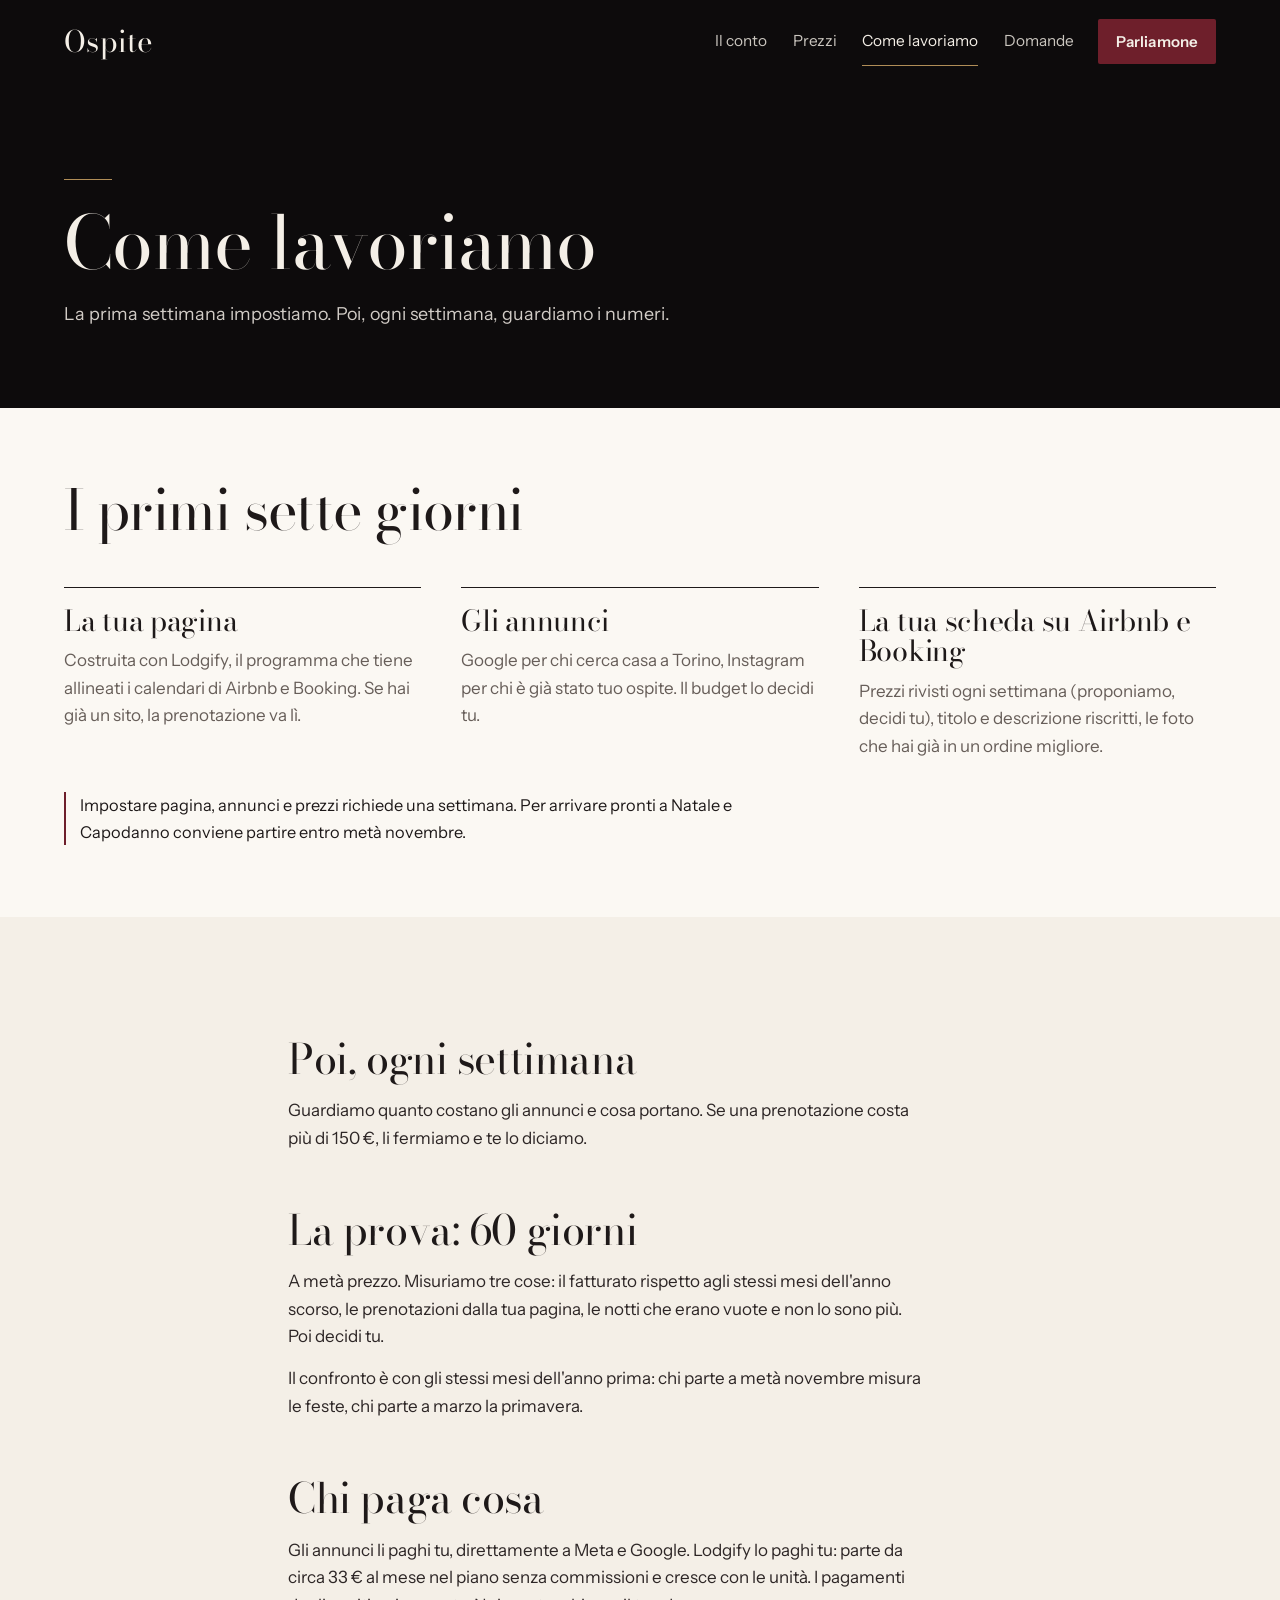
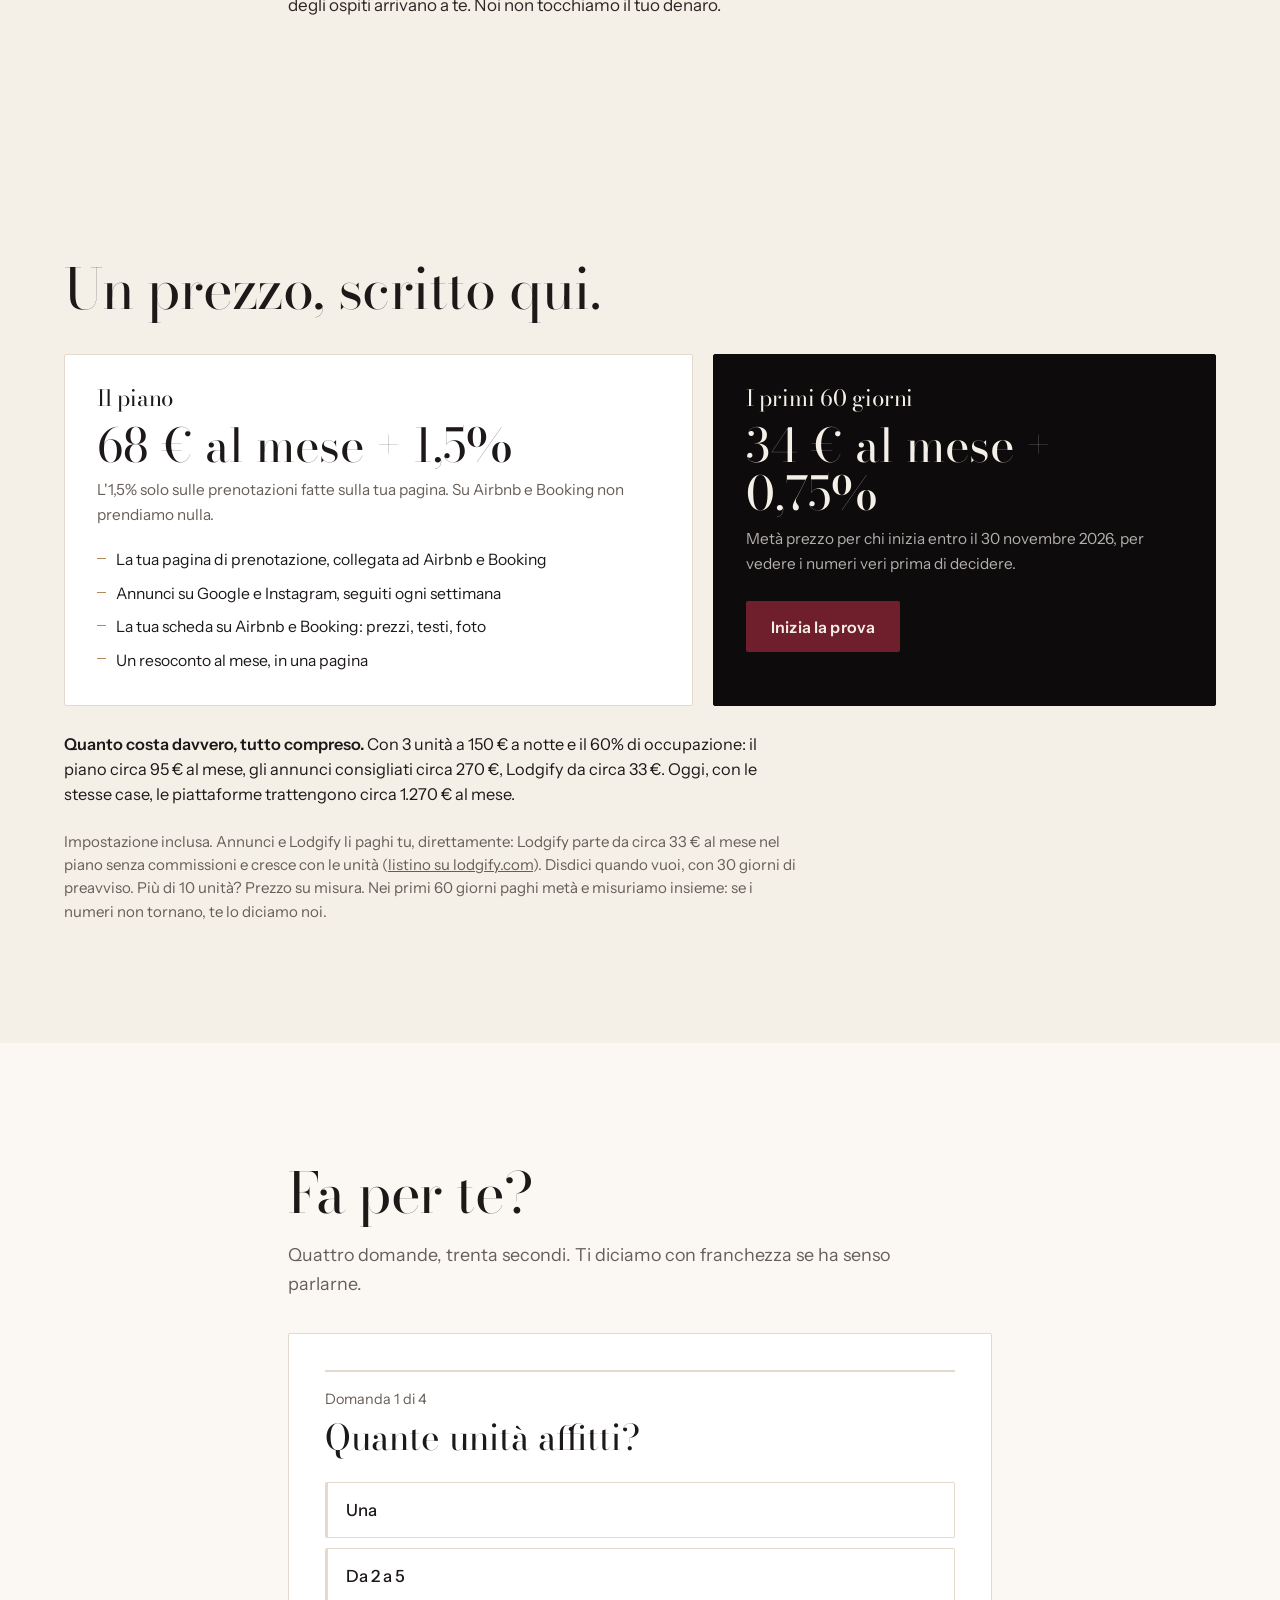
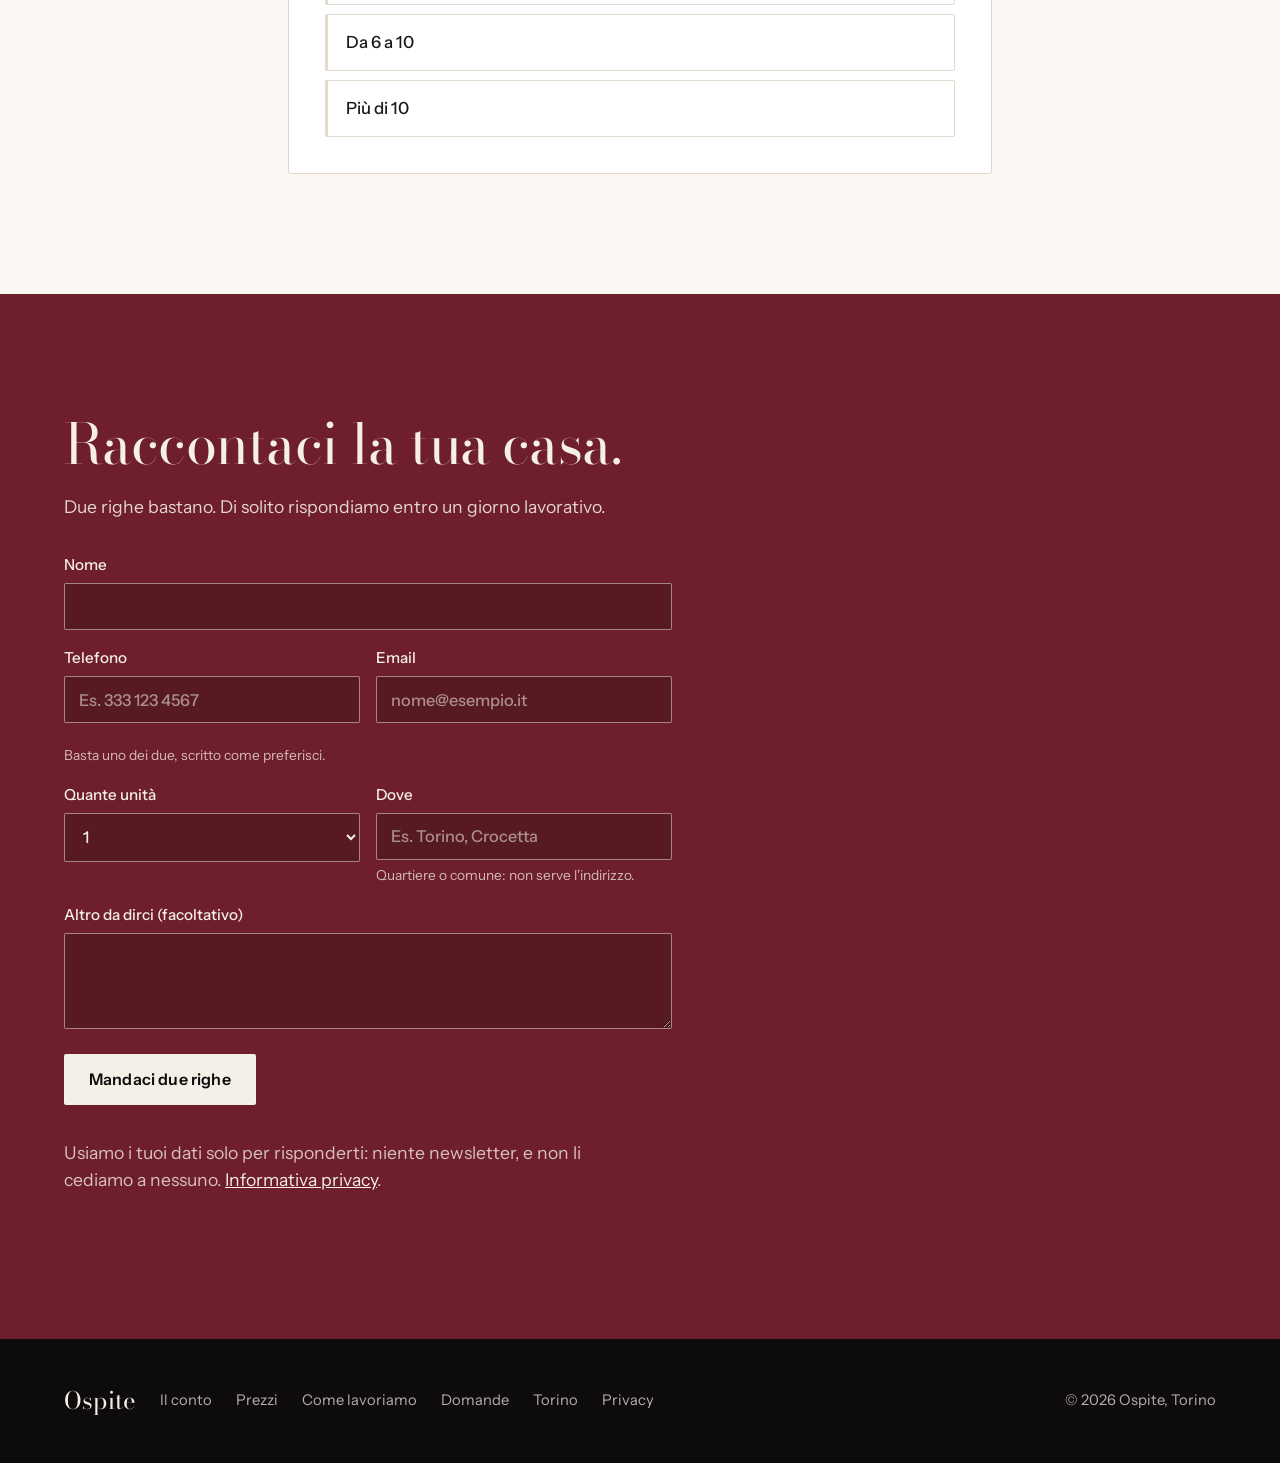
<file: prova sito Ospite 3/sito/come-lavoriamo.html>
<!DOCTYPE html>
<html lang="it">
<head>
<meta charset="utf-8">
<meta name="viewport" content="width=device-width, initial-scale=1, viewport-fit=cover">
<title>Come lavoriamo: pagina, annunci, prezzi | Ospite</title>
<meta name="description" content="Prima settimana impostiamo pagina, annunci e prezzi. Poi guardiamo i numeri ogni settimana. 68 € al mese più l'1,5%, i primi 60 giorni a metà prezzo.">
<meta name="robots" content="noindex">
<link rel="canonical" href="https://fantastic-bombolone-9636cc.netlify.app/come-lavoriamo">
<meta name="theme-color" content="#0D0B0C">
<meta property="og:type" content="website">
<meta property="og:locale" content="it_IT">
<meta property="og:site_name" content="Ospite">
<meta property="og:title" content="Come lavoriamo: pagina, annunci, prezzi | Ospite">
<meta property="og:description" content="Prima settimana impostiamo pagina, annunci e prezzi. Poi guardiamo i numeri ogni settimana. 68 € al mese più l'1,5%, i primi 60 giorni a metà prezzo.">
<meta property="og:url" content="https://fantastic-bombolone-9636cc.netlify.app/come-lavoriamo">
<meta property="og:image" content="https://fantastic-bombolone-9636cc.netlify.app/images/condividi.jpg">
<meta property="og:image:width" content="1200">
<meta property="og:image:height" content="630">
<meta property="og:image:alt" content="Ospite: l'ospite che torna da te ti costa il 15,5%.">
<meta name="twitter:card" content="summary_large_image">
<link rel="icon" href="data:image/svg+xml,%3Csvg xmlns='http://www.w3.org/2000/svg' viewBox='0 0 32 32'%3E%3Crect width='32' height='32' fill='%230D0B0C'/%3E%3Ccircle cx='16' cy='16' r='8.5' fill='none' stroke='%23F4EFE7' stroke-width='2.4'/%3E%3Ccircle cx='16' cy='16' r='2' fill='%236E1F2B'/%3E%3C/svg%3E">
<link rel="apple-touch-icon" href="apple-touch-icon.png">
<script>document.documentElement.className+=" js"</script>
<link rel="preload" href="assets/fonts/bodoni-moda.woff2" as="font" type="font/woff2" crossorigin>
<link rel="preload" href="assets/fonts/instrument-sans.woff2" as="font" type="font/woff2" crossorigin>
<link rel="stylesheet" href="assets/style.css">
</head>
<body>
<a class="salta" href="#contenuto">Vai al contenuto</a>
<header class="testata">
  <div class="wrap testata-riga">
    <a class="marchio" href="index.html">Ospite</a>
    <nav class="menu" aria-label="Menu principale"><a href="commissioni-airbnb-booking.html">Il conto</a><a href="index.html#prezzi">Prezzi</a><a href="come-lavoriamo.html" aria-current="page">Come lavoriamo</a><a href="domande.html">Domande</a></nav>
    <a class="btn btn-vino btn-piccolo solo-desk" href="#contatti">Parliamone</a>
    <button class="menu-btn" type="button" aria-expanded="false" aria-controls="menu-mobile">Menu</button>
  </div>
  <nav class="menu-mobile" id="menu-mobile" aria-label="Menu su telefono"><a href="commissioni-airbnb-booking.html">Il conto</a><a href="index.html#prezzi">Prezzi</a><a href="come-lavoriamo.html" aria-current="page">Come lavoriamo</a><a href="domande.html">Domande</a><a href="#contatti">Parliamone</a></nav>
</header>
<main id="contenuto">
  <section class="apertura">
    <div class="wrap">
      <span class="filetto"></span>
      <h1>Come lavoriamo</h1>
      <p class="intro">La prima settimana impostiamo. Poi, ogni settimana, guardiamo i numeri.</p>
    </div>
  </section>

  <section class="compatta" aria-labelledby="sette-titolo">
    <div class="wrap">
      <h2 id="sette-titolo">I primi sette giorni</h2>
      <div class="tre">
        <article><h3>La tua pagina</h3><p>Costruita con Lodgify, il programma che tiene allineati i calendari di Airbnb e Booking. Se hai già un sito, la prenotazione va lì.</p></article>
        <article><h3>Gli annunci</h3><p>Google per chi cerca casa a Torino, Instagram per chi è già stato tuo ospite. Il budget lo decidi tu.</p></article>
        <article><h3>La tua scheda su Airbnb e Booking</h3><p>Prezzi rivisti ogni settimana (proponiamo, decidi tu), titolo e descrizione riscritti, le foto che hai già in un ordine migliore.</p></article>
      </div>
      <p class="avviso-chiaro">Impostare pagina, annunci e prezzi richiede una settimana. Per arrivare pronti a Natale e Capodanno conviene partire entro metà novembre.</p>
    </div>
  </section>

  <section class="sfondo-avorio" aria-labelledby="poi-titolo">
    <div class="stretto">
      <div class="blocco">
        <h2 id="poi-titolo">Poi, ogni settimana</h2>
        <p>Guardiamo quanto costano gli annunci e cosa portano. Se una prenotazione costa più di 150 €, li fermiamo e te lo diciamo.</p>
      </div>
      <div class="blocco">
        <h2>La prova: 60 giorni</h2>
        <p>A metà prezzo. Misuriamo tre cose: il fatturato rispetto agli stessi mesi dell'anno scorso, le prenotazioni dalla tua pagina, le notti che erano vuote e non lo sono più. Poi decidi tu.</p>
        <p>Il confronto è con gli stessi mesi dell'anno prima: chi parte a metà novembre misura le feste, chi parte a marzo la primavera.</p>
      </div>
      <div class="blocco">
        <h2>Chi paga cosa</h2>
        <p>Gli annunci li paghi tu, direttamente a Meta e Google. Lodgify lo paghi tu: parte da circa 33 € al mese nel piano senza commissioni e cresce con le unità. I pagamenti degli ospiti arrivano a te. Noi non tocchiamo il tuo denaro.</p>
      </div>
    </div>
  </section>

  <section class="sfondo-avorio" id="prezzi" aria-labelledby="prezzi-titolo">
    <div class="wrap">
      <h2 id="prezzi-titolo">Un prezzo, scritto qui.</h2>
      <div class="prezzi">
        <div class="prezzo-card">
          <h3>Il piano</h3>
          <p class="prezzo-cifra">68 € al mese + 1,5%</p>
          <p class="prezzo-sotto">L'1,5% solo sulle prenotazioni fatte sulla tua pagina. Su Airbnb e Booking non prendiamo nulla.</p>
          <ul class="prezzo-lista">
            <li>La tua pagina di prenotazione, collegata ad Airbnb e Booking</li>
            <li>Annunci su Google e Instagram, seguiti ogni settimana</li>
            <li>La tua scheda su Airbnb e Booking: prezzi, testi, foto</li>
            <li>Un resoconto al mese, in una pagina</li>
          </ul>
        </div>
        <div class="prezzo-card scuro">
          <h3>I primi 60 giorni</h3>
          <p class="prezzo-cifra">34 € al mese + 0,75%</p>
          <p class="prezzo-sotto">Metà prezzo per chi inizia entro il 30 novembre 2026, per vedere i numeri veri prima di decidere.</p>
          <p class="prezzo-azione"><a class="btn btn-vino" href="#contatti">Inizia la prova</a></p>
        </div>
      </div>
      <p class="prezzo-esempio"><strong>Quanto costa davvero, tutto compreso.</strong> Con 3 unità a 150 € a notte e il 60% di occupazione: il piano circa 95 € al mese, gli annunci consigliati circa 270 €, Lodgify da circa 33 €. Oggi, con le stesse case, le piattaforme trattengono circa 1.270 € al mese.</p>
      <p class="prezzo-nota">Impostazione inclusa. Annunci e Lodgify li paghi tu, direttamente: Lodgify parte da circa 33 € al mese nel piano senza commissioni e cresce con le unità (<a href="https://www.lodgify.com/it/" target="_blank" rel="noopener">listino su lodgify.com</a>). Disdici quando vuoi, con 30 giorni di preavviso. Più di 10 unità? Prezzo su misura. Nei primi 60 giorni paghi metà e misuriamo insieme: se i numeri non tornano, te lo diciamo noi.</p>
    </div>
  </section>

  <section id="fa-per-te" aria-labelledby="quiz-titolo">
    <div class="stretto">
      <h2 id="quiz-titolo">Fa per te?</h2>
      <p class="intro">Quattro domande, trenta secondi. Ti diciamo con franchezza se ha senso parlarne.</p>
      <div class="quiz-card" id="quiz"><noscript><p>Per il questionario serve JavaScript. Puoi anche scriverci dal modulo qui sotto.</p></noscript></div>
    </div>
  </section>
<section class="contatti" id="contatti" aria-labelledby="contatti-titolo">
  <div class="wrap">
    <h2 id="contatti-titolo">Raccontaci la tua casa.</h2>
    <p>Due righe bastano. Di solito rispondiamo entro un giorno lavorativo.</p>
    <form class="modulo" name="contatto" method="POST" action="/grazie.html" data-netlify="true" netlify-honeypot="trappola">
      <input type="hidden" name="form-name" value="contatto">
      <p hidden><label>Non compilare questo campo <input name="trappola"></label></p>
      <div><label for="f-nome">Nome</label><input id="f-nome" name="nome" autocomplete="name" required></div>
      <div class="riga2">
        <div><label for="f-tel">Telefono</label><input id="f-tel" name="telefono" type="tel" aria-describedby="f-recapito-aiuto" inputmode="tel" autocomplete="tel" placeholder="Es. 333 123 4567"></div>
        <div><label for="f-email">Email</label><input id="f-email" name="email" type="email" aria-describedby="f-recapito-aiuto" autocomplete="email" placeholder="nome@esempio.it"></div>
      </div>
      <p class="aiuto" id="f-recapito-aiuto">Basta uno dei due, scritto come preferisci.</p>
      <noscript><p class="aiuto">Lasciaci almeno uno dei due, telefono o email: senza, non possiamo risponderti.</p></noscript>
      <div class="riga2">
        <div><label for="f-unita">Quante unità</label><select id="f-unita" name="unita"><option>1</option><option>Da 2 a 5</option><option>Da 6 a 10</option><option>Più di 10</option></select></div>
        <div><label for="f-dove">Dove</label><input id="f-dove" name="dove" autocomplete="address-level2" aria-describedby="f-dove-aiuto" placeholder="Es. Torino, Crocetta"><p class="aiuto" id="f-dove-aiuto">Quartiere o comune: non serve l'indirizzo.</p></div>
      </div>
      <div><label for="f-msg">Altro da dirci (facoltativo)</label><textarea id="f-msg" name="messaggio"></textarea></div>
      <p class="modulo-errore" id="f-errore" role="alert" hidden>Lasciaci un telefono o un'email, così possiamo risponderti.</p>
      <div><button class="btn btn-chiaro" type="submit">Mandaci due righe</button></div>
      <p class="nota">Usiamo i tuoi dati solo per risponderti: niente newsletter, e non li cediamo a nessuno. <a href="privacy.html">Informativa privacy</a>.</p>
    </form>
    <div class="contatti-altri"><a data-wa hidden href="#">Scrivici su WhatsApp</a></div>
  </div>
</section>
</main>
<footer class="piede">
  <div class="wrap piede-griglia">
    <a class="marchio" href="index.html">Ospite</a>
    <nav aria-label="Piè di pagina"><a href="commissioni-airbnb-booking.html">Il conto</a><a href="index.html#prezzi">Prezzi</a><a href="come-lavoriamo.html">Come lavoriamo</a><a href="domande.html">Domande</a><a href="prenotazioni-dirette-torino.html">Torino</a><a href="privacy.html">Privacy</a></nav>
    <span>© 2026 Ospite, Torino</span>
  </div>
</footer>
<div class="barra-mobile"><a class="btn btn-vino" href="#contatti">Parliamone</a></div>
<script src="assets/site.js" defer></script>
</body>
</html>
</file>
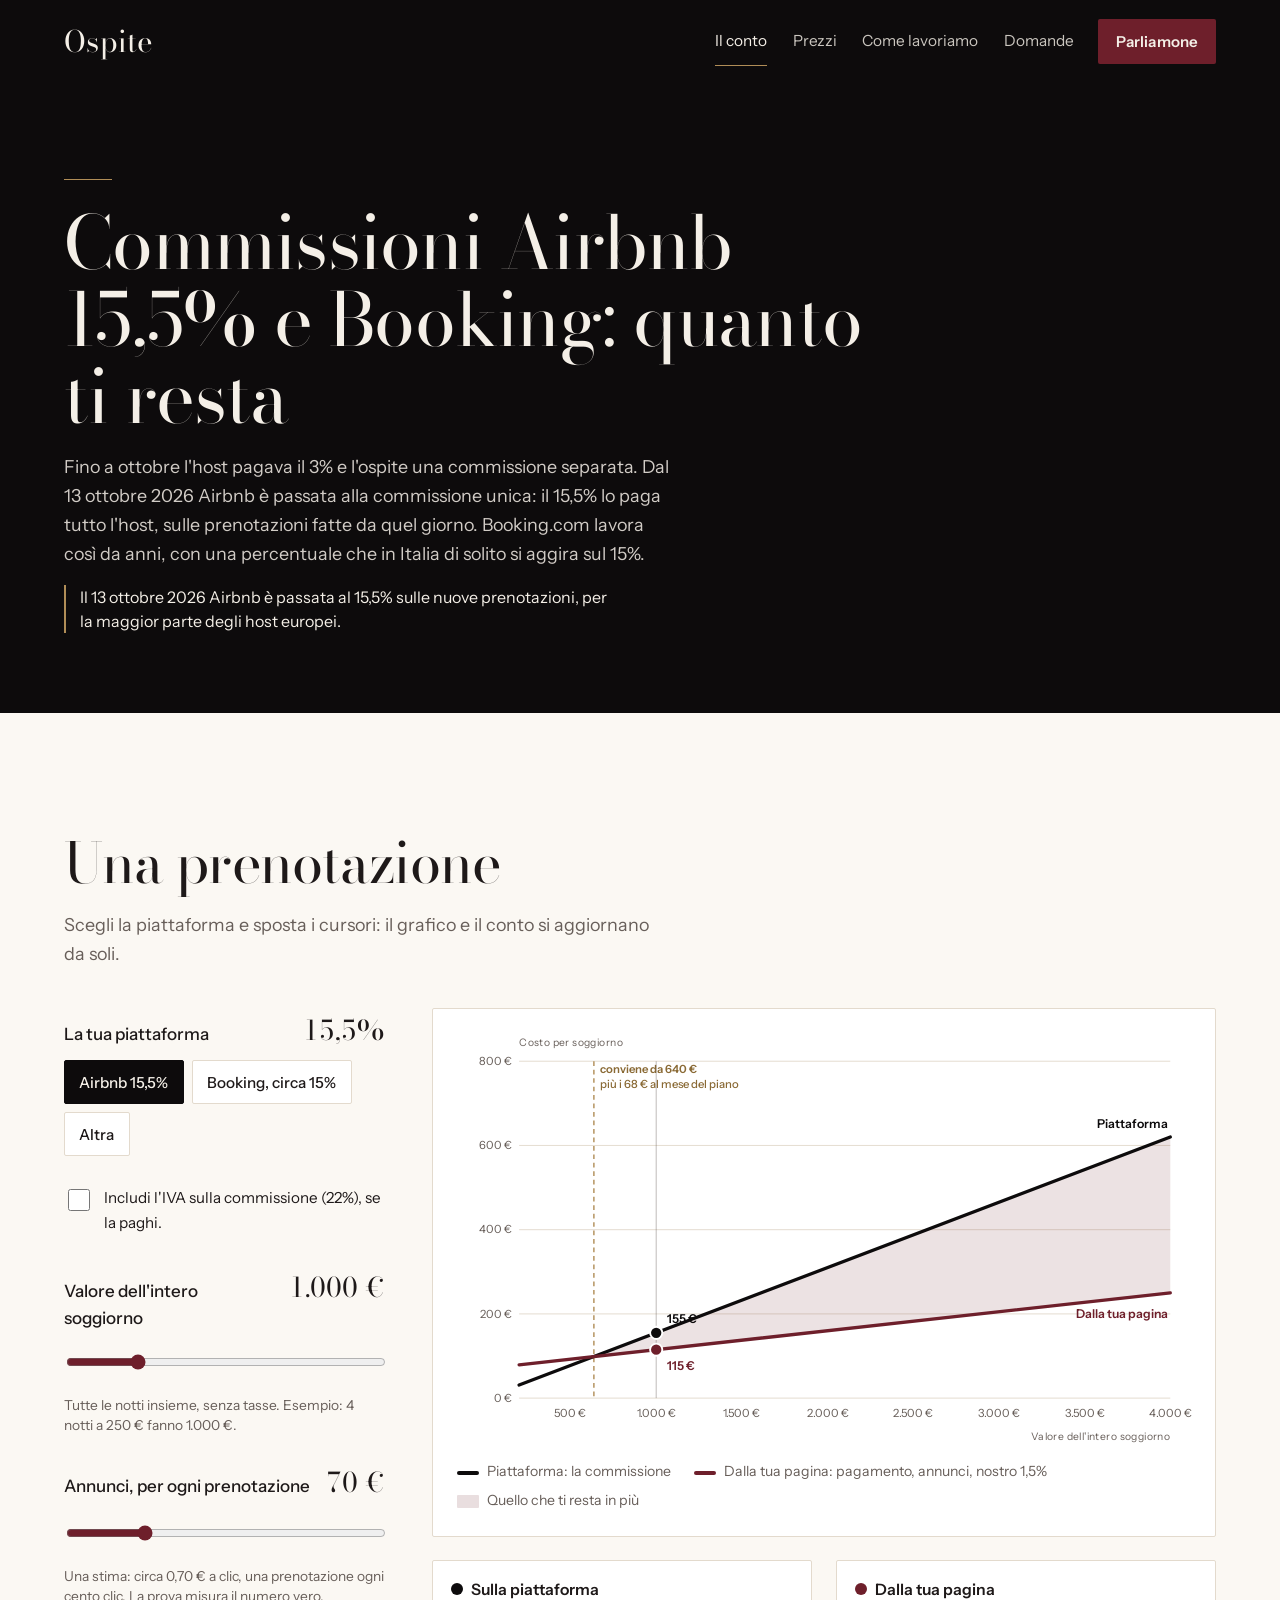
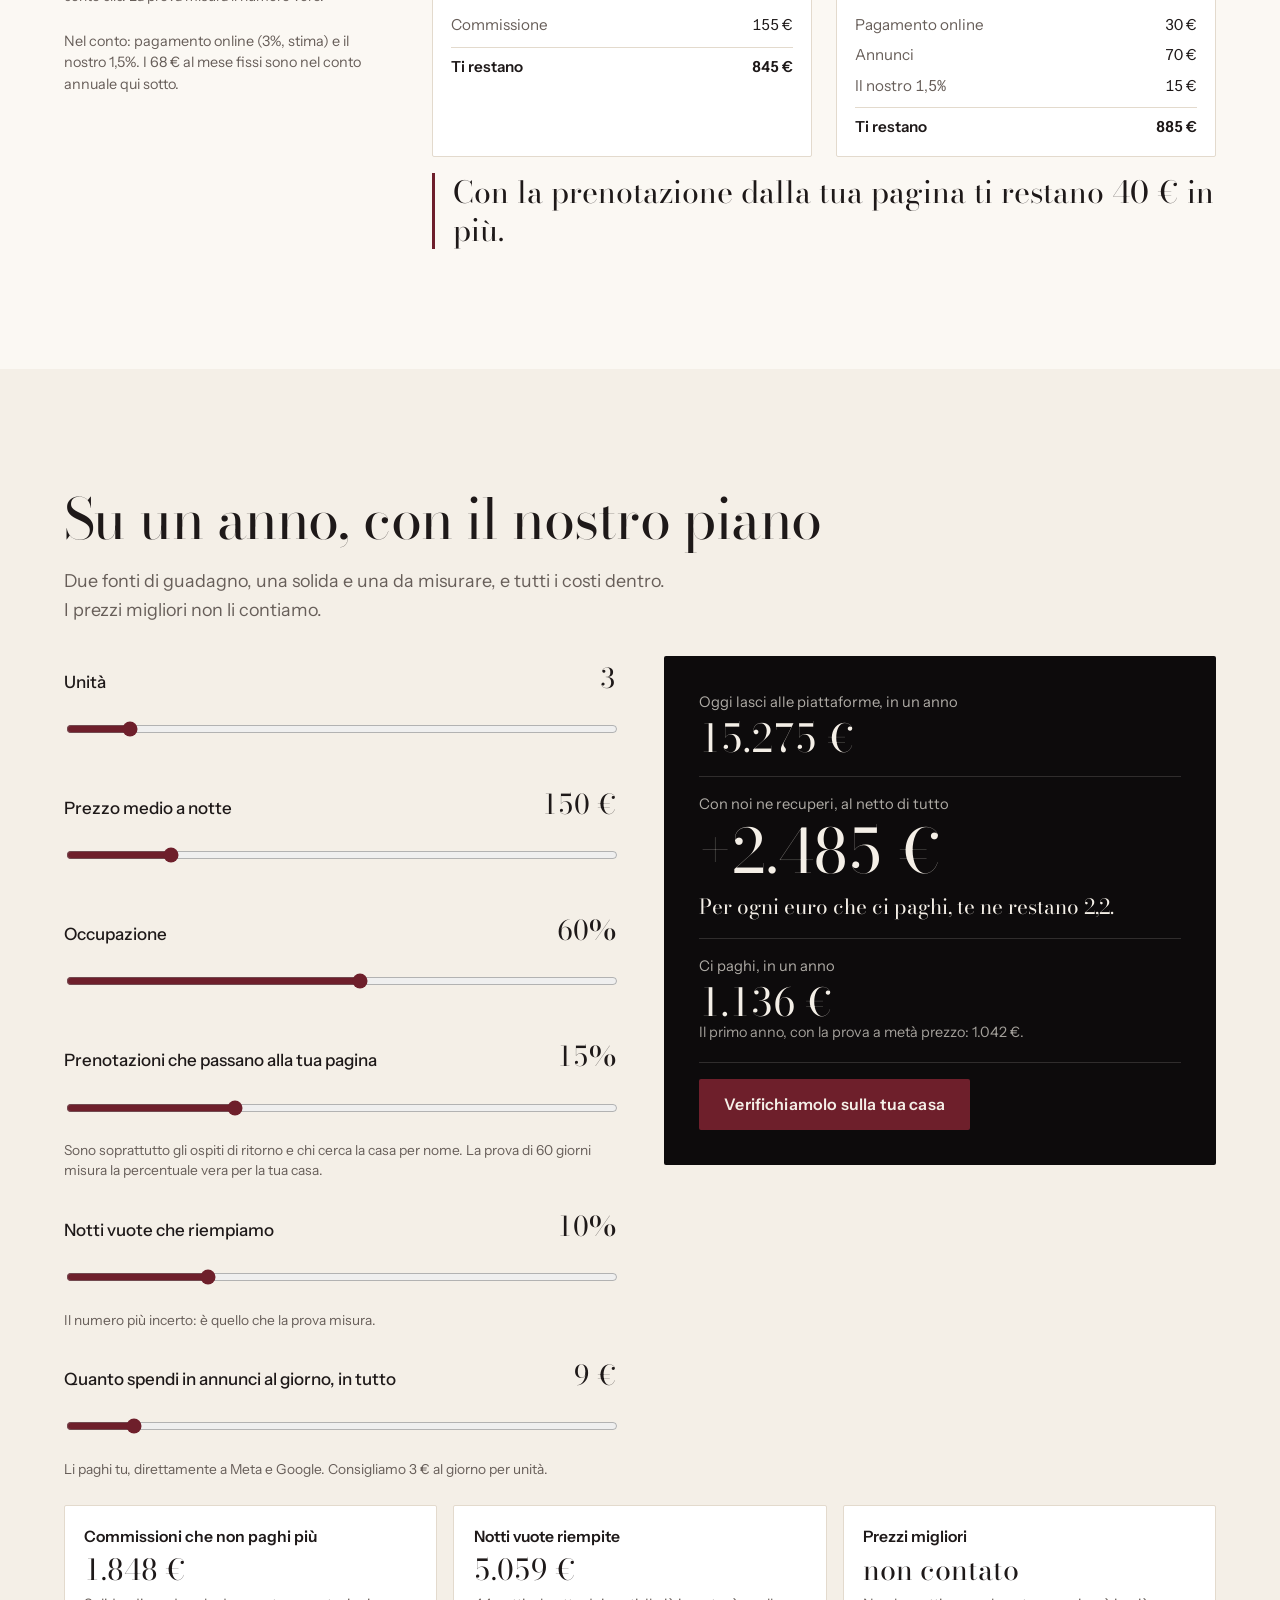
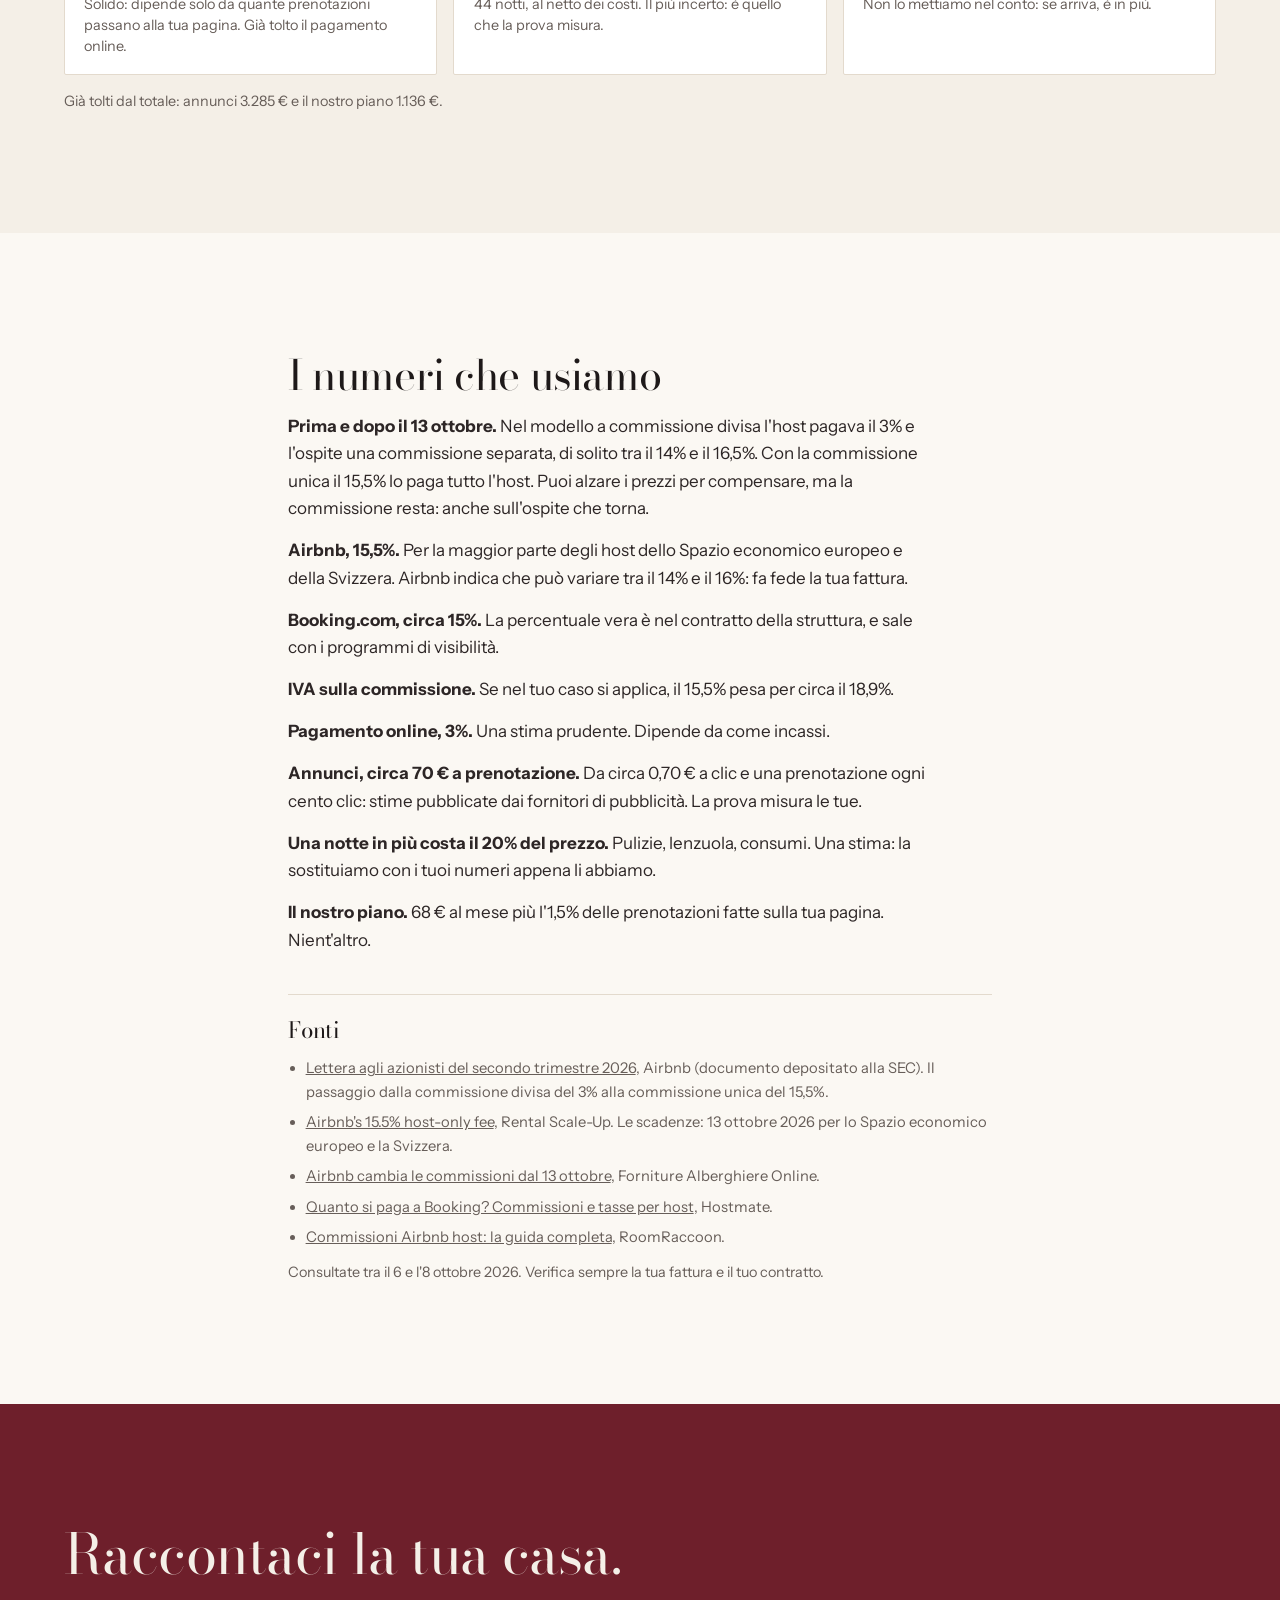
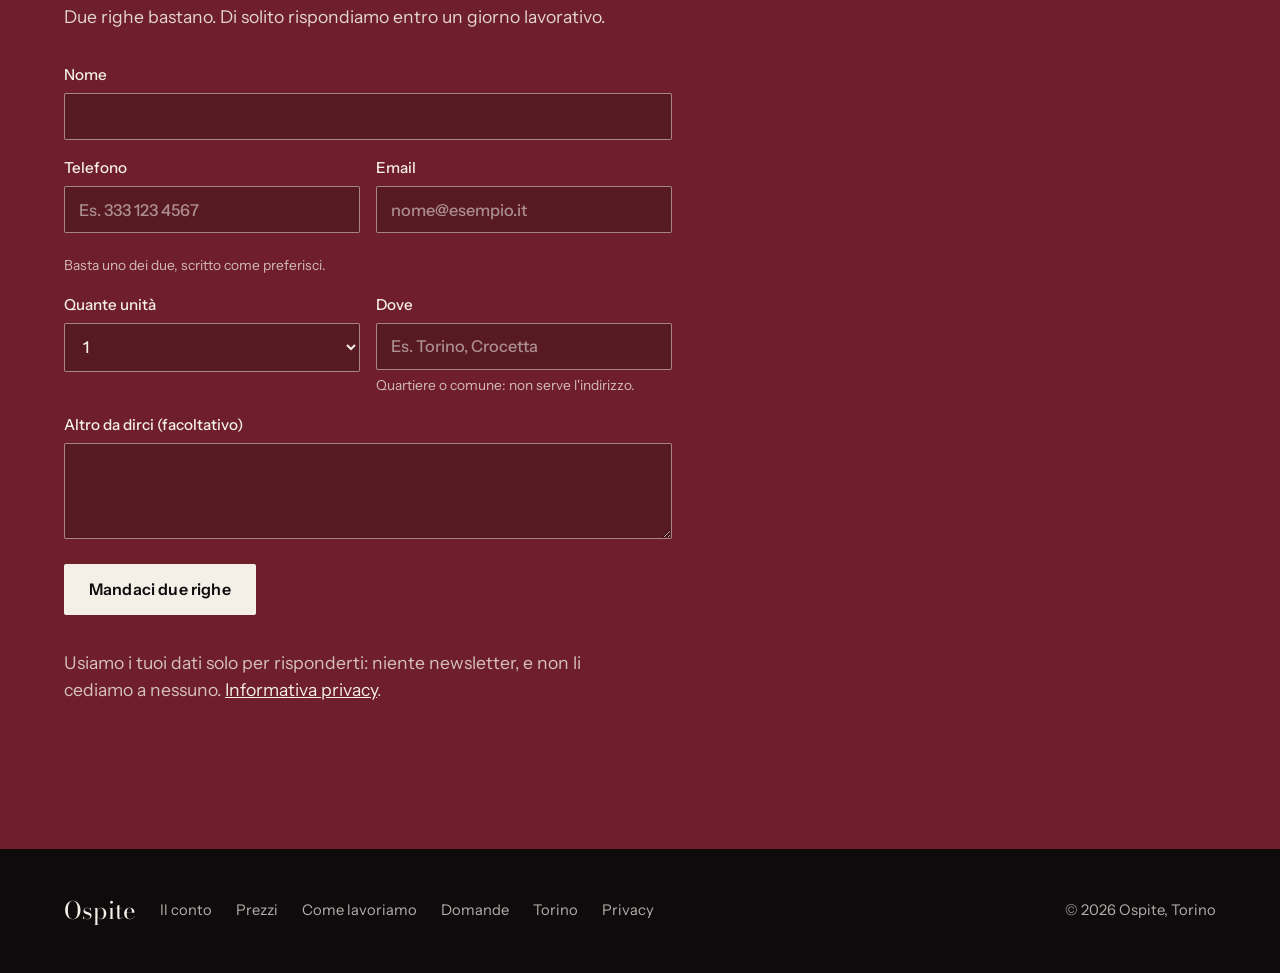
<file: prova sito Ospite 3/sito/commissioni-airbnb-booking.html>
<!DOCTYPE html>
<html lang="it">
<head>
<meta charset="utf-8">
<meta name="viewport" content="width=device-width, initial-scale=1, viewport-fit=cover">
<title>Commissioni Airbnb 15,5% e Booking: quanto ti resta | Ospite</title>
<meta name="description" content="Dal 13 ottobre 2026 Airbnb trattiene il 15,5% agli host europei. Confronta commissione e prenotazione diretta, soggiorno per soggiorno e su un anno.">
<meta name="robots" content="noindex">
<link rel="canonical" href="https://fantastic-bombolone-9636cc.netlify.app/commissioni-airbnb-booking">
<meta name="theme-color" content="#0D0B0C">
<meta property="og:type" content="website">
<meta property="og:locale" content="it_IT">
<meta property="og:site_name" content="Ospite">
<meta property="og:title" content="Commissioni Airbnb 15,5% e Booking: quanto ti resta | Ospite">
<meta property="og:description" content="Dal 13 ottobre 2026 Airbnb trattiene il 15,5% agli host europei. Confronta commissione e prenotazione diretta, soggiorno per soggiorno e su un anno.">
<meta property="og:url" content="https://fantastic-bombolone-9636cc.netlify.app/commissioni-airbnb-booking">
<meta property="og:image" content="https://fantastic-bombolone-9636cc.netlify.app/images/condividi.jpg">
<meta property="og:image:width" content="1200">
<meta property="og:image:height" content="630">
<meta property="og:image:alt" content="Ospite: l'ospite che torna da te ti costa il 15,5%.">
<meta name="twitter:card" content="summary_large_image">
<link rel="icon" href="data:image/svg+xml,%3Csvg xmlns='http://www.w3.org/2000/svg' viewBox='0 0 32 32'%3E%3Crect width='32' height='32' fill='%230D0B0C'/%3E%3Ccircle cx='16' cy='16' r='8.5' fill='none' stroke='%23F4EFE7' stroke-width='2.4'/%3E%3Ccircle cx='16' cy='16' r='2' fill='%236E1F2B'/%3E%3C/svg%3E">
<link rel="apple-touch-icon" href="apple-touch-icon.png">
<script>document.documentElement.className+=" js"</script>
<link rel="preload" href="assets/fonts/bodoni-moda.woff2" as="font" type="font/woff2" crossorigin>
<link rel="preload" href="assets/fonts/instrument-sans.woff2" as="font" type="font/woff2" crossorigin>
<link rel="stylesheet" href="assets/style.css">
</head>
<body>
<a class="salta" href="#contenuto">Vai al contenuto</a>
<header class="testata">
  <div class="wrap testata-riga">
    <a class="marchio" href="index.html">Ospite</a>
    <nav class="menu" aria-label="Menu principale"><a href="commissioni-airbnb-booking.html" aria-current="page">Il conto</a><a href="index.html#prezzi">Prezzi</a><a href="come-lavoriamo.html">Come lavoriamo</a><a href="domande.html">Domande</a></nav>
    <a class="btn btn-vino btn-piccolo solo-desk" href="#contatti">Parliamone</a>
    <button class="menu-btn" type="button" aria-expanded="false" aria-controls="menu-mobile">Menu</button>
  </div>
  <nav class="menu-mobile" id="menu-mobile" aria-label="Menu su telefono"><a href="commissioni-airbnb-booking.html" aria-current="page">Il conto</a><a href="index.html#prezzi">Prezzi</a><a href="come-lavoriamo.html">Come lavoriamo</a><a href="domande.html">Domande</a><a href="#contatti">Parliamone</a></nav>
</header>
<main id="contenuto">
  <section class="apertura">
    <div class="wrap">
      <span class="filetto"></span>
      <h1>Commissioni Airbnb 15,5% e Booking: quanto ti resta</h1>
      <p class="intro">Fino a ottobre l'host pagava il 3% e l'ospite una commissione separata. Dal 13 ottobre 2026 Airbnb è passata alla commissione unica: il 15,5% lo paga tutto l'host, sulle prenotazioni fatte da quel giorno. Booking.com lavora così da anni, con una percentuale che in Italia di solito si aggira sul 15%.</p>
      <p class="avviso">Il 13 ottobre 2026 Airbnb è passata al 15,5% sulle nuove prenotazioni, per la maggior parte degli host europei.</p>
    </div>
  </section>
  <section aria-labelledby="calcolo-titolo">
    <div class="wrap">
      <h2 id="calcolo-titolo">Una prenotazione</h2>
      <p class="intro">Scegli la piattaforma e sposta i cursori: il grafico e il conto si aggiornano da soli.</p>
      <div class="calcolo" data-calcolo>
        <div class="comandi">
          <div class="comando">
            <span class="etichetta">La tua piattaforma <output id="o-piatt">15,5%</output></span>
            <div class="segmenti" role="group" aria-label="Piattaforma">
              <button type="button" data-val="15.5" aria-pressed="true">Airbnb 15,5%</button>
              <button type="button" data-val="15" aria-pressed="false">Booking, circa 15%</button>
              <button type="button" data-val="altra" aria-pressed="false">Altra</button>
            </div>
            <div class="comando comando-altra" id="c-altra" hidden>
              <label for="r-altra">La tua commissione <output id="o-altra" for="r-altra">18%</output></label>
              <input id="r-altra" type="range" min="8" max="25" step="0.5" value="18">
            </div>
          </div>
          <label class="spunta"><input type="checkbox" id="c-iva"><span>Includi l'IVA sulla commissione (22%), se la paghi.</span></label>
          <div class="comando">
            <label for="r-sogg">Valore dell'intero soggiorno <output id="o-sogg" for="r-sogg">1.000 €</output></label>
            <input id="r-sogg" type="range" min="200" max="4000" step="50" value="1000">
            <p class="aiuto">Tutte le notti insieme, senza tasse. Esempio: 4 notti a 250 € fanno 1.000 €.</p>
          </div>
          <div class="comando">
            <label for="r-ann">Annunci, per ogni prenotazione <output id="o-ann" for="r-ann">70 €</output></label>
            <input id="r-ann" type="range" min="0" max="300" step="10" value="70">
            <p class="aiuto">Una stima: circa 0,70 € a clic, una prenotazione ogni cento clic. La prova misura il numero vero.</p>
          </div>
          <p class="nota">Nel conto: pagamento online (3%, stima) e il nostro 1,5%. I 68 € al mese fissi sono nel conto annuale qui sotto.</p>
        </div>
        <div>
          <noscript><p class="senza-js">Senza JavaScript il grafico non si vede. L'esempio in numeri, con le stesse stime: un soggiorno da 1.500&nbsp;€ su Airbnb costa 232,50&nbsp;€ di commissione (15,5%). Dalla tua pagina costa 137,50&nbsp;€: 45&nbsp;€ di pagamento online (3%), 70&nbsp;€ di annunci e 22,50&nbsp;€ per il nostro 1,5%. Nell'esempio restano 95&nbsp;€ in più, prima dei 68&nbsp;€ al mese del piano.</p></noscript>
          <figure class="grafico">
            <svg id="grafico-svg" viewBox="0 0 600 360" role="img" aria-label="Quanto costa un soggiorno sulla piattaforma e dalla tua pagina, al variare del suo valore"></svg>
            <figcaption class="legenda"><span style="--c:#0D0B0C">Piattaforma: la commissione</span><span style="--c:#6E1F2B">Dalla tua pagina: pagamento, annunci, nostro 1,5%</span><span class="area" style="--c:rgba(110,31,43,.15)">Quello che ti resta in più</span></figcaption>
          </figure>
          <div class="ricevuta">
            <div class="colonna">
              <p class="col-titolo" style="--c:#0D0B0C">Sulla piattaforma</p>
              <dl><dt>Commissione</dt><dd id="x-comm"></dd><dt class="tot">Ti restano</dt><dd class="tot" id="x-resta-a"></dd></dl>
            </div>
            <div class="colonna">
              <p class="col-titolo" style="--c:#6E1F2B">Dalla tua pagina</p>
              <dl><dt>Pagamento online</dt><dd id="x-pag"></dd><dt>Annunci</dt><dd id="x-ann"></dd><dt>Il nostro 1,5%</dt><dd id="x-noi"></dd><dt class="tot">Ti restano</dt><dd class="tot" id="x-resta-b"></dd></dl>
            </div>
            <p class="esito" id="esito"></p>
          </div>
        </div>
      </div>
    </div>
  </section>

  <section class="sfondo-avorio" id="anno" aria-labelledby="anno-titolo">
    <div class="wrap">
      <h2 id="anno-titolo">Su un anno, con il nostro piano</h2>
      <p class="intro">Due fonti di guadagno, una solida e una da misurare, e tutti i costi dentro. I prezzi migliori non li contiamo.</p>
      <div class="conto" data-conto="full">
        <div class="conto-campi">
          <div class="comando"><label for="a-u">Unità <output data-v="u" for="a-u"></output></label><input id="a-u" data-k="u" type="range" min="1" max="20" step="1" value="3"></div>
          <div class="comando"><label for="a-p">Prezzo medio a notte <output data-v="p" for="a-p"></output></label><input id="a-p" data-k="p" type="range" min="50" max="600" step="10" value="150"></div>
          <div class="comando"><label for="a-o">Occupazione <output data-v="o" for="a-o"></output></label><input id="a-o" data-k="o" type="range" min="20" max="95" step="5" value="60"></div>
          <div class="comando"><label for="a-s">Prenotazioni che passano alla tua pagina <output data-v="s" for="a-s"></output></label><input id="a-s" data-k="s" type="range" min="0" max="50" step="5" value="15"><p class="aiuto">Sono soprattutto gli ospiti di ritorno e chi cerca la casa per nome. La prova di 60 giorni misura la percentuale vera per la tua casa.</p></div>
          <div class="comando"><label for="a-f">Notti vuote che riempiamo <output data-v="f" for="a-f"></output></label><input id="a-f" data-k="f" type="range" min="0" max="40" step="5" value="10"><p class="aiuto">Il numero più incerto: è quello che la prova misura.</p></div>
          <div class="comando"><label for="a-a">Quanto spendi in annunci al giorno, in tutto <output data-v="a" for="a-a"></output></label><input id="a-a" data-k="a" type="range" min="0" max="80" step="1" value="9"><p class="aiuto">Li paghi tu, direttamente a Meta e Google. Consigliamo 3 € al giorno per unità.</p></div>
        </div>
        <div class="conto-esito">
          <div class="riga"><div class="lbl">Oggi lasci alle piattaforme, in un anno</div><div class="num" data-o="oggi"></div></div>
          <div class="riga"><div class="lbl">Con noi ne recuperi, al netto di tutto</div><div class="num grande" data-o="resta"></div><p class="pereuro" data-o="pereuro"></p></div>
          <div class="riga"><div class="lbl">Ci paghi, in un anno</div><div class="num" data-o="piano"></div><p class="nota" data-o="primoanno"></p></div>
          <div class="riga conto-azioni"><button class="btn btn-vino" type="button" data-verifica>Verifichiamolo sulla tua casa</button></div>
        </div>
      </div>
      <div class="fonti3">
        <div class="fonte3"><p class="titolo">Commissioni che non paghi più</p><p class="cifra" data-out-full="fonte1"></p><p class="certezza">Solido: dipende solo da quante prenotazioni passano alla tua pagina. Già tolto il pagamento online.</p></div>
        <div class="fonte3"><p class="titolo">Notti vuote riempite</p><p class="cifra" data-out-full="fonte2"></p><p class="certezza"><span data-out-full="notti"></span> notti, al netto dei costi. Il più incerto: è quello che la prova misura.</p></div>
        <div class="fonte3"><p class="titolo">Prezzi migliori</p><p class="cifra">non contato</p><p class="certezza">Non lo mettiamo nel conto: se arriva, è in più.</p></div>
      </div>
      <p class="nota costi-nota" data-out-full="costi"></p>
    </div>
  </section>

  <section id="numeri" aria-labelledby="leggi-titolo">
    <div class="stretto">
      <div class="blocco">
        <h2 id="leggi-titolo">I numeri che usiamo</h2>
        <p><strong>Prima e dopo il 13 ottobre.</strong> Nel modello a commissione divisa l'host pagava il 3% e l'ospite una commissione separata, di solito tra il 14% e il 16,5%. Con la commissione unica il 15,5% lo paga tutto l'host. Puoi alzare i prezzi per compensare, ma la commissione resta: anche sull'ospite che torna.</p>
        <p><strong>Airbnb, 15,5%.</strong> Per la maggior parte degli host dello Spazio economico europeo e della Svizzera. Airbnb indica che può variare tra il 14% e il 16%: fa fede la tua fattura.</p>
        <p><strong>Booking.com, circa 15%.</strong> La percentuale vera è nel contratto della struttura, e sale con i programmi di visibilità.</p>
        <p><strong>IVA sulla commissione.</strong> Se nel tuo caso si applica, il 15,5% pesa per circa il 18,9%.</p>
        <p><strong>Pagamento online, 3%.</strong> Una stima prudente. Dipende da come incassi.</p>
        <p><strong>Annunci, circa 70 € a prenotazione.</strong> Da circa 0,70 € a clic e una prenotazione ogni cento clic: stime pubblicate dai fornitori di pubblicità. La prova misura le tue.</p>
        <p><strong>Una notte in più costa il 20% del prezzo.</strong> Pulizie, lenzuola, consumi. Una stima: la sostituiamo con i tuoi numeri appena li abbiamo.</p>
        <p><strong>Il nostro piano.</strong> 68 € al mese più l'1,5% delle prenotazioni fatte sulla tua pagina. Nient'altro.</p>
      </div>
      <div class="fonti">
        <h2>Fonti</h2>
        <ul>
          <li><a href="https://www.sec.gov/Archives/edgar/data/0001559720/000119312526337928/d70413dex991.htm" target="_blank" rel="noopener">Lettera agli azionisti del secondo trimestre 2026</a>, Airbnb (documento depositato alla SEC). Il passaggio dalla commissione divisa del 3% alla commissione unica del 15,5%.</li>
          <li><a href="https://www.rentalscaleup.com/airbnb-host-fees/" target="_blank" rel="noopener">Airbnb's 15.5% host-only fee</a>, Rental Scale-Up. Le scadenze: 13 ottobre 2026 per lo Spazio economico europeo e la Svizzera.</li>
          <li><a href="https://www.forniturealberghiereonline.it/blog-hotel/1159-airbnb-cambia-le-commissioni-dal-13-ottobre-cosa-devono-valutare-host-e-strutture-ricettive" target="_blank" rel="noopener">Airbnb cambia le commissioni dal 13 ottobre</a>, Forniture Alberghiere Online.</li>
          <li><a href="https://hostmate.it/quanto-si-paga-a-booking/" target="_blank" rel="noopener">Quanto si paga a Booking? Commissioni e tasse per host</a>, Hostmate.</li>
          <li><a href="https://roomraccoon.it/blog/commissioni-airbnb-host-la-guida-completa/" target="_blank" rel="noopener">Commissioni Airbnb host: la guida completa</a>, RoomRaccoon.</li>
        </ul>
        <p class="nota fonti-data">Consultate tra il 6 e l'8 ottobre 2026. Verifica sempre la tua fattura e il tuo contratto.</p>
      </div>
    </div>
  </section>
<section class="contatti" id="contatti" aria-labelledby="contatti-titolo">
  <div class="wrap">
    <h2 id="contatti-titolo">Raccontaci la tua casa.</h2>
    <p>Due righe bastano. Di solito rispondiamo entro un giorno lavorativo.</p>
    <form class="modulo" name="contatto" method="POST" action="/grazie.html" data-netlify="true" netlify-honeypot="trappola">
      <input type="hidden" name="form-name" value="contatto">
      <p hidden><label>Non compilare questo campo <input name="trappola"></label></p>
      <div><label for="f-nome">Nome</label><input id="f-nome" name="nome" autocomplete="name" required></div>
      <div class="riga2">
        <div><label for="f-tel">Telefono</label><input id="f-tel" name="telefono" type="tel" aria-describedby="f-recapito-aiuto" inputmode="tel" autocomplete="tel" placeholder="Es. 333 123 4567"></div>
        <div><label for="f-email">Email</label><input id="f-email" name="email" type="email" aria-describedby="f-recapito-aiuto" autocomplete="email" placeholder="nome@esempio.it"></div>
      </div>
      <p class="aiuto" id="f-recapito-aiuto">Basta uno dei due, scritto come preferisci.</p>
      <noscript><p class="aiuto">Lasciaci almeno uno dei due, telefono o email: senza, non possiamo risponderti.</p></noscript>
      <div class="riga2">
        <div><label for="f-unita">Quante unità</label><select id="f-unita" name="unita"><option>1</option><option>Da 2 a 5</option><option>Da 6 a 10</option><option>Più di 10</option></select></div>
        <div><label for="f-dove">Dove</label><input id="f-dove" name="dove" autocomplete="address-level2" aria-describedby="f-dove-aiuto" placeholder="Es. Torino, Crocetta"><p class="aiuto" id="f-dove-aiuto">Quartiere o comune: non serve l'indirizzo.</p></div>
      </div>
      <div><label for="f-msg">Altro da dirci (facoltativo)</label><textarea id="f-msg" name="messaggio"></textarea></div>
      <p class="modulo-errore" id="f-errore" role="alert" hidden>Lasciaci un telefono o un'email, così possiamo risponderti.</p>
      <div><button class="btn btn-chiaro" type="submit">Mandaci due righe</button></div>
      <p class="nota">Usiamo i tuoi dati solo per risponderti: niente newsletter, e non li cediamo a nessuno. <a href="privacy.html">Informativa privacy</a>.</p>
    </form>
    <div class="contatti-altri"><a data-wa hidden href="#">Scrivici su WhatsApp</a></div>
  </div>
</section>
</main>
<footer class="piede">
  <div class="wrap piede-griglia">
    <a class="marchio" href="index.html">Ospite</a>
    <nav aria-label="Piè di pagina"><a href="commissioni-airbnb-booking.html">Il conto</a><a href="index.html#prezzi">Prezzi</a><a href="come-lavoriamo.html">Come lavoriamo</a><a href="domande.html">Domande</a><a href="prenotazioni-dirette-torino.html">Torino</a><a href="privacy.html">Privacy</a></nav>
    <span>© 2026 Ospite, Torino</span>
  </div>
</footer>
<div class="barra-mobile"><a class="btn btn-vino" href="#contatti">Parliamone</a></div>
<script src="assets/site.js" defer></script>
</body>
</html>
</file>
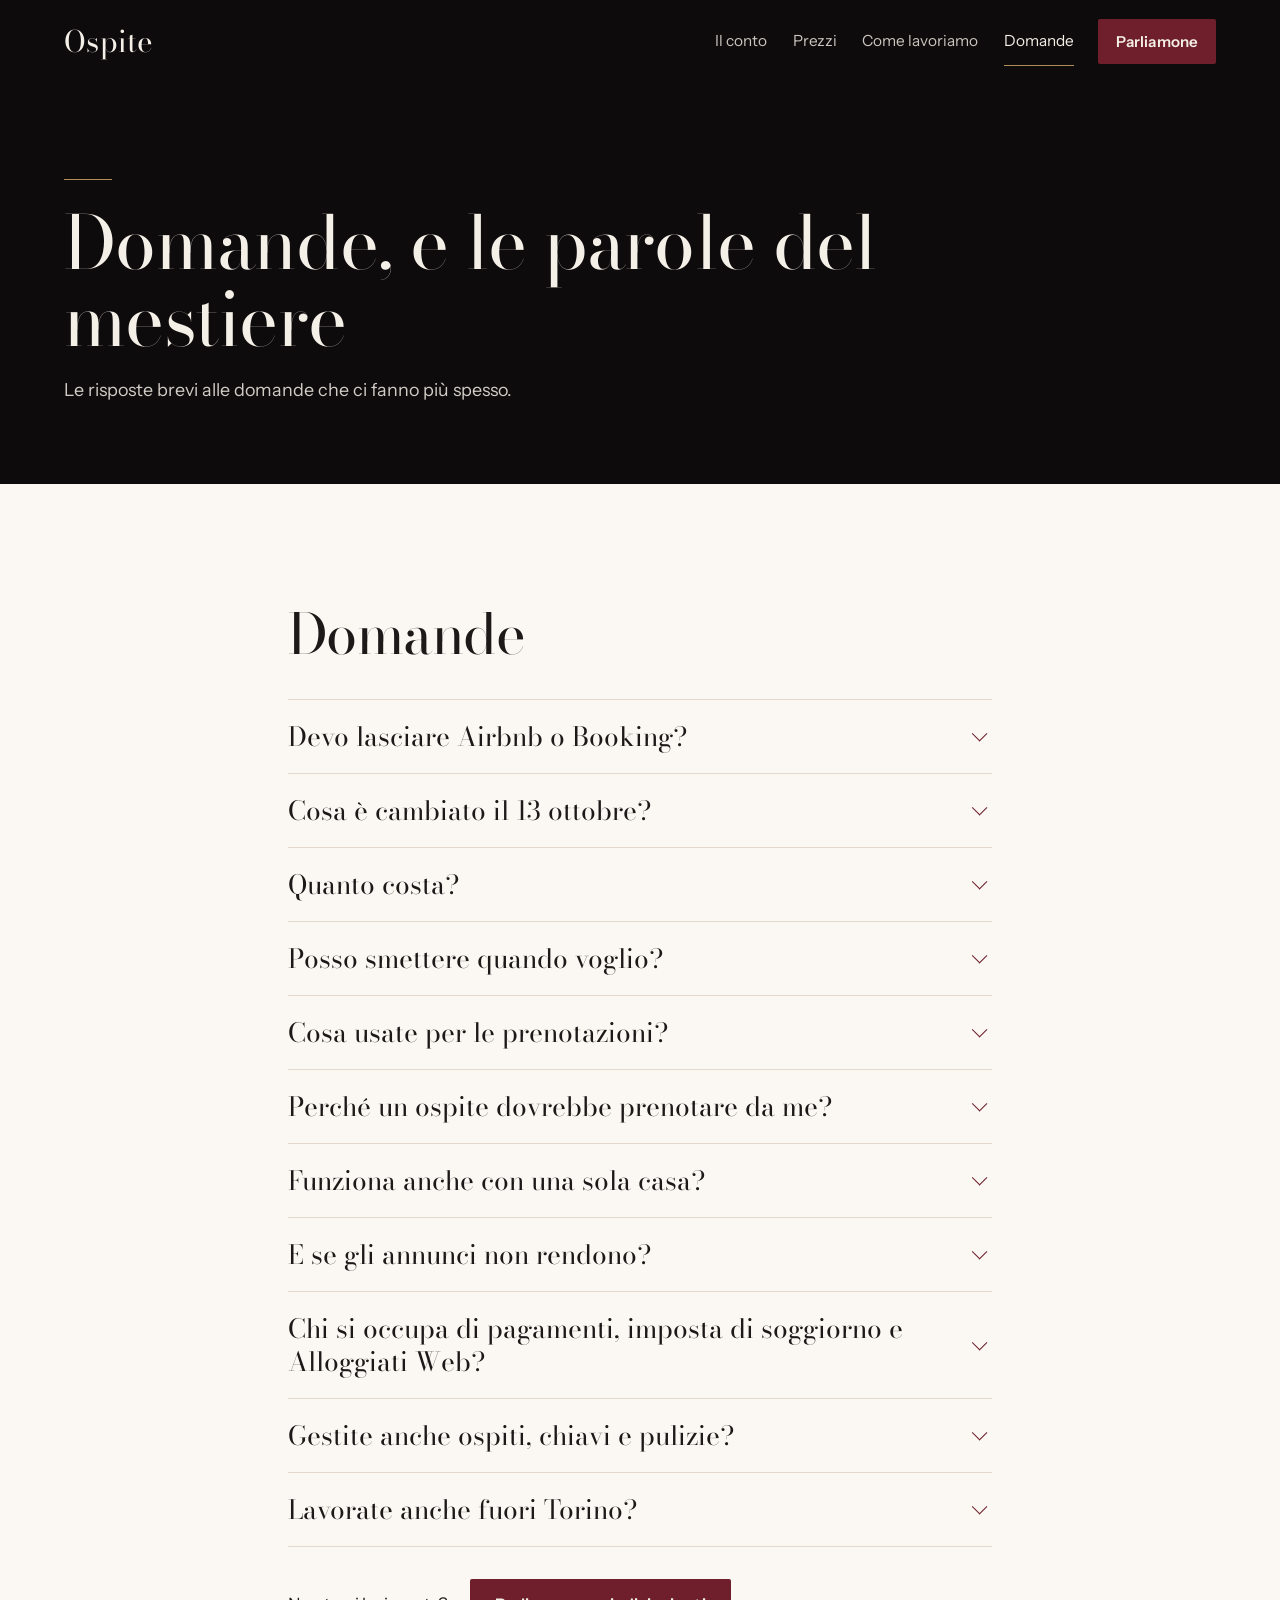
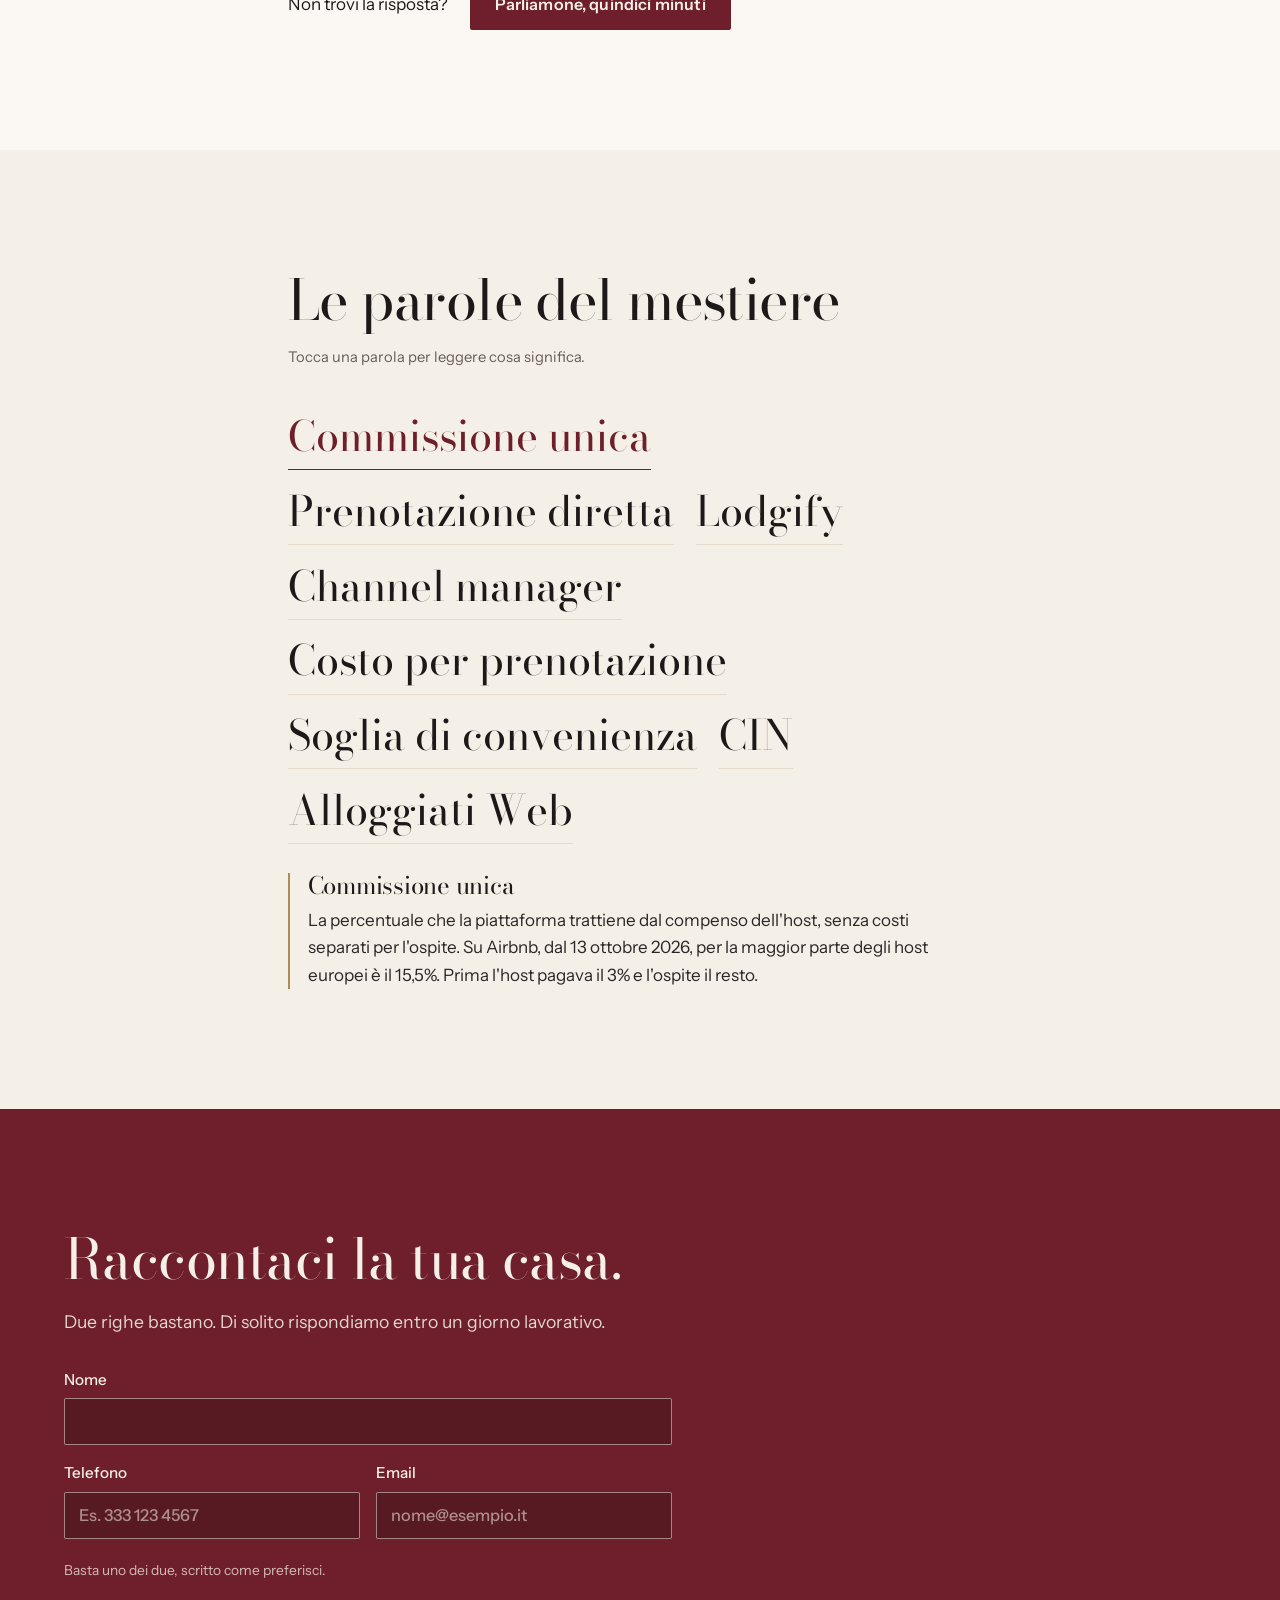
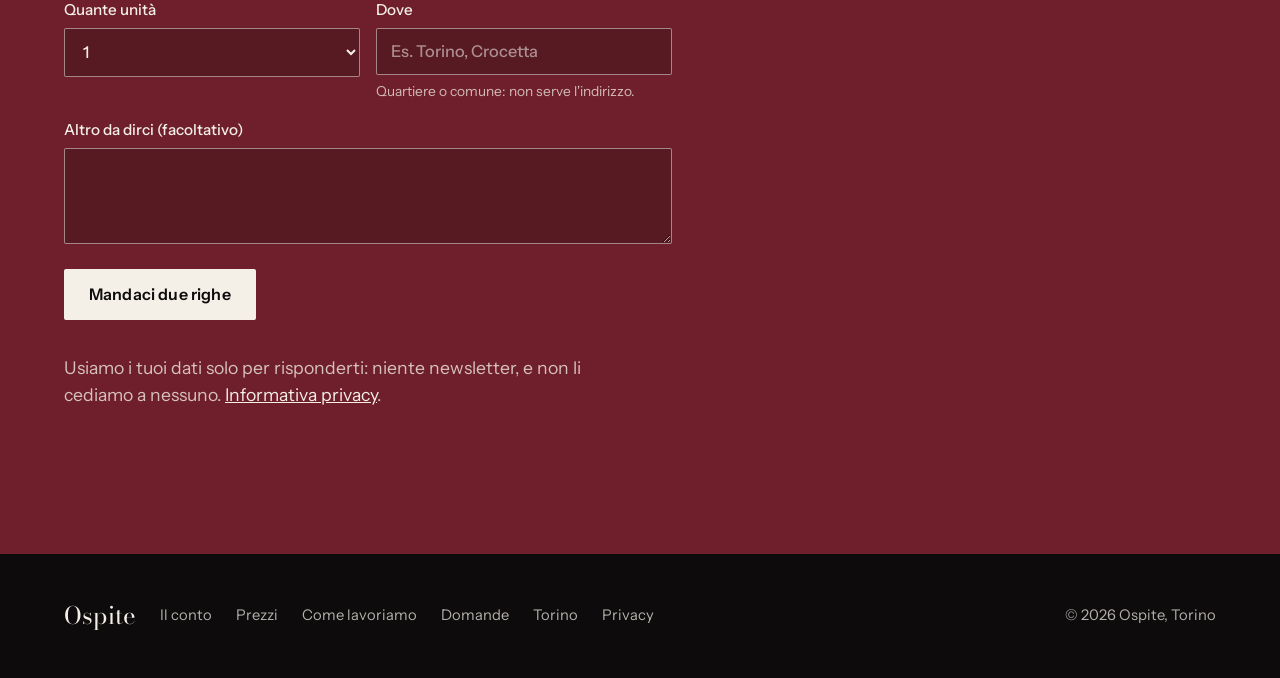
<file: prova sito Ospite 3/sito/domande.html>
<!DOCTYPE html>
<html lang="it">
<head>
<meta charset="utf-8">
<meta name="viewport" content="width=device-width, initial-scale=1, viewport-fit=cover">
<title>Domande e parole del mestiere | Ospite</title>
<meta name="description" content="Prezzi, disdetta, Lodgify, il 13 ottobre, imposta di soggiorno e Alloggiati Web: le risposte brevi, e un piccolo glossario per chi affitta a Torino.">
<meta name="robots" content="noindex">
<link rel="canonical" href="https://fantastic-bombolone-9636cc.netlify.app/domande">
<meta name="theme-color" content="#0D0B0C">
<meta property="og:type" content="website">
<meta property="og:locale" content="it_IT">
<meta property="og:site_name" content="Ospite">
<meta property="og:title" content="Domande e parole del mestiere | Ospite">
<meta property="og:description" content="Prezzi, disdetta, Lodgify, il 13 ottobre, imposta di soggiorno e Alloggiati Web: le risposte brevi, e un piccolo glossario per chi affitta a Torino.">
<meta property="og:url" content="https://fantastic-bombolone-9636cc.netlify.app/domande">
<meta property="og:image" content="https://fantastic-bombolone-9636cc.netlify.app/images/condividi.jpg">
<meta property="og:image:width" content="1200">
<meta property="og:image:height" content="630">
<meta property="og:image:alt" content="Ospite: l'ospite che torna da te ti costa il 15,5%.">
<meta name="twitter:card" content="summary_large_image">
<link rel="icon" href="data:image/svg+xml,%3Csvg xmlns='http://www.w3.org/2000/svg' viewBox='0 0 32 32'%3E%3Crect width='32' height='32' fill='%230D0B0C'/%3E%3Ccircle cx='16' cy='16' r='8.5' fill='none' stroke='%23F4EFE7' stroke-width='2.4'/%3E%3Ccircle cx='16' cy='16' r='2' fill='%236E1F2B'/%3E%3C/svg%3E">
<link rel="apple-touch-icon" href="apple-touch-icon.png">
<script>document.documentElement.className+=" js"</script>
<link rel="preload" href="assets/fonts/bodoni-moda.woff2" as="font" type="font/woff2" crossorigin>
<link rel="preload" href="assets/fonts/instrument-sans.woff2" as="font" type="font/woff2" crossorigin>
<link rel="stylesheet" href="assets/style.css">
</head>
<body>
<a class="salta" href="#contenuto">Vai al contenuto</a>
<header class="testata">
  <div class="wrap testata-riga">
    <a class="marchio" href="index.html">Ospite</a>
    <nav class="menu" aria-label="Menu principale"><a href="commissioni-airbnb-booking.html">Il conto</a><a href="index.html#prezzi">Prezzi</a><a href="come-lavoriamo.html">Come lavoriamo</a><a href="domande.html" aria-current="page">Domande</a></nav>
    <a class="btn btn-vino btn-piccolo solo-desk" href="#contatti">Parliamone</a>
    <button class="menu-btn" type="button" aria-expanded="false" aria-controls="menu-mobile">Menu</button>
  </div>
  <nav class="menu-mobile" id="menu-mobile" aria-label="Menu su telefono"><a href="commissioni-airbnb-booking.html">Il conto</a><a href="index.html#prezzi">Prezzi</a><a href="come-lavoriamo.html">Come lavoriamo</a><a href="domande.html" aria-current="page">Domande</a><a href="#contatti">Parliamone</a></nav>
</header>
<main id="contenuto">
  <section class="apertura">
    <div class="wrap">
      <span class="filetto"></span>
      <h1>Domande, e le parole del mestiere</h1>
      <p class="intro">Le risposte brevi alle domande che ci fanno più spesso.</p>
    </div>
  </section>

  <section aria-labelledby="faq-titolo">
    <div class="stretto">
      <h2 id="faq-titolo">Domande</h2>
      <div class="domande-lista">
        <details><summary>Devo lasciare Airbnb o Booking?</summary><p>No. Le piattaforme restano. La tua pagina si collega ai loro calendari, così la stessa notte non si vende due volte.</p></details>
        <details><summary>Cosa è cambiato il 13 ottobre?</summary><p>Airbnb è passata alla commissione unica: il 15,5% lo paga tutto l'host, sulle prenotazioni fatte da quel giorno. Prima l'host pagava il 3% e l'ospite una commissione separata.</p></details>
        <details><summary>Quanto costa?</summary><p>68 € al mese più l'1,5% delle prenotazioni fatte sulla tua pagina. Su Airbnb e Booking non prendiamo nulla. I primi 60 giorni a metà prezzo, per chi inizia entro il 30 novembre 2026. Annunci e Lodgify li paghi tu, direttamente.</p></details>
        <details><summary>Posso smettere quando voglio?</summary><p>Sì, con 30 giorni di preavviso. Dopo la prova decidi tu se continuare.</p></details>
        <details><summary>Cosa usate per le prenotazioni?</summary><p>Lodgify: il programma che tiene allineati i calendari di Airbnb, Booking e Vrbo, e i pagamenti arrivano sul tuo conto. L'abbonamento è a tuo nome e parte da circa 33 € al mese nel piano senza commissioni.</p></details>
        <details><summary>Perché un ospite dovrebbe prenotare da me?</summary><p>Chi è già stato tuo ospite ti conosce: gli basta sapere che può farlo. Per gli altri contano foto vere, un prezzo chiaro e un piccolo vantaggio, come un check-out più tardi.</p></details>
        <details><summary>Funziona anche con una sola casa?</summary><p>Sì, se ha notti vuote o ospiti che tornano. Con una sola casa il margine è più stretto: facciamo il conto insieme prima di iniziare.</p></details>
        <details><summary>E se gli annunci non rendono?</summary><p>Li guardiamo ogni settimana. Se una prenotazione costa più di 150 €, li fermiamo e te lo diciamo.</p></details>
        <details><summary>Chi si occupa di pagamenti, imposta di soggiorno e Alloggiati Web?</summary><p>I pagamenti arrivano a te, attraverso Lodgify. Imposta di soggiorno e Alloggiati Web restano adempimenti tuoi, come oggi: li impostiamo nella pagina. Per il fisco, il riferimento è il tuo commercialista.</p></details>
        <details><summary>Gestite anche ospiti, chiavi e pulizie?</summary><p>No. Ci occupiamo di come gli ospiti arrivano a te, non di quello che succede dopo.</p></details>
        <details><summary>Lavorate anche fuori Torino?</summary><p>Sì, in Piemonte: Langhe, Monferrato, laghi. Prima di iniziare, se possibile, veniamo a vedere la casa.</p></details>
      </div>
      <p class="azioni-riga staccata"><span>Non trovi la risposta?</span><a class="btn btn-vino" href="#contatti">Parliamone, quindici minuti</a></p>
    </div>
  </section>
  <section class="sfondo-avorio" aria-labelledby="parole-titolo">
    <div class="stretto">
      <h2 id="parole-titolo">Le parole del mestiere</h2>
      <dl class="glossario">
        <dt>Commissione unica</dt><dd>La percentuale che la piattaforma trattiene dal compenso dell'host, senza costi separati per l'ospite. Su Airbnb, dal 13 ottobre 2026, per la maggior parte degli host europei è il 15,5%. Prima l'host pagava il 3% e l'ospite il resto.</dd>
        <dt>Prenotazione diretta</dt><dd>Una prenotazione fatta sul sito della casa, senza piattaforma in mezzo. Non paga commissioni; pagamento e comunicazioni con l'ospite li gestisce chi ospita.</dd>
        <dt>Lodgify</dt><dd>Il programma con cui costruiamo la tua pagina di prenotazione. Tiene allineati i calendari di Airbnb, Booking e Vrbo e incassa i pagamenti sul tuo conto.</dd>
        <dt>Channel manager</dt><dd>Il programma che tiene allineati calendari e prezzi tra piattaforme e sito, così la stessa notte non si vende due volte. Lodgify ne include uno.</dd>
        <dt>Costo per prenotazione</dt><dd>Quanto si spende in annunci, in media, per ottenere una prenotazione. È il numero che dice se una campagna conviene.</dd>
        <dt>Soglia di convenienza</dt><dd>Il valore del soggiorno oltre il quale la prenotazione diretta costa meno della commissione della piattaforma.</dd>
        <dt>CIN</dt><dd>Il Codice Identificativo Nazionale che ogni casa in affitto breve deve indicare negli annunci.</dd>
        <dt>Alloggiati Web</dt><dd>Il servizio della Polizia di Stato con cui si comunicano i dati degli ospiti che alloggiano nella casa.</dd>
      </dl>
    </div>
  </section>
<section class="contatti" id="contatti" aria-labelledby="contatti-titolo">
  <div class="wrap">
    <h2 id="contatti-titolo">Raccontaci la tua casa.</h2>
    <p>Due righe bastano. Di solito rispondiamo entro un giorno lavorativo.</p>
    <form class="modulo" name="contatto" method="POST" action="/grazie.html" data-netlify="true" netlify-honeypot="trappola">
      <input type="hidden" name="form-name" value="contatto">
      <p hidden><label>Non compilare questo campo <input name="trappola"></label></p>
      <div><label for="f-nome">Nome</label><input id="f-nome" name="nome" autocomplete="name" required></div>
      <div class="riga2">
        <div><label for="f-tel">Telefono</label><input id="f-tel" name="telefono" type="tel" aria-describedby="f-recapito-aiuto" inputmode="tel" autocomplete="tel" placeholder="Es. 333 123 4567"></div>
        <div><label for="f-email">Email</label><input id="f-email" name="email" type="email" aria-describedby="f-recapito-aiuto" autocomplete="email" placeholder="nome@esempio.it"></div>
      </div>
      <p class="aiuto" id="f-recapito-aiuto">Basta uno dei due, scritto come preferisci.</p>
      <noscript><p class="aiuto">Lasciaci almeno uno dei due, telefono o email: senza, non possiamo risponderti.</p></noscript>
      <div class="riga2">
        <div><label for="f-unita">Quante unità</label><select id="f-unita" name="unita"><option>1</option><option>Da 2 a 5</option><option>Da 6 a 10</option><option>Più di 10</option></select></div>
        <div><label for="f-dove">Dove</label><input id="f-dove" name="dove" autocomplete="address-level2" aria-describedby="f-dove-aiuto" placeholder="Es. Torino, Crocetta"><p class="aiuto" id="f-dove-aiuto">Quartiere o comune: non serve l'indirizzo.</p></div>
      </div>
      <div><label for="f-msg">Altro da dirci (facoltativo)</label><textarea id="f-msg" name="messaggio"></textarea></div>
      <p class="modulo-errore" id="f-errore" role="alert" hidden>Lasciaci un telefono o un'email, così possiamo risponderti.</p>
      <div><button class="btn btn-chiaro" type="submit">Mandaci due righe</button></div>
      <p class="nota">Usiamo i tuoi dati solo per risponderti: niente newsletter, e non li cediamo a nessuno. <a href="privacy.html">Informativa privacy</a>.</p>
    </form>
    <div class="contatti-altri"><a data-wa hidden href="#">Scrivici su WhatsApp</a></div>
  </div>
</section>
</main>
<footer class="piede">
  <div class="wrap piede-griglia">
    <a class="marchio" href="index.html">Ospite</a>
    <nav aria-label="Piè di pagina"><a href="commissioni-airbnb-booking.html">Il conto</a><a href="index.html#prezzi">Prezzi</a><a href="come-lavoriamo.html">Come lavoriamo</a><a href="domande.html">Domande</a><a href="prenotazioni-dirette-torino.html">Torino</a><a href="privacy.html">Privacy</a></nav>
    <span>© 2026 Ospite, Torino</span>
  </div>
</footer>
<div class="barra-mobile"><a class="btn btn-vino" href="#contatti">Parliamone</a></div>
<script src="assets/site.js" defer></script>
</body>
</html>
</file>
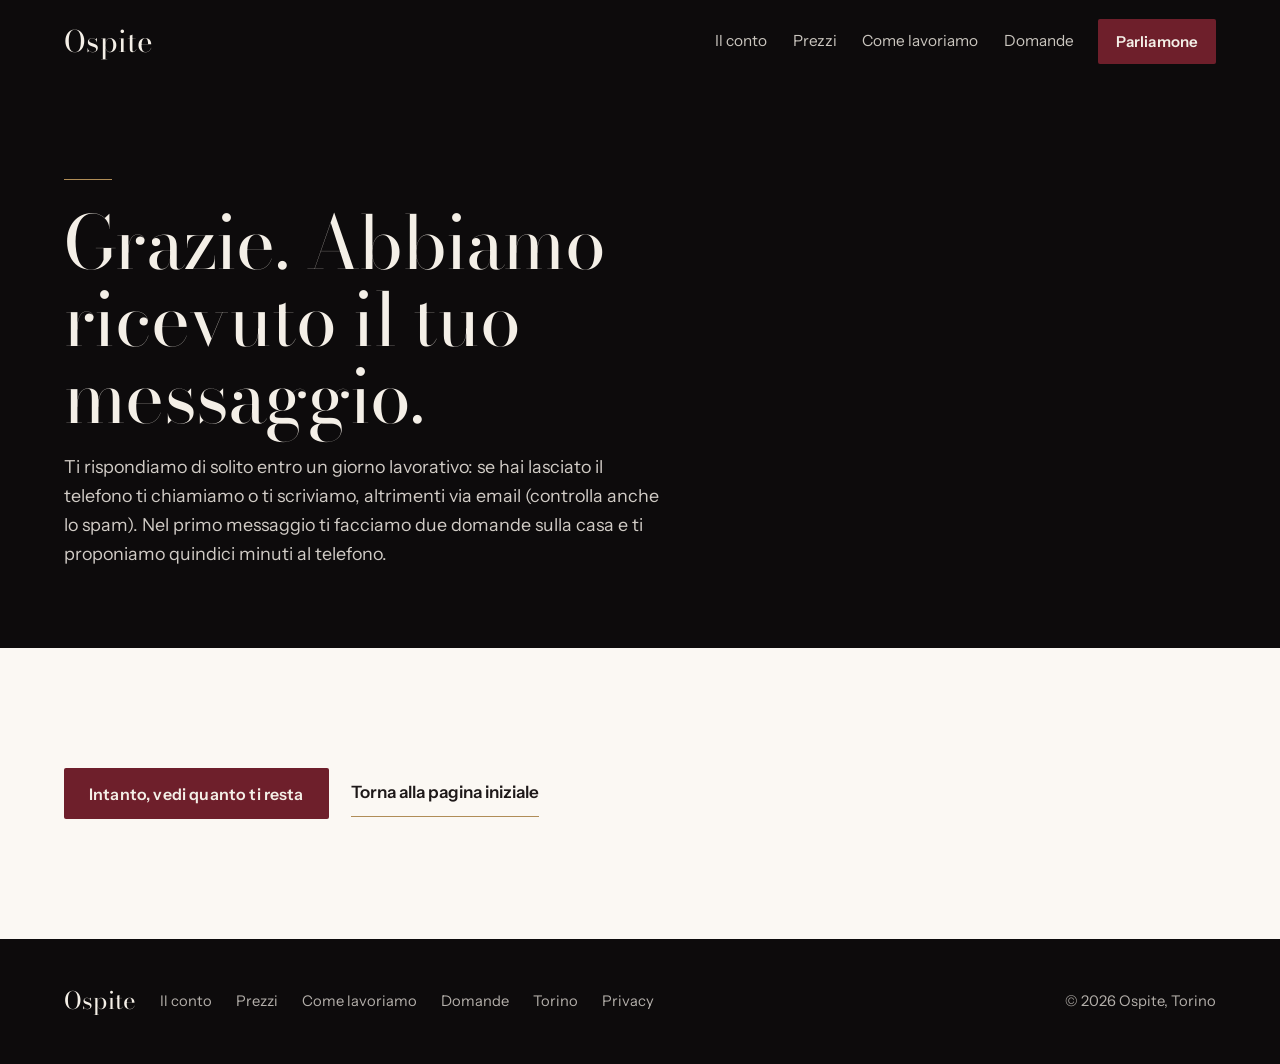
<file: prova sito Ospite 3/sito/grazie.html>
<!DOCTYPE html>
<html lang="it">
<head>
<meta charset="utf-8">
<meta name="viewport" content="width=device-width, initial-scale=1, viewport-fit=cover">
<title>Grazie | Ospite</title>
<meta name="description" content="Abbiamo ricevuto il tuo messaggio.">
<meta name="robots" content="noindex">
<link rel="canonical" href="https://fantastic-bombolone-9636cc.netlify.app/grazie">
<meta name="theme-color" content="#0D0B0C">
<meta property="og:type" content="website">
<meta property="og:locale" content="it_IT">
<meta property="og:site_name" content="Ospite">
<meta property="og:title" content="Grazie | Ospite">
<meta property="og:description" content="Abbiamo ricevuto il tuo messaggio.">
<meta property="og:url" content="https://fantastic-bombolone-9636cc.netlify.app/grazie">
<meta property="og:image" content="https://fantastic-bombolone-9636cc.netlify.app/images/condividi.jpg">
<meta property="og:image:width" content="1200">
<meta property="og:image:height" content="630">
<meta property="og:image:alt" content="Ospite: l'ospite che torna da te ti costa il 15,5%.">
<meta name="twitter:card" content="summary_large_image">
<link rel="icon" href="data:image/svg+xml,%3Csvg xmlns='http://www.w3.org/2000/svg' viewBox='0 0 32 32'%3E%3Crect width='32' height='32' fill='%230D0B0C'/%3E%3Ccircle cx='16' cy='16' r='8.5' fill='none' stroke='%23F4EFE7' stroke-width='2.4'/%3E%3Ccircle cx='16' cy='16' r='2' fill='%236E1F2B'/%3E%3C/svg%3E">
<link rel="apple-touch-icon" href="apple-touch-icon.png">
<script>document.documentElement.className+=" js"</script>
<link rel="preload" href="assets/fonts/bodoni-moda.woff2" as="font" type="font/woff2" crossorigin>
<link rel="preload" href="assets/fonts/instrument-sans.woff2" as="font" type="font/woff2" crossorigin>
<link rel="stylesheet" href="assets/style.css">
</head>
<body>
<a class="salta" href="#contenuto">Vai al contenuto</a>
<header class="testata">
  <div class="wrap testata-riga">
    <a class="marchio" href="index.html">Ospite</a>
    <nav class="menu" aria-label="Menu principale"><a href="commissioni-airbnb-booking.html">Il conto</a><a href="index.html#prezzi">Prezzi</a><a href="come-lavoriamo.html">Come lavoriamo</a><a href="domande.html">Domande</a></nav>
    <a class="btn btn-vino btn-piccolo solo-desk" href="index.html#contatti">Parliamone</a>
    <button class="menu-btn" type="button" aria-expanded="false" aria-controls="menu-mobile">Menu</button>
  </div>
  <nav class="menu-mobile" id="menu-mobile" aria-label="Menu su telefono"><a href="commissioni-airbnb-booking.html">Il conto</a><a href="index.html#prezzi">Prezzi</a><a href="come-lavoriamo.html">Come lavoriamo</a><a href="domande.html">Domande</a><a href="index.html#contatti">Parliamone</a></nav>
</header>
<main id="contenuto">
  <section class="apertura">
    <div class="wrap">
      <span class="filetto"></span>
      <h1>Grazie. Abbiamo ricevuto il tuo messaggio.</h1>
      <p class="intro">Ti rispondiamo di solito entro un giorno lavorativo: se hai lasciato il telefono ti chiamiamo o ti scriviamo, altrimenti via email (controlla anche lo spam). Nel primo messaggio ti facciamo due domande sulla casa e ti proponiamo quindici minuti al telefono.</p>
    </div>
  </section>

  <section>
    <div class="wrap"><p class="azioni-riga"><a class="btn btn-vino" href="index.html#conto">Intanto, vedi quanto ti resta</a><a class="link-freccia" href="index.html">Torna alla pagina iniziale</a></p></div>
  </section>
</main>
<footer class="piede">
  <div class="wrap piede-griglia">
    <a class="marchio" href="index.html">Ospite</a>
    <nav aria-label="Piè di pagina"><a href="commissioni-airbnb-booking.html">Il conto</a><a href="index.html#prezzi">Prezzi</a><a href="come-lavoriamo.html">Come lavoriamo</a><a href="domande.html">Domande</a><a href="prenotazioni-dirette-torino.html">Torino</a><a href="privacy.html">Privacy</a></nav>
    <span>© 2026 Ospite, Torino</span>
  </div>
</footer>
<script src="assets/site.js" defer></script>
</body>
</html>
</file>
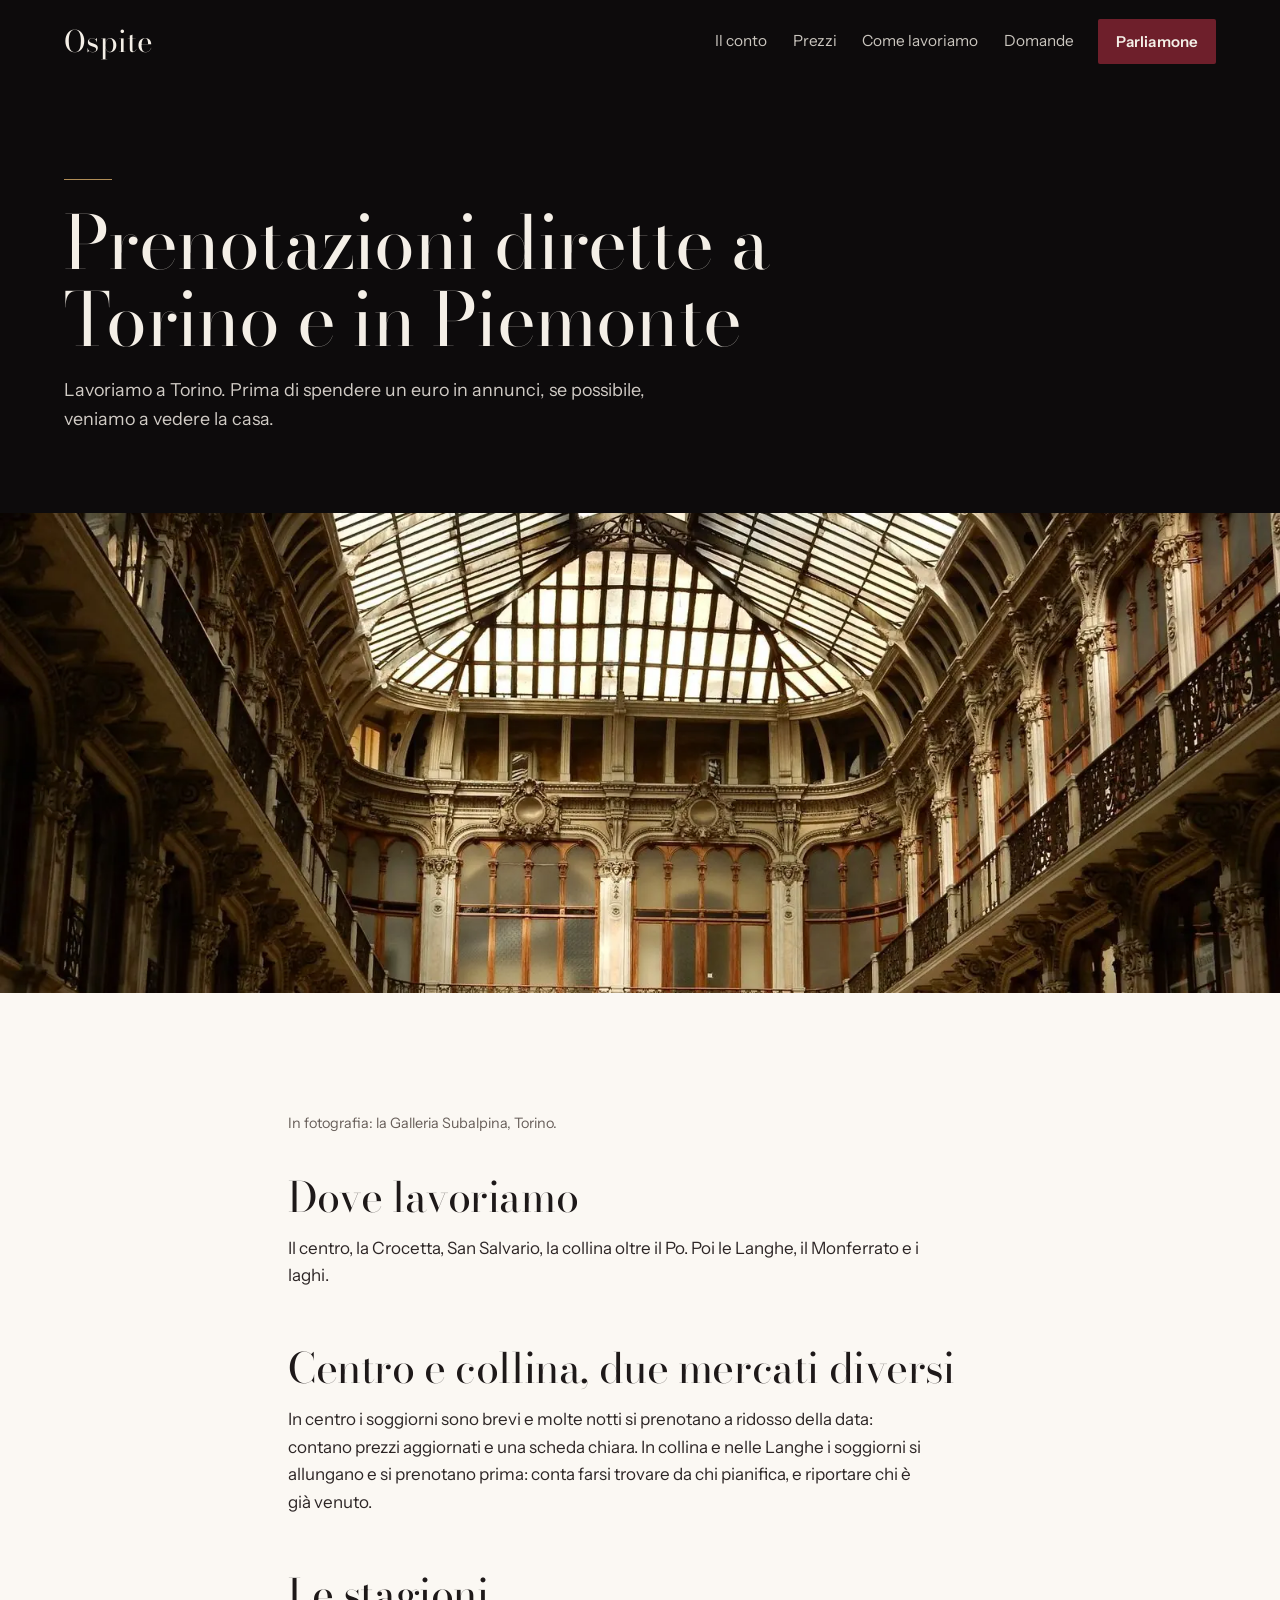
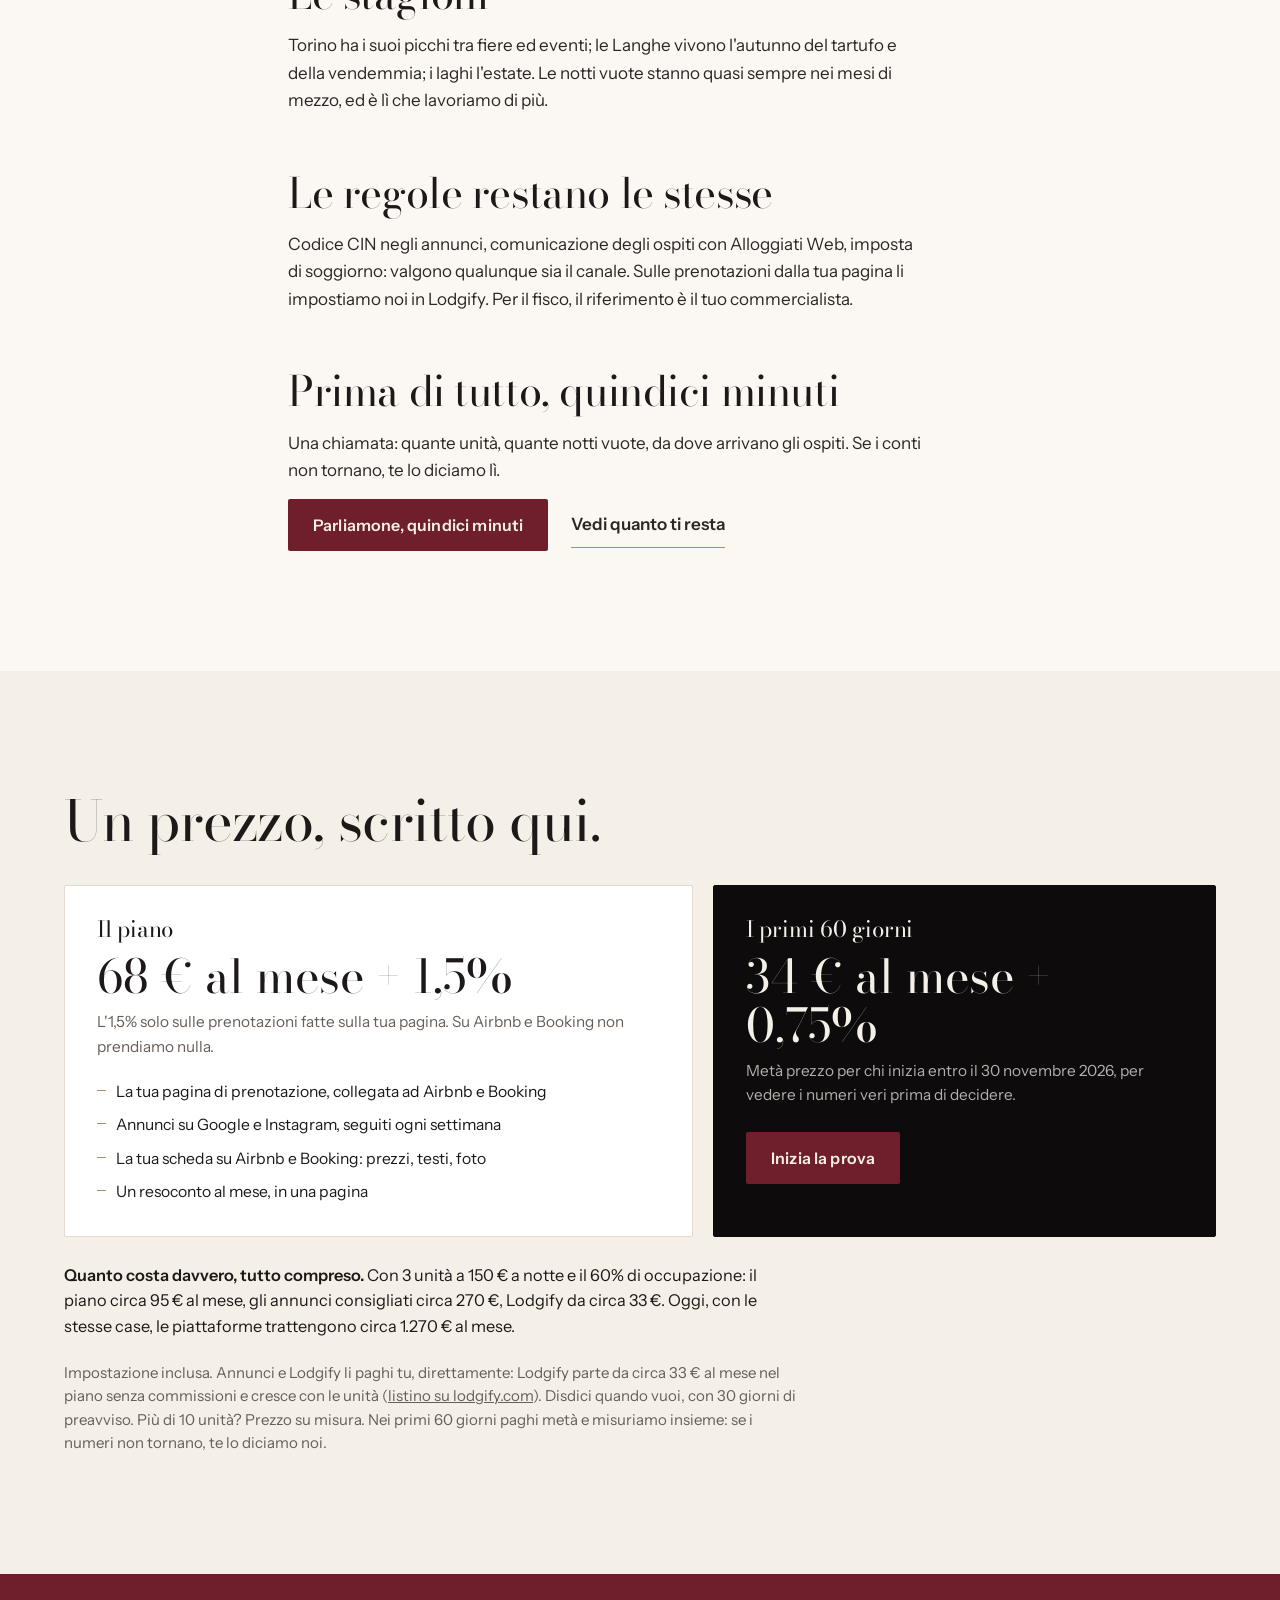
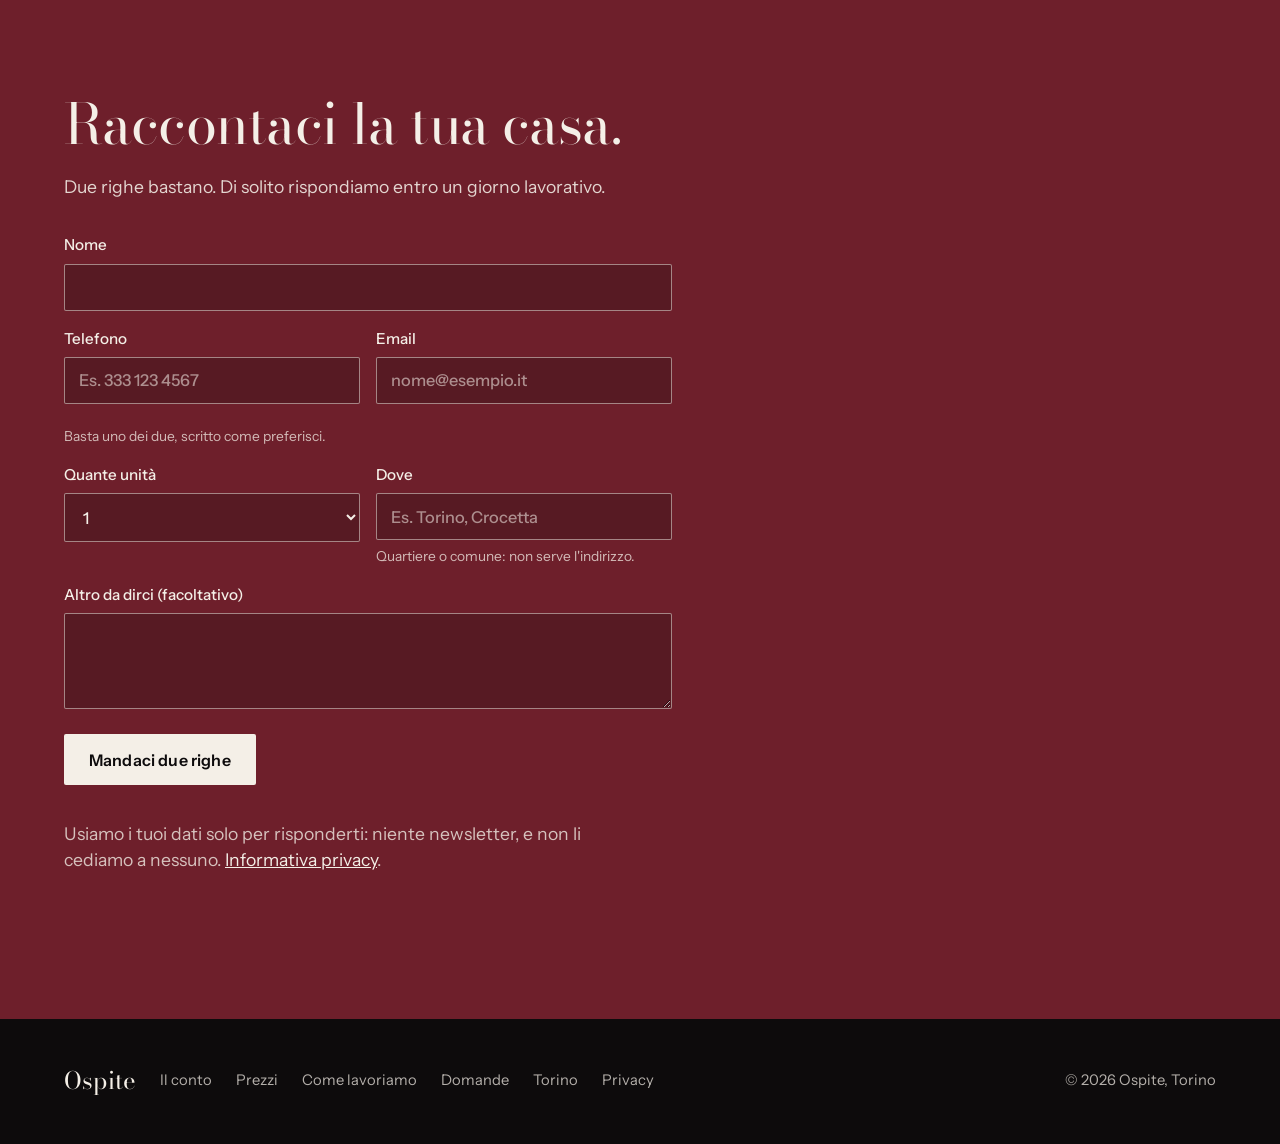
<file: prova sito Ospite 3/sito/prenotazioni-dirette-torino.html>
<!DOCTYPE html>
<html lang="it">
<head>
<meta charset="utf-8">
<meta name="viewport" content="width=device-width, initial-scale=1, viewport-fit=cover">
<title>Prenotazioni dirette a Torino e in Piemonte | Ospite</title>
<meta name="description" content="Pagine di prenotazione, annunci e prezzi migliori per case, ville e appartamenti a Torino, in collina, nelle Langhe e sui laghi.">
<meta name="robots" content="noindex">
<link rel="canonical" href="https://fantastic-bombolone-9636cc.netlify.app/prenotazioni-dirette-torino">
<meta name="theme-color" content="#0D0B0C">
<meta property="og:type" content="website">
<meta property="og:locale" content="it_IT">
<meta property="og:site_name" content="Ospite">
<meta property="og:title" content="Prenotazioni dirette a Torino e in Piemonte | Ospite">
<meta property="og:description" content="Pagine di prenotazione, annunci e prezzi migliori per case, ville e appartamenti a Torino, in collina, nelle Langhe e sui laghi.">
<meta property="og:url" content="https://fantastic-bombolone-9636cc.netlify.app/prenotazioni-dirette-torino">
<meta property="og:image" content="https://fantastic-bombolone-9636cc.netlify.app/images/condividi.jpg">
<meta property="og:image:width" content="1200">
<meta property="og:image:height" content="630">
<meta property="og:image:alt" content="Ospite: l'ospite che torna da te ti costa il 15,5%.">
<meta name="twitter:card" content="summary_large_image">
<link rel="icon" href="data:image/svg+xml,%3Csvg xmlns='http://www.w3.org/2000/svg' viewBox='0 0 32 32'%3E%3Crect width='32' height='32' fill='%230D0B0C'/%3E%3Ccircle cx='16' cy='16' r='8.5' fill='none' stroke='%23F4EFE7' stroke-width='2.4'/%3E%3Ccircle cx='16' cy='16' r='2' fill='%236E1F2B'/%3E%3C/svg%3E">
<link rel="apple-touch-icon" href="apple-touch-icon.png">
<script>document.documentElement.className+=" js"</script>
<link rel="preload" href="assets/fonts/bodoni-moda.woff2" as="font" type="font/woff2" crossorigin>
<link rel="preload" href="assets/fonts/instrument-sans.woff2" as="font" type="font/woff2" crossorigin>
<link rel="stylesheet" href="assets/style.css">
</head>
<body>
<a class="salta" href="#contenuto">Vai al contenuto</a>
<header class="testata">
  <div class="wrap testata-riga">
    <a class="marchio" href="index.html">Ospite</a>
    <nav class="menu" aria-label="Menu principale"><a href="commissioni-airbnb-booking.html">Il conto</a><a href="index.html#prezzi">Prezzi</a><a href="come-lavoriamo.html">Come lavoriamo</a><a href="domande.html">Domande</a></nav>
    <a class="btn btn-vino btn-piccolo solo-desk" href="#contatti">Parliamone</a>
    <button class="menu-btn" type="button" aria-expanded="false" aria-controls="menu-mobile">Menu</button>
  </div>
  <nav class="menu-mobile" id="menu-mobile" aria-label="Menu su telefono"><a href="commissioni-airbnb-booking.html">Il conto</a><a href="index.html#prezzi">Prezzi</a><a href="come-lavoriamo.html">Come lavoriamo</a><a href="domande.html">Domande</a><a href="#contatti">Parliamone</a></nav>
</header>
<main id="contenuto">
  <section class="apertura">
    <div class="wrap">
      <span class="filetto"></span>
      <h1>Prenotazioni dirette a Torino e in Piemonte</h1>
      <p class="intro">Lavoriamo a Torino. Prima di spendere un euro in annunci, se possibile, veniamo a vedere la casa.</p>
    </div>
  </section>

  <div class="apertura-foto">
    <picture>
      <source type="image/webp" srcset="images/galleria-subalpina-800.webp 800w, images/galleria-subalpina-1200.webp 1200w, images/galleria-subalpina.webp 1600w" sizes="100vw">
      <img src="images/galleria-subalpina.jpg" srcset="images/galleria-subalpina-800.jpg 800w, images/galleria-subalpina-1200.jpg 1200w, images/galleria-subalpina.jpg 1600w" sizes="100vw" width="1600" height="1200" decoding="async" alt="La Galleria Subalpina a Torino, con il tetto in vetro">
    </picture>
  </div>
  <section aria-labelledby="dove-titolo">
    <div class="stretto">
      <p class="nota">In fotografia: la Galleria Subalpina, Torino.</p>
      <div class="blocco blocco-primo">
        <h2 id="dove-titolo">Dove lavoriamo</h2>
        <p>Il centro, la Crocetta, San Salvario, la collina oltre il Po. Poi le Langhe, il Monferrato e i laghi.</p>
      </div>
      <div class="blocco">
        <h2>Centro e collina, due mercati diversi</h2>
        <p>In centro i soggiorni sono brevi e molte notti si prenotano a ridosso della data: contano prezzi aggiornati e una scheda chiara. In collina e nelle Langhe i soggiorni si allungano e si prenotano prima: conta farsi trovare da chi pianifica, e riportare chi è già venuto.</p>
      </div>
      <div class="blocco">
        <h2>Le stagioni</h2>
        <p>Torino ha i suoi picchi tra fiere ed eventi; le Langhe vivono l'autunno del tartufo e della vendemmia; i laghi l'estate. Le notti vuote stanno quasi sempre nei mesi di mezzo, ed è lì che lavoriamo di più.</p>
      </div>
      <div class="blocco">
        <h2>Le regole restano le stesse</h2>
        <p>Codice CIN negli annunci, comunicazione degli ospiti con Alloggiati Web, imposta di soggiorno: valgono qualunque sia il canale. Sulle prenotazioni dalla tua pagina li impostiamo noi in Lodgify. Per il fisco, il riferimento è il tuo commercialista.</p>
      </div>
      <div class="blocco">
        <h2>Prima di tutto, quindici minuti</h2>
        <p>Una chiamata: quante unità, quante notti vuote, da dove arrivano gli ospiti. Se i conti non tornano, te lo diciamo lì.</p>
        <p class="azioni-riga"><a class="btn btn-vino" href="#contatti">Parliamone, quindici minuti</a><a class="link-freccia" href="index.html#conto">Vedi quanto ti resta</a></p>
      </div>
    </div>
  </section>
  <section class="sfondo-avorio" id="prezzi" aria-labelledby="prezzi-titolo">
    <div class="wrap">
      <h2 id="prezzi-titolo">Un prezzo, scritto qui.</h2>
      <div class="prezzi">
        <div class="prezzo-card">
          <h3>Il piano</h3>
          <p class="prezzo-cifra">68 € al mese + 1,5%</p>
          <p class="prezzo-sotto">L'1,5% solo sulle prenotazioni fatte sulla tua pagina. Su Airbnb e Booking non prendiamo nulla.</p>
          <ul class="prezzo-lista">
            <li>La tua pagina di prenotazione, collegata ad Airbnb e Booking</li>
            <li>Annunci su Google e Instagram, seguiti ogni settimana</li>
            <li>La tua scheda su Airbnb e Booking: prezzi, testi, foto</li>
            <li>Un resoconto al mese, in una pagina</li>
          </ul>
        </div>
        <div class="prezzo-card scuro">
          <h3>I primi 60 giorni</h3>
          <p class="prezzo-cifra">34 € al mese + 0,75%</p>
          <p class="prezzo-sotto">Metà prezzo per chi inizia entro il 30 novembre 2026, per vedere i numeri veri prima di decidere.</p>
          <p class="prezzo-azione"><a class="btn btn-vino" href="#contatti">Inizia la prova</a></p>
        </div>
      </div>
      <p class="prezzo-esempio"><strong>Quanto costa davvero, tutto compreso.</strong> Con 3 unità a 150 € a notte e il 60% di occupazione: il piano circa 95 € al mese, gli annunci consigliati circa 270 €, Lodgify da circa 33 €. Oggi, con le stesse case, le piattaforme trattengono circa 1.270 € al mese.</p>
      <p class="prezzo-nota">Impostazione inclusa. Annunci e Lodgify li paghi tu, direttamente: Lodgify parte da circa 33 € al mese nel piano senza commissioni e cresce con le unità (<a href="https://www.lodgify.com/it/" target="_blank" rel="noopener">listino su lodgify.com</a>). Disdici quando vuoi, con 30 giorni di preavviso. Più di 10 unità? Prezzo su misura. Nei primi 60 giorni paghi metà e misuriamo insieme: se i numeri non tornano, te lo diciamo noi.</p>
    </div>
  </section>
<section class="contatti" id="contatti" aria-labelledby="contatti-titolo">
  <div class="wrap">
    <h2 id="contatti-titolo">Raccontaci la tua casa.</h2>
    <p>Due righe bastano. Di solito rispondiamo entro un giorno lavorativo.</p>
    <form class="modulo" name="contatto" method="POST" action="/grazie.html" data-netlify="true" netlify-honeypot="trappola">
      <input type="hidden" name="form-name" value="contatto">
      <p hidden><label>Non compilare questo campo <input name="trappola"></label></p>
      <div><label for="f-nome">Nome</label><input id="f-nome" name="nome" autocomplete="name" required></div>
      <div class="riga2">
        <div><label for="f-tel">Telefono</label><input id="f-tel" name="telefono" type="tel" aria-describedby="f-recapito-aiuto" inputmode="tel" autocomplete="tel" placeholder="Es. 333 123 4567"></div>
        <div><label for="f-email">Email</label><input id="f-email" name="email" type="email" aria-describedby="f-recapito-aiuto" autocomplete="email" placeholder="nome@esempio.it"></div>
      </div>
      <p class="aiuto" id="f-recapito-aiuto">Basta uno dei due, scritto come preferisci.</p>
      <noscript><p class="aiuto">Lasciaci almeno uno dei due, telefono o email: senza, non possiamo risponderti.</p></noscript>
      <div class="riga2">
        <div><label for="f-unita">Quante unità</label><select id="f-unita" name="unita"><option>1</option><option>Da 2 a 5</option><option>Da 6 a 10</option><option>Più di 10</option></select></div>
        <div><label for="f-dove">Dove</label><input id="f-dove" name="dove" autocomplete="address-level2" aria-describedby="f-dove-aiuto" placeholder="Es. Torino, Crocetta"><p class="aiuto" id="f-dove-aiuto">Quartiere o comune: non serve l'indirizzo.</p></div>
      </div>
      <div><label for="f-msg">Altro da dirci (facoltativo)</label><textarea id="f-msg" name="messaggio"></textarea></div>
      <p class="modulo-errore" id="f-errore" role="alert" hidden>Lasciaci un telefono o un'email, così possiamo risponderti.</p>
      <div><button class="btn btn-chiaro" type="submit">Mandaci due righe</button></div>
      <p class="nota">Usiamo i tuoi dati solo per risponderti: niente newsletter, e non li cediamo a nessuno. <a href="privacy.html">Informativa privacy</a>.</p>
    </form>
    <div class="contatti-altri"><a data-wa hidden href="#">Scrivici su WhatsApp</a></div>
  </div>
</section>
</main>
<footer class="piede">
  <div class="wrap piede-griglia">
    <a class="marchio" href="index.html">Ospite</a>
    <nav aria-label="Piè di pagina"><a href="commissioni-airbnb-booking.html">Il conto</a><a href="index.html#prezzi">Prezzi</a><a href="come-lavoriamo.html">Come lavoriamo</a><a href="domande.html">Domande</a><a href="prenotazioni-dirette-torino.html">Torino</a><a href="privacy.html">Privacy</a></nav>
    <span>© 2026 Ospite, Torino</span>
  </div>
</footer>
<div class="barra-mobile"><a class="btn btn-vino" href="#contatti">Parliamone</a></div>
<script src="assets/site.js" defer></script>
</body>
</html>
</file>
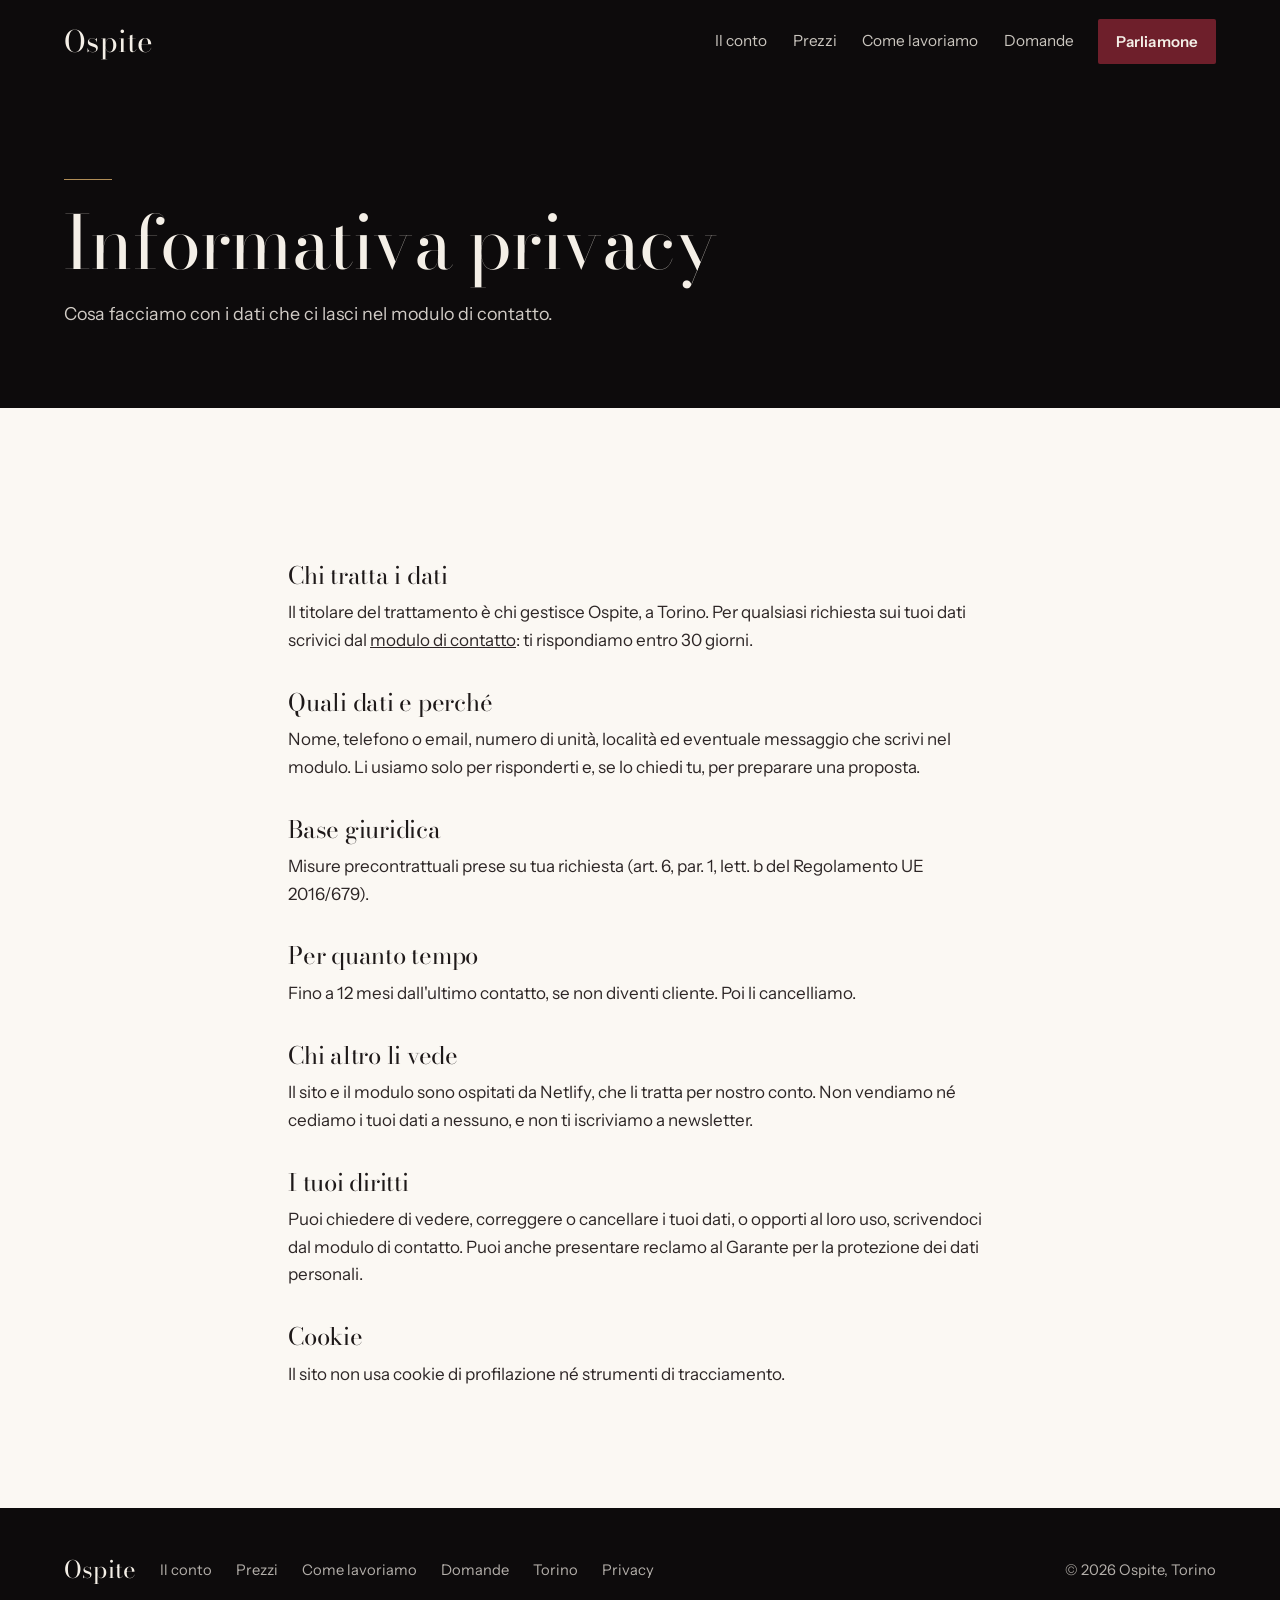
<file: prova sito Ospite 3/sito/privacy.html>
<!DOCTYPE html>
<html lang="it">
<head>
<meta charset="utf-8">
<meta name="viewport" content="width=device-width, initial-scale=1, viewport-fit=cover">
<title>Informativa privacy | Ospite</title>
<meta name="description" content="Come trattiamo i dati che ci lasci nel modulo di contatto.">
<meta name="robots" content="noindex">
<link rel="canonical" href="https://fantastic-bombolone-9636cc.netlify.app/privacy">
<meta name="theme-color" content="#0D0B0C">
<meta property="og:type" content="website">
<meta property="og:locale" content="it_IT">
<meta property="og:site_name" content="Ospite">
<meta property="og:title" content="Informativa privacy | Ospite">
<meta property="og:description" content="Come trattiamo i dati che ci lasci nel modulo di contatto.">
<meta property="og:url" content="https://fantastic-bombolone-9636cc.netlify.app/privacy">
<meta property="og:image" content="https://fantastic-bombolone-9636cc.netlify.app/images/condividi.jpg">
<meta property="og:image:width" content="1200">
<meta property="og:image:height" content="630">
<meta property="og:image:alt" content="Ospite: l'ospite che torna da te ti costa il 15,5%.">
<meta name="twitter:card" content="summary_large_image">
<link rel="icon" href="data:image/svg+xml,%3Csvg xmlns='http://www.w3.org/2000/svg' viewBox='0 0 32 32'%3E%3Crect width='32' height='32' fill='%230D0B0C'/%3E%3Ccircle cx='16' cy='16' r='8.5' fill='none' stroke='%23F4EFE7' stroke-width='2.4'/%3E%3Ccircle cx='16' cy='16' r='2' fill='%236E1F2B'/%3E%3C/svg%3E">
<link rel="apple-touch-icon" href="apple-touch-icon.png">
<script>document.documentElement.className+=" js"</script>
<link rel="preload" href="assets/fonts/bodoni-moda.woff2" as="font" type="font/woff2" crossorigin>
<link rel="preload" href="assets/fonts/instrument-sans.woff2" as="font" type="font/woff2" crossorigin>
<link rel="stylesheet" href="assets/style.css">
</head>
<body>
<a class="salta" href="#contenuto">Vai al contenuto</a>
<header class="testata">
  <div class="wrap testata-riga">
    <a class="marchio" href="index.html">Ospite</a>
    <nav class="menu" aria-label="Menu principale"><a href="commissioni-airbnb-booking.html">Il conto</a><a href="index.html#prezzi">Prezzi</a><a href="come-lavoriamo.html">Come lavoriamo</a><a href="domande.html">Domande</a></nav>
    <a class="btn btn-vino btn-piccolo solo-desk" href="index.html#contatti">Parliamone</a>
    <button class="menu-btn" type="button" aria-expanded="false" aria-controls="menu-mobile">Menu</button>
  </div>
  <nav class="menu-mobile" id="menu-mobile" aria-label="Menu su telefono"><a href="commissioni-airbnb-booking.html">Il conto</a><a href="index.html#prezzi">Prezzi</a><a href="come-lavoriamo.html">Come lavoriamo</a><a href="domande.html">Domande</a><a href="index.html#contatti">Parliamone</a></nav>
</header>
<main id="contenuto">
  <section class="apertura">
    <div class="wrap">
      <span class="filetto"></span>
      <h1>Informativa privacy</h1>
      <p class="intro">Cosa facciamo con i dati che ci lasci nel modulo di contatto.</p>
    </div>
  </section>

  <section>
    <div class="stretto testo-legale">
      <h2>Chi tratta i dati</h2>
      <p>Il titolare del trattamento è chi gestisce Ospite, a Torino. Per qualsiasi richiesta sui tuoi dati scrivici dal <a href="index.html#contatti">modulo di contatto</a>: ti rispondiamo entro 30 giorni.</p>
      <h2>Quali dati e perché</h2>
      <p>Nome, telefono o email, numero di unità, località ed eventuale messaggio che scrivi nel modulo. Li usiamo solo per risponderti e, se lo chiedi tu, per preparare una proposta.</p>
      <h2>Base giuridica</h2>
      <p>Misure precontrattuali prese su tua richiesta (art. 6, par. 1, lett. b del Regolamento UE 2016/679).</p>
      <h2>Per quanto tempo</h2>
      <p>Fino a 12 mesi dall'ultimo contatto, se non diventi cliente. Poi li cancelliamo.</p>
      <h2>Chi altro li vede</h2>
      <p>Il sito e il modulo sono ospitati da Netlify, che li tratta per nostro conto. Non vendiamo né cediamo i tuoi dati a nessuno, e non ti iscriviamo a newsletter.</p>
      <h2>I tuoi diritti</h2>
      <p>Puoi chiedere di vedere, correggere o cancellare i tuoi dati, o opporti al loro uso, scrivendoci dal modulo di contatto. Puoi anche presentare reclamo al Garante per la protezione dei dati personali.</p>
      <h2>Cookie</h2>
      <p>Il sito non usa cookie di profilazione né strumenti di tracciamento.</p>
    </div>
  </section>
</main>
<footer class="piede">
  <div class="wrap piede-griglia">
    <a class="marchio" href="index.html">Ospite</a>
    <nav aria-label="Piè di pagina"><a href="commissioni-airbnb-booking.html">Il conto</a><a href="index.html#prezzi">Prezzi</a><a href="come-lavoriamo.html">Come lavoriamo</a><a href="domande.html">Domande</a><a href="prenotazioni-dirette-torino.html">Torino</a><a href="privacy.html">Privacy</a></nav>
    <span>© 2026 Ospite, Torino</span>
  </div>
</footer>
<script src="assets/site.js" defer></script>
</body>
</html>
</file>
<file: prova sito Ospite 3/sito/assets/style.css>
/* Ospite: foglio di stile comune a tutte le pagine */
/* Caratteri ospitati sul sito: niente richieste a Google, testo subito leggibile */
@font-face{font-family:"Bodoni Moda";src:url(fonts/bodoni-moda.woff2) format("woff2");font-weight:400 900;font-style:normal;font-display:swap}
@font-face{font-family:"Instrument Sans";src:url(fonts/instrument-sans.woff2) format("woff2");font-weight:400 700;font-style:normal;font-display:swap}
:root{
  --nero:#0D0B0C;
  --nero2:#1B1517;
  --avorio:#F4EFE7;
  --carta:#FBF8F3;
  --linea:#E3DACD;
  --testo:#1E1919;
  --testo2:#675E59;
  --bordeaux:#6E1F2B;
  --bordeaux2:#8E2C3A;
  --ottone:#B08D57;  /* solo linee e bordi su fondo chiaro: come testo su avorio non si legge (2,7:1) */
  --display:"Bodoni Moda", "Bodoni 72", Didot, Georgia, serif;
  --sans:"Instrument Sans", system-ui, -apple-system, "Segoe UI", Roboto, sans-serif;
  --pad:clamp(1.25rem, 5vw, 3rem);
}
*,*::before,*::after{box-sizing:border-box}
html{-webkit-text-size-adjust:100%}
body{margin:0;font-family:var(--sans);font-size:1.0625rem;line-height:1.62;color:var(--testo);background:var(--carta)}
img,svg{display:block;max-width:100%}
a{color:inherit}
h1,h2,h3{font-family:var(--display);font-weight:400;line-height:1.06;letter-spacing:-.01em;margin:0}
p{margin:0}
:focus-visible{outline:2px solid var(--bordeaux);outline-offset:3px}
.wrap{width:min(72rem, 100% - 2*var(--pad));margin-inline:auto}
.stretto{width:min(44rem, 100% - 2*var(--pad));margin-inline:auto}
.salta{position:absolute;left:-999px;top:0;z-index:60;background:var(--avorio);color:var(--nero);padding:.6rem 1rem}
.salta:focus{left:.5rem;top:.5rem}
section{padding-block:clamp(4rem, 10vw, 7.5rem)}
h2{font-size:clamp(2.1rem, 5vw, 3.5rem)}
.intro{margin-top:1.1rem;color:var(--testo2);max-width:38rem;font-size:1.12rem}
.nota{font-size:.9rem;color:var(--testo2);line-height:1.5}
.filetto{display:block;width:3rem;height:1px;background:var(--ottone);margin-bottom:1.5rem}

/* ---------- pulsanti ---------- */
.btn{display:inline-block;font:600 1rem/1 var(--sans);letter-spacing:.01em;padding:1.05rem 1.5rem;border-radius:2px;text-decoration:none;border:1px solid transparent;cursor:pointer;transition:background-color .2s,color .2s,border-color .2s}
.btn-vino{background:var(--bordeaux);color:var(--avorio)}
.btn-vino:hover{background:var(--bordeaux2)}
.btn-chiaro{background:var(--avorio);color:var(--nero)}
.btn-chiaro:hover{background:#fff}
.btn-filo{border-color:rgba(244,239,231,.6);color:var(--avorio);background:transparent}
.btn-filo:hover{border-color:var(--avorio);background:rgba(244,239,231,.08)}
.btn-piccolo{padding:.86rem 1.05rem;font-size:.94rem}
.link-freccia{display:inline-block;font-weight:600;text-decoration:none;border-bottom:1px solid var(--ottone);padding-block:.55rem}
.link-freccia:hover{border-bottom-color:var(--bordeaux)}

/* ---------- intestazione ---------- */
.testata{background:var(--nero);color:var(--avorio);position:relative;z-index:30}
.testata-riga{display:flex;align-items:center;gap:1.5rem;padding-block:max(1.1rem, env(safe-area-inset-top)) 1.1rem}
.marchio{font-family:var(--display);font-size:1.85rem;text-decoration:none;margin-right:auto;letter-spacing:.01em;padding-block:.2rem;margin-block:-.2rem}
.menu{display:none;gap:1.6rem}
.menu a{text-decoration:none;font-size:.96rem;color:rgba(244,239,231,.82);padding-block:.7rem;border-bottom:1px solid transparent}
.menu a:hover,.menu a[aria-current="page"]{color:var(--avorio);border-bottom-color:var(--ottone)}
.solo-desk{display:none}
.menu-btn{min-height:2.75rem;min-width:2.75rem;background:none;border:1px solid rgba(244,239,231,.45);color:var(--avorio);font:500 .92rem var(--sans);padding:.55rem .8rem;border-radius:2px;cursor:pointer}
.menu-mobile{display:none;padding:0 var(--pad) 1.25rem}
.menu-mobile.aperto{display:grid;gap:.2rem}
.menu-mobile a{color:var(--avorio);text-decoration:none;padding:.65rem 0;border-top:1px solid rgba(244,239,231,.15);font-size:1.05rem}





/* ---------- viaggio (telefono) ---------- */
.viaggio{background:var(--avorio)}
.viaggio-griglia{margin-top:3rem;display:grid;gap:2rem}
.viaggio-passi{list-style:none;margin:0;padding:0;counter-reset:passo}
.passo{counter-increment:passo;padding-block:1.75rem;border-top:1px solid var(--linea)}
.passo::before{content:counter(passo);display:block;font-family:var(--display);font-size:2.5rem;line-height:1;color:var(--bordeaux);margin-bottom:.5rem}
.passo h3{font-size:1.75rem}
.passo>p{margin-top:.6rem;color:var(--testo2);max-width:30rem}
.telefono{width:17rem;max-width:100%;aspect-ratio:9/18.5;border-radius:2.4rem;background:var(--nero);padding:.6rem;box-shadow:0 40px 70px -38px rgba(13,11,12,.55);margin-inline:auto;position:relative}
.schermo{position:relative;height:100%;border-radius:1.9rem;overflow:hidden;background:#fff;color:var(--testo);font-size:.85rem;line-height:1.4}
.vschermo{position:absolute;inset:0;opacity:0;transition:opacity .45s ease}
.vschermo.on{opacity:1}
.annuncio{height:100%;background-size:cover;background-position:center;color:#fff;display:flex;flex-direction:column;justify-content:space-between;position:relative}
.annuncio::before{content:"";position:absolute;inset:0;background:linear-gradient(180deg,rgba(13,11,12,.5) 0%,rgba(13,11,12,0) 26%,rgba(13,11,12,0) 50%,rgba(13,11,12,.85) 100%)}
.annuncio>*{position:relative}
.annuncio-top{padding:.9rem 1rem;font-size:.74rem;display:flex;justify-content:space-between;opacity:.9}
.annuncio-giu{padding:1rem}
.annuncio-giu p{font-family:var(--display);font-size:1.3rem;line-height:1.12}
.annuncio-cta{margin-top:.7rem;display:block;text-align:center;background:var(--avorio);color:var(--nero);font-weight:600;padding:.55rem;border-radius:2px;font-size:.8rem}
.mini-foto{height:40%;background-size:cover;background-position:center;background-color:var(--linea)}
.mini-corpo{padding:.9rem 1rem}
.mini-titolo{font-family:var(--display);font-size:1.35rem;line-height:1.1}
.mini-meta{color:var(--testo2);font-size:.78rem;margin-top:.15rem}
.mini-prezzo{margin-top:.55rem;font-weight:600}
.mini-righe{margin-top:.7rem;border-top:1px solid var(--linea);padding-top:.55rem;display:grid;grid-template-columns:1fr auto;gap:.2rem .5rem;font-size:.8rem}
.mini-righe .tot{font-weight:600;font-size:.9rem}
.mini-bottone{margin-top:.8rem;display:block;text-align:center;font-weight:600;font-size:.88rem;padding:.65rem;border-radius:2px;background:var(--bordeaux);color:var(--avorio)}
.mini-nota{margin-top:.55rem;font-size:.72rem;color:var(--testo2);text-align:center}
.esempio{position:absolute;top:.8rem;left:.8rem;z-index:3;background:rgba(13,11,12,.72);color:#fff;font-size:.68rem;padding:.2rem .5rem;border-radius:2px}
.fatto{height:100%;display:flex;flex-direction:column;align-items:center;justify-content:center;text-align:center;padding:1.2rem}
.fatto svg{width:3.4rem;height:3.4rem}
.fatto .t{margin-top:.9rem;font-family:var(--display);font-size:1.45rem;line-height:1.1}
.fatto .d{margin-top:.5rem;color:var(--testo2);font-size:.8rem}
.fatto .tot{margin-top:.8rem;font-weight:600}
.resoconto{height:100%;padding:1.2rem 1rem}
.resoconto .t{font-family:var(--display);font-size:1.3rem;line-height:1.1}
.resoconto .s{color:var(--testo2);font-size:.72rem;margin-top:.2rem}
.resoconto dl{margin:1rem 0 0;display:grid;grid-template-columns:1fr auto;gap:.5rem .5rem;font-size:.8rem}
.resoconto dt{color:var(--testo2)}
.resoconto dd{margin:0;text-align:right;font-variant-numeric:tabular-nums}
.resoconto .somma{border-top:1px solid var(--linea);padding-top:.5rem;font-weight:600;color:var(--testo)}



/* ---------- contatti ---------- */
.contatti{background:var(--bordeaux);color:var(--avorio)}
.contatti h2{max-width:17ch}
.contatti p{margin-top:1.2rem;max-width:34rem;font-size:1.1rem;color:rgba(244,239,231,.88)}

/* ---------- piede ---------- */
.piede{background:var(--nero);color:rgba(244,239,231,.72);font-size:.92rem;padding-block:2.5rem calc(2.5rem + env(safe-area-inset-bottom))}
.piede-griglia{display:grid;gap:1.5rem}
.piede .marchio{font-size:1.5rem;color:var(--avorio)}
.piede nav{display:flex;flex-wrap:wrap;gap:.6rem 1.5rem}
.piede nav a{text-decoration:none;display:inline-block;padding:.65rem 0}
.piede nav a:hover{color:var(--avorio)}

/* ---------- barra mobile ---------- */
.barra-mobile{position:fixed;left:0;right:0;bottom:0;z-index:40;padding:.7rem var(--pad) calc(.7rem + env(safe-area-inset-bottom));background:rgba(251,248,243,.97);border-top:1px solid var(--linea);transform:translateY(110%);transition:transform .3s ease}
.barra-mobile.vista{transform:none}
.barra-mobile .btn{display:block;text-align:center}

/* ---------- pagine interne ---------- */
.apertura{background:var(--nero);color:var(--avorio);padding-block:clamp(3.5rem, 8vw, 6rem) clamp(3rem, 7vw, 5rem)}
.apertura h1{font-size:clamp(2.3rem, 6vw, 4.6rem);max-width:18ch;line-height:1.04}
.apertura .intro{color:rgba(244,239,231,.85)}
.apertura-foto{background:var(--nero)}
.apertura-foto img{width:100%;height:clamp(14rem, 42vw, 30rem);object-fit:cover}
.blocco+.blocco{margin-top:3.5rem}
.blocco h2{font-size:clamp(1.8rem, 4vw, 2.6rem)}
.blocco p{margin-top:1rem;color:#2D2626;max-width:40rem}
.blocco p+p{margin-top:.9rem}
.tre{display:grid;gap:2.5rem;margin-top:3rem}
.tre article{border-top:1px solid var(--testo);padding-top:1.1rem}
.tre h3{font-size:1.8rem}
.tre p{margin-top:.7rem;color:var(--testo2)}
.fonti{margin-top:2.5rem;padding-top:1.5rem;border-top:1px solid var(--linea)}
.fonti h2{font-size:1.4rem}
.fonti ul{margin:.9rem 0 0;padding-left:1.1rem;color:var(--testo2);font-size:.92rem}
.fonti li+li{margin-top:.4rem}
.sfondo-avorio{background:var(--avorio)}

/* ---------- calcolo con grafico ---------- */
.calcolo{margin-top:2.5rem;display:grid;gap:2.5rem}
.comandi{display:grid;gap:1.5rem;align-content:start}
.segmenti{display:flex;flex-wrap:wrap;gap:.5rem;margin-top:.5rem}
.segmenti button{font:500 .95rem var(--sans);padding:.6rem .9rem;border:1px solid var(--linea);background:#fff;color:var(--testo);border-radius:2px;cursor:pointer;min-height:2.75rem}
.segmenti button[aria-pressed="true"]{background:var(--nero);color:var(--avorio);border-color:var(--nero)}
.comando label,.comando .etichetta{display:flex;justify-content:space-between;align-items:baseline;gap:1rem;font-weight:500}
.comando output{font-family:var(--display);font-size:1.7rem;font-weight:400;font-variant-numeric:tabular-nums;white-space:nowrap}
.comando input[type=range]{width:100%;margin-top:.45rem;accent-color:var(--bordeaux);height:2.75rem}
.comando .aiuto{margin-top:.2rem;font-size:.86rem;color:var(--testo2);line-height:1.45}
.spunta{display:flex;gap:.7rem;align-items:flex-start;font-size:.95rem;padding-block:.35rem;cursor:pointer;min-height:2.75rem}
.spunta input{margin-top:.2rem;accent-color:var(--bordeaux);width:1.35rem;height:1.35rem;flex:none}
.grafico{margin:0;background:#fff;border:1px solid var(--linea);border-radius:2px;padding:clamp(.75rem, 2.5vw, 1.5rem)}
.grafico svg{width:100%;height:auto;overflow:visible}
.grafico text{font-family:var(--sans);font-size:12px;fill:var(--testo2)}
.grafico .asse{stroke:var(--linea);stroke-width:1}
.legenda{margin-top:.8rem;display:flex;flex-wrap:wrap;gap:.4rem 1.4rem;font-size:.88rem;color:var(--testo2)}
.legenda span::before{content:"";display:inline-block;width:1.4rem;height:4px;border-radius:2px;margin-right:.5rem;vertical-align:middle;background:var(--c)}
.legenda span.area::before{height:.8rem;border-radius:1px}
.grafico .titolo-asse{font-size:11px;letter-spacing:.04em;fill:var(--testo2)}
.ricevuta{margin-top:1.4rem;display:grid;grid-template-columns:1fr 1fr;gap:1rem 1.5rem}
.colonna{background:#fff;border:1px solid var(--linea);border-radius:2px;padding:1rem 1.1rem}
.col-titolo{font-weight:600;font-size:.98rem;display:flex;align-items:center;gap:.5rem}
.col-titolo::before{content:"";width:.75rem;height:.75rem;border-radius:50%;background:var(--c);flex:none}
.colonna dl{margin:.7rem 0 0;display:grid;grid-template-columns:1fr auto;gap:.35rem 0;font-size:.95rem;font-variant-numeric:tabular-nums}
.colonna dt{color:var(--testo2)}
.colonna dd{margin:0;text-align:right;padding-left:.75rem}
.colonna .tot{border-top:1px solid var(--linea);padding-top:.45rem;margin-top:.2rem;font-weight:600;color:var(--testo)}
.esito{grid-column:1 / -1;font-family:var(--display);font-size:clamp(1.4rem, 2.8vw, 1.9rem);line-height:1.25;padding-left:1.1rem;border-left:3px solid var(--bordeaux)}
.esito.no{border-left-style:dashed;border-left-color:var(--testo2)}
@media (max-width:30rem){.ricevuta{grid-template-columns:1fr}}

/* ---------- quiz ---------- */
.quiz-card{margin-top:2.2rem;background:#fff;border:1px solid var(--linea);border-radius:2px;padding:clamp(1.25rem, 4vw, 2.25rem);min-height:21rem}
.q-barra{height:2px;background:var(--linea)}
.q-barra span{display:block;height:100%;background:var(--bordeaux);transition:width .3s ease}
.q-conta{margin-top:1rem;font-size:.9rem;color:var(--testo2)}
.q-titolo{margin-top:.35rem;font-family:var(--display);font-size:clamp(1.6rem, 3.6vw, 2.2rem);line-height:1.15}
.q-opzioni{margin-top:1.5rem;display:grid;gap:.6rem}
.q-op{text-align:left;font:500 1.05rem/1.35 var(--sans);color:var(--testo);background:#fff;border:1px solid var(--linea);border-left:3px solid var(--linea);border-radius:2px;padding:1rem 1.1rem;cursor:pointer;transition:border-color .2s,background-color .2s}
.q-op:hover{border-color:var(--bordeaux);background:var(--carta)}
.q-indietro{margin-top:1.2rem;background:none;border:0;padding:0;font:500 .95rem var(--sans);color:var(--testo2);cursor:pointer;text-decoration:underline;text-underline-offset:3px;min-height:2.75rem}
.q-esito h3{font-size:clamp(1.9rem, 4.2vw, 2.6rem)}
/* titoli che ricevono il fuoco solo da script (questionario): niente anello */
.q-titolo:focus,.q-esito h3:focus{outline:none}
.q-esito p{margin-top:1rem;font-size:1.1rem}
.q-azioni{margin-top:1.7rem;display:flex;flex-wrap:wrap;gap:.75rem;align-items:center}

/* ---------- domande e parole ---------- */
.domande-lista{margin-top:2.2rem;border-top:1px solid var(--linea)}
.domande-lista details{border-bottom:1px solid var(--linea)}
.domande-lista summary{list-style:none;cursor:pointer;padding:1.25rem 2.5rem 1.25rem 0;position:relative;font-family:var(--display);font-size:clamp(1.3rem, 2.6vw, 1.65rem);line-height:1.25}
.domande-lista summary::-webkit-details-marker{display:none}
.domande-lista summary::after{content:"";position:absolute;right:.4rem;top:50%;width:.7rem;height:.7rem;border-right:1.5px solid var(--bordeaux);border-bottom:1.5px solid var(--bordeaux);transform:translateY(-70%) rotate(45deg);transition:transform .25s ease}
.domande-lista details[open] summary::after{transform:translateY(-30%) rotate(225deg)}
.domande-lista details p{padding:0 0 1.4rem;max-width:40rem}
.parole{margin-top:2.2rem;display:flex;flex-wrap:wrap;gap:.6rem 1.4rem}
.parola{background:none;border:0;padding:.45rem 0;cursor:pointer;font-family:var(--display);font-size:clamp(1.6rem, 4vw, 2.6rem);line-height:1.2;color:var(--testo);border-bottom:1px solid var(--linea);transition:color .2s,border-color .2s}
.parola:hover{color:var(--bordeaux);border-bottom-color:var(--bordeaux)}
.parola[aria-expanded="true"]{color:var(--bordeaux);border-bottom-color:var(--bordeaux)}
.parola-spiega{margin-top:1.8rem;min-height:6rem;max-width:40rem;padding-left:1.1rem;border-left:2px solid var(--ottone)}
.parola-spiega h3{font-size:1.5rem}
.parola-spiega p{margin-top:.5rem;color:#2D2626}
.parole-aiuto{margin-top:1rem;font-size:.92rem;color:var(--testo2)}

/* ---------- desktop ---------- */
@media (min-width:52rem){
  .menu{display:flex}
  .solo-desk{display:inline-block}
  .menu-btn,.menu-mobile,.menu-mobile.aperto{display:none}
  .viaggio-griglia{grid-template-columns:19rem 1fr;gap:5rem}
  .viaggio-visuale{display:block}
  .viaggio-visuale .telefono{position:sticky;top:12vh}
  .passo{min-height:60vh;display:flex;flex-direction:column;justify-content:center;opacity:.38;transition:opacity .4s ease}
  .passo.on{opacity:1}
  .tre{grid-template-columns:repeat(3,1fr)}
  .calcolo{grid-template-columns:20rem 1fr;gap:3rem}
  .piede-griglia{grid-template-columns:auto 1fr auto;align-items:center}
  .barra-mobile{display:none}
}
@media (prefers-reduced-motion:reduce){
  .vschermo,.passo,.q-barra span,.barra-mobile,.btn,.q-op,.domande-lista summary::after{transition:none}
}

/* =====================================================================
   Versione 4 (8 ott 2026): hero con la ruota, conto, prezzi, modulo
   ===================================================================== */
.hero2{background:var(--nero);color:var(--avorio);padding-block:clamp(2.2rem,6vw,4.5rem) 0}
.hero2-griglia{display:grid;gap:2.2rem;align-items:center}
.hero2-kicker{font-size:.92rem;letter-spacing:.02em;color:rgba(244,239,231,.7)}
.hero2 h1{margin-top:.9rem;font-size:clamp(2.5rem,6.2vw,5rem);line-height:1.02;max-width:13ch}
.hero2-lead{margin-top:1.2rem;max-width:33rem;font-size:clamp(1.05rem,1.5vw,1.18rem);color:rgba(244,239,231,.85)}
.hero2-prezzo{margin-top:1rem;font-size:1.05rem;color:var(--avorio);max-width:33rem}
.hero2-prezzo strong{color:var(--avorio);font-weight:600;border-bottom:2px solid var(--ottone)}
.hero2-azioni{margin-top:1.7rem;display:flex;flex-wrap:wrap;gap:.7rem}
.fatti{list-style:none;margin:clamp(2.2rem,5vw,3.6rem) auto 0;padding:1.4rem 0 1.8rem;border-top:1px solid rgba(244,239,231,.15);display:grid;gap:1.1rem}
.fatti li{display:flex;flex-direction:column;gap:.2rem}
.fatti b{font-family:var(--display);font-weight:400;font-size:2rem;line-height:1;color:var(--avorio)}
.fatti span{font-size:.9rem;color:rgba(244,239,231,.7)}
@media (min-width:40rem){.fatti{grid-template-columns:repeat(3,1fr)}}
@media (min-width:60rem){.hero2-griglia{grid-template-columns:1.1fr .9fr;gap:3rem}}

/* la ruota dell'ospite */
.hero2-ruota{display:flex;flex-direction:column;align-items:center}
.ruota{position:relative;width:min(100%,31rem);aspect-ratio:1/1}
.ruota canvas{position:absolute;inset:0;width:100%;height:100%}
.ruota-anello{position:absolute;inset:0;width:100%;height:100%;overflow:visible;pointer-events:none}
.ruota-anello circle{fill:none;stroke:var(--ottone);stroke-width:.35;stroke-dasharray:100;stroke-dashoffset:100;transition:stroke-dashoffset 1.4s ease-in-out}
.ruota.chiusa .ruota-anello circle{stroke-dashoffset:0}
.ruota-centro{position:absolute;left:50%;top:50%;transform:translate(-50%,-50%);text-align:center;opacity:0;transition:opacity 1.2s ease;pointer-events:none;padding:1.1rem 1.4rem;border-radius:50%;background:radial-gradient(closest-side,rgba(13,11,12,.92) 60%,rgba(13,11,12,0) 100%)}
.ruota.chiusa .ruota-centro{opacity:1}
.ruota-num{display:block;font-family:var(--display);font-size:clamp(2.1rem,7vw,3.3rem);line-height:1;color:var(--avorio)}
.ruota-cap{display:block;margin-top:.4rem;font-size:.84rem;letter-spacing:.04em;color:rgba(244,239,231,.68)}
.ruota-parola{position:absolute;transform:translate(-50%,-50%);background:var(--nero);border:0;border-radius:2px;color:var(--avorio);font-family:var(--display);font-size:clamp(1.02rem,2.6vw,1.32rem);line-height:1.2;padding:.45rem .65rem;cursor:pointer;opacity:0;transition:opacity .9s ease,color .2s ease;white-space:nowrap;min-height:2.75rem}
.ruota-parola.vista{opacity:1}
.ruota-parola:hover,.ruota-parola[aria-expanded="true"]{color:var(--ottone)}
.ruota-testo{margin-top:.9rem;min-height:3.2em;max-width:26rem;text-align:center;color:rgba(244,239,231,.82);font-size:1rem;line-height:1.5}
.ruota-testo b{font-family:var(--display);font-weight:400;font-size:1.2rem;color:var(--avorio);margin-right:.35rem}
@media (prefers-reduced-motion:reduce){.ruota-anello circle,.ruota-centro,.ruota-parola{transition:none}}

/* il conto */
.conto{display:grid;gap:2rem;margin-top:2rem}
.conto-campi{display:grid;gap:1.4rem;align-content:start}
.conto-esito{background:var(--nero);color:var(--avorio);padding:clamp(1.4rem,4vw,2.2rem);border-radius:2px;display:grid;gap:1.1rem;align-content:start;align-self:start}
.conto-esito .lbl{font-size:.92rem;color:rgba(244,239,231,.7)}
.conto-esito .num{font-family:var(--display);font-size:clamp(1.8rem,4vw,2.4rem);line-height:1.05;font-variant-numeric:tabular-nums;margin-top:.2rem}
.conto-esito .num.grande{font-size:clamp(2.6rem,7vw,3.8rem)}
.conto-esito .riga{padding-top:1rem;border-top:1px solid rgba(244,239,231,.15)}
.conto-esito .riga:first-child{padding-top:0;border-top:0}
.conto-esito .nota{color:rgba(244,239,231,.65)}
.conto-esito a{color:var(--avorio)}
.conto-ipotesi{margin-top:.2rem;font-size:.9rem;color:var(--testo2);line-height:1.5}
@media (min-width:52rem){.conto{grid-template-columns:1fr 1fr;gap:3rem}}

/* prezzi */
.prezzi{display:grid;gap:1.25rem;margin-top:2.2rem}
.prezzo-card{background:#fff;border:1px solid var(--linea);border-radius:2px;padding:clamp(1.4rem,3vw,2rem)}
.prezzo-card.scuro{background:var(--nero);color:var(--avorio);border-color:var(--nero)}
.prezzo-card h3{font-size:1.4rem}
.prezzo-cifra{margin-top:.7rem;font-family:var(--display);font-size:clamp(2.1rem,5vw,2.9rem);line-height:1.05}
.prezzo-sotto{margin-top:.5rem;font-size:.96rem;color:var(--testo2)}
.prezzo-card.scuro .prezzo-sotto{color:rgba(244,239,231,.72)}
.prezzo-lista{list-style:none;margin:1.2rem 0 0;padding:0;display:grid;gap:.5rem;font-size:.98rem}
.prezzo-lista li{padding-left:1.2rem;position:relative}
.prezzo-lista li::before{content:"";position:absolute;left:0;top:.7em;width:.55rem;height:1px;background:var(--ottone)}
.prezzo-nota{margin-top:1.4rem;font-size:.94rem;color:var(--testo2);max-width:46rem;line-height:1.55}
@media (min-width:52rem){.prezzi{grid-template-columns:1.25fr 1fr}}

/* fa per te / non fa per te */
.si-no{display:grid;gap:1.6rem;margin-top:2rem}
.si-no h3{font-size:1.45rem}
.si-no ul{list-style:none;margin:.9rem 0 0;padding:0;display:grid;gap:.65rem}
.si-no li{padding-left:1.1rem;border-left:1px solid var(--ottone);font-size:1.05rem}
.si-no .no li{border-left-color:var(--linea);color:var(--testo2)}
@media (min-width:52rem){.si-no{grid-template-columns:1fr 1fr;gap:3rem}}

/* modulo di contatto */
.modulo{margin-top:2rem;display:grid;gap:1rem;max-width:38rem}
.modulo label{display:block;font-weight:500;font-size:.95rem;color:var(--avorio)}
.modulo input,.modulo select,.modulo textarea{width:100%;margin-top:.35rem;font:500 1.02rem var(--sans);padding:.78rem .85rem;border-radius:2px;border:1px solid rgba(244,239,231,.5);background:rgba(13,11,12,.22);color:var(--avorio)}
.modulo input::placeholder,.modulo textarea::placeholder{color:rgba(244,239,231,.55)}
.modulo select option{color:#000}
.modulo textarea{min-height:6rem;resize:vertical}
.modulo .riga2{display:grid;gap:1rem}
@media (min-width:40rem){.modulo .riga2{grid-template-columns:1fr 1fr}}
.modulo .nota{color:rgba(244,239,231,.78)}
.modulo .nota a,.contatti-altri a{color:var(--avorio)}
.contatti-altri{margin-top:1.6rem;display:flex;flex-wrap:wrap;gap:.6rem 1.6rem;align-items:center;font-size:1rem}
.testo-legale{max-width:44rem}
.testo-legale h2{font-size:1.5rem;margin-top:2.2rem}
.testo-legale p,.testo-legale li{margin-top:.7rem;color:#2D2626}
/* "hidden" vince sempre, anche sui pulsanti */
[hidden]{display:none !important}
/* titolo che tiene conto dell'altezza dello schermo */
@media (min-width:60rem){.hero2 h1{font-size:clamp(2.5rem,min(6.2vw,9.2vh),5rem)}.hero2{padding-top:clamp(1.8rem,4vh,3.5rem)}}

/* =====================================================================
   Versione 5 (8 ott 2026): dopo la revisione completa
   ===================================================================== */
/* testata fissa su schermi larghi; le ancore non finiscono sotto */
@media (min-width:52rem){.testata{position:sticky;top:0}html{scroll-padding-top:5.5rem}}
/* anello di focus leggibile su fondo scuro */
.testata :focus-visible,.hero2 :focus-visible,.apertura :focus-visible,.contatti :focus-visible,.piede :focus-visible,.conto-esito :focus-visible,.prezzo-card.scuro :focus-visible,.viaggio-visuale :focus-visible{outline-color:var(--avorio)}
/* bersagli comodi per il pollice */
/* avviso del 13 ottobre */
.avviso{margin-top:1.1rem;max-width:34rem;padding-left:.9rem;border-left:2px solid var(--ottone);font-size:1rem;line-height:1.5;color:var(--avorio)}
.avviso-chiaro{margin-top:2rem;max-width:44rem;padding-left:.9rem;border-left:2px solid var(--bordeaux);font-size:1.02rem;color:var(--testo)}
/* sezioni meno ariose */
.compatta{padding-block:clamp(3rem,6vw,4.5rem)}
.si-no-uscita{margin-top:1.1rem;font-size:.98rem;color:var(--testo2);max-width:30rem}
/* prezzi */
.prezzo-esempio{margin-top:1.6rem;max-width:46rem;font-size:1.02rem;line-height:1.55}
.prezzo-esempio strong{font-weight:600}
.prezzo-nota a{color:inherit}
/* conto */
.conto-esito .pereuro{margin-top:.6rem;font-family:var(--display);font-size:1.3rem;line-height:1.3;color:var(--avorio)}
.conto-azioni{display:flex;flex-wrap:wrap;gap:.6rem 1.4rem;align-items:center}
.fonti3{display:grid;gap:1rem;margin-top:1.6rem}
.fonte3{background:#fff;border:1px solid var(--linea);border-radius:2px;padding:1.1rem 1.2rem}
.fonte3 .titolo{font-weight:600;font-size:.98rem}
.fonte3 .cifra{margin-top:.35rem;font-family:var(--display);font-size:1.8rem;line-height:1.1;font-variant-numeric:tabular-nums}
.fonte3 .certezza{margin-top:.45rem;font-size:.9rem;color:var(--testo2);line-height:1.45}
@media (min-width:52rem){.fonti3{grid-template-columns:repeat(3,1fr)}}
.azioni-riga{display:flex;flex-wrap:wrap;gap:.8rem 1.4rem;align-items:center}
/* modulo */
.modulo .aiuto{margin-top:.3rem;font-size:.86rem;color:rgba(244,239,231,.75)}
.modulo-errore{padding:.7rem .9rem;border-radius:2px;background:rgba(13,11,12,.35);color:var(--avorio);font-weight:500}
/* questionario: la scelta fatta resta visibile */
.q-op.scelta{border-left-color:var(--bordeaux);background:var(--carta)}
/* pagina 404 */
.p404{min-height:52vh;display:flex;flex-direction:column;justify-content:center}
/* sul conto completo il riquadro dei risultati resta in vista mentre si spostano i cursori */
@media (min-width:52rem){[data-conto="full"] .conto-esito{position:sticky;top:6rem}}

/* =====================================================================
   Fase 2 (ott 2026): accessibilita
   ===================================================================== */
/* testo per i soli lettori di schermo */
.sr-solo{position:absolute;width:1px;height:1px;padding:0;margin:-1px;overflow:hidden;clip:rect(0 0 0 0);white-space:nowrap;border:0}

/* spaziature che prima erano scritte nelle pagine (style="...") */
.prezzo-azione{margin-top:1.5rem}
.si-no-link{margin-top:1.4rem}
.comando-altra{margin-top:.9rem}
.costi-nota{margin-top:1rem}
.fonti-data{margin-top:.8rem}
.azioni-riga.staccata{margin-top:2rem}
.blocco-primo{margin-top:2.5rem}

/* grafico senza JavaScript: niente riquadri vuoti, al loro posto l'esempio in numeri */
html:not(.js) .grafico,html:not(.js) .ricevuta{display:none}
.senza-js{background:#fff;border:1px solid var(--linea);border-radius:2px;padding:1rem 1.1rem;max-width:40rem}

/* etichetta "Esempio" su tutti gli schermi del telefono, dove non copre il testo */
.esempio-sotto{top:2.7rem}
.esempio-basso{top:auto;bottom:1.2rem}

/* =====================================================================
   Fase 2, parte B: telefono
   ===================================================================== */
/* "Il viaggio": un solo telefono sopra i quattro passi (su desktop resta 17rem e fisso accanto) */
@media (max-width:51.99rem){.viaggio-visuale .telefono{width:15rem}}
/* la ruota sotto i pulsanti, piu piccola */
@media (max-width:39.99rem){.ruota{width:min(100%,17.5rem)}}
</file>
